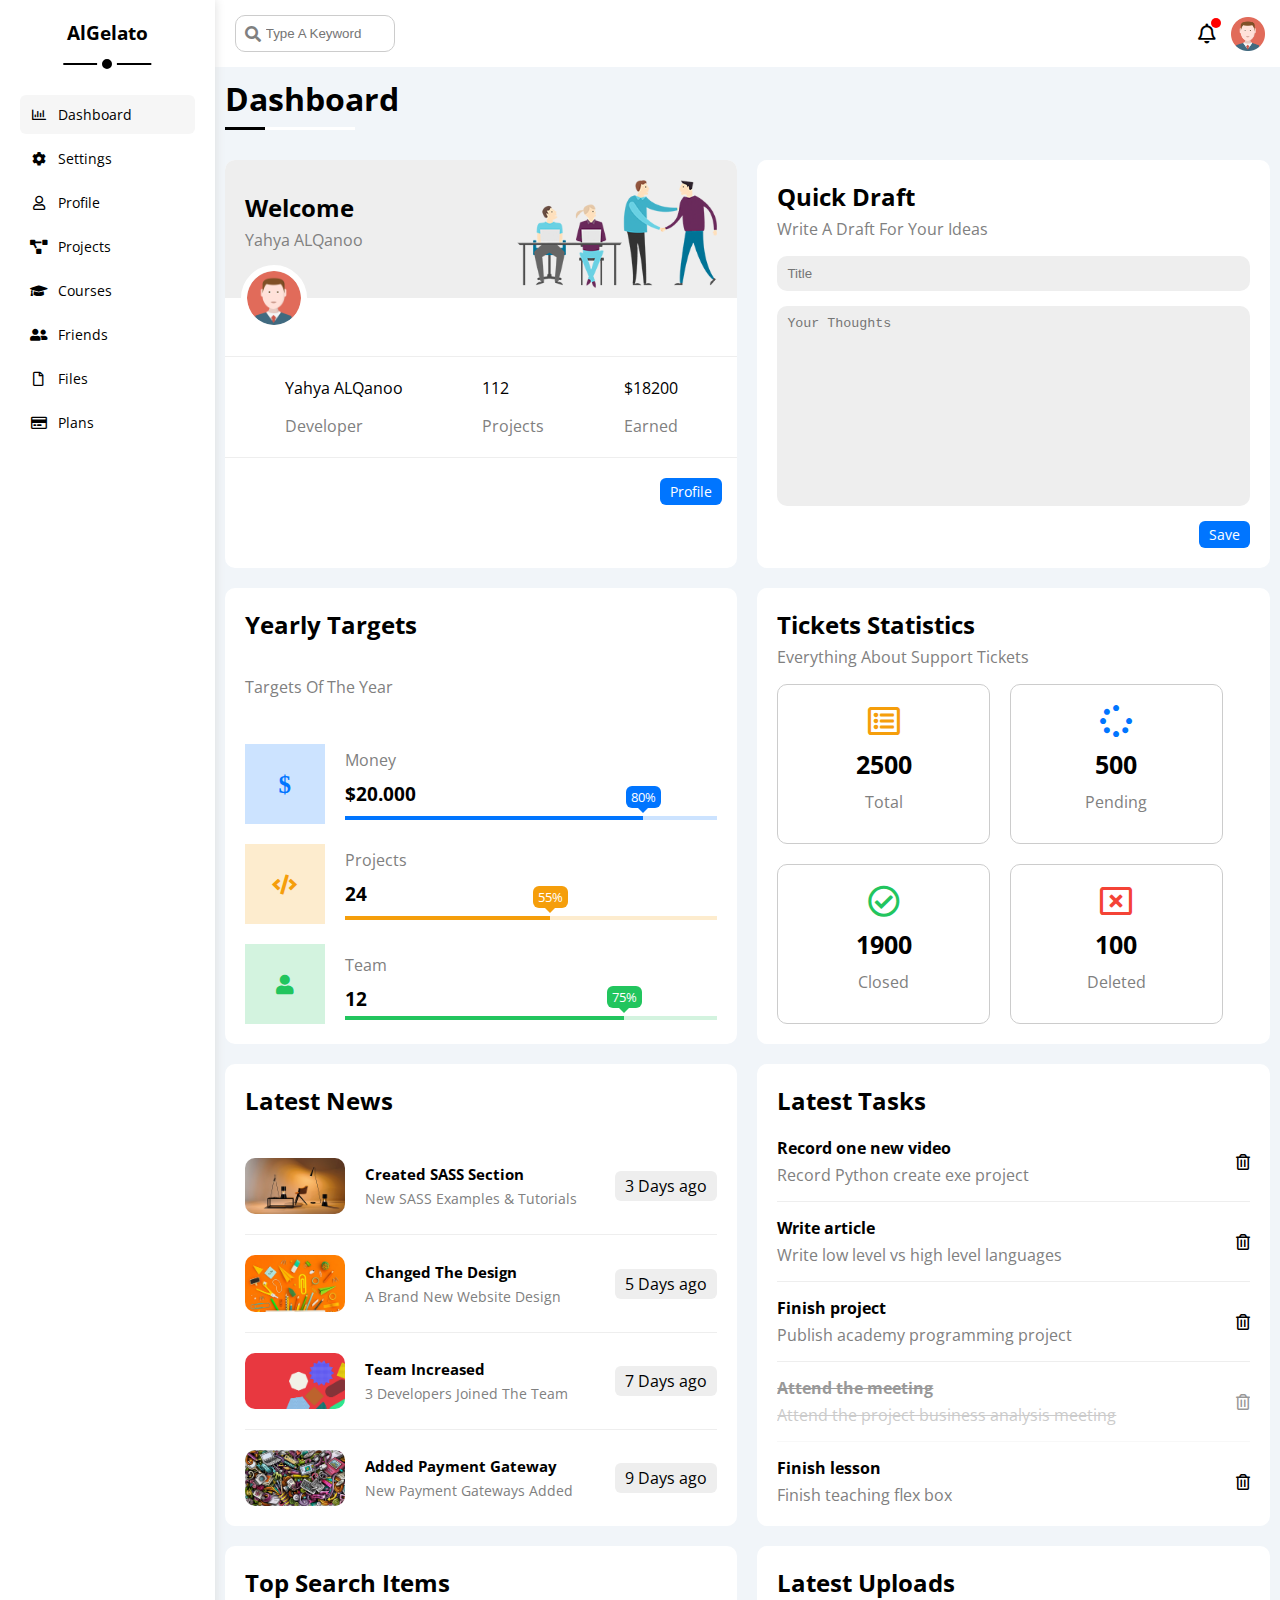
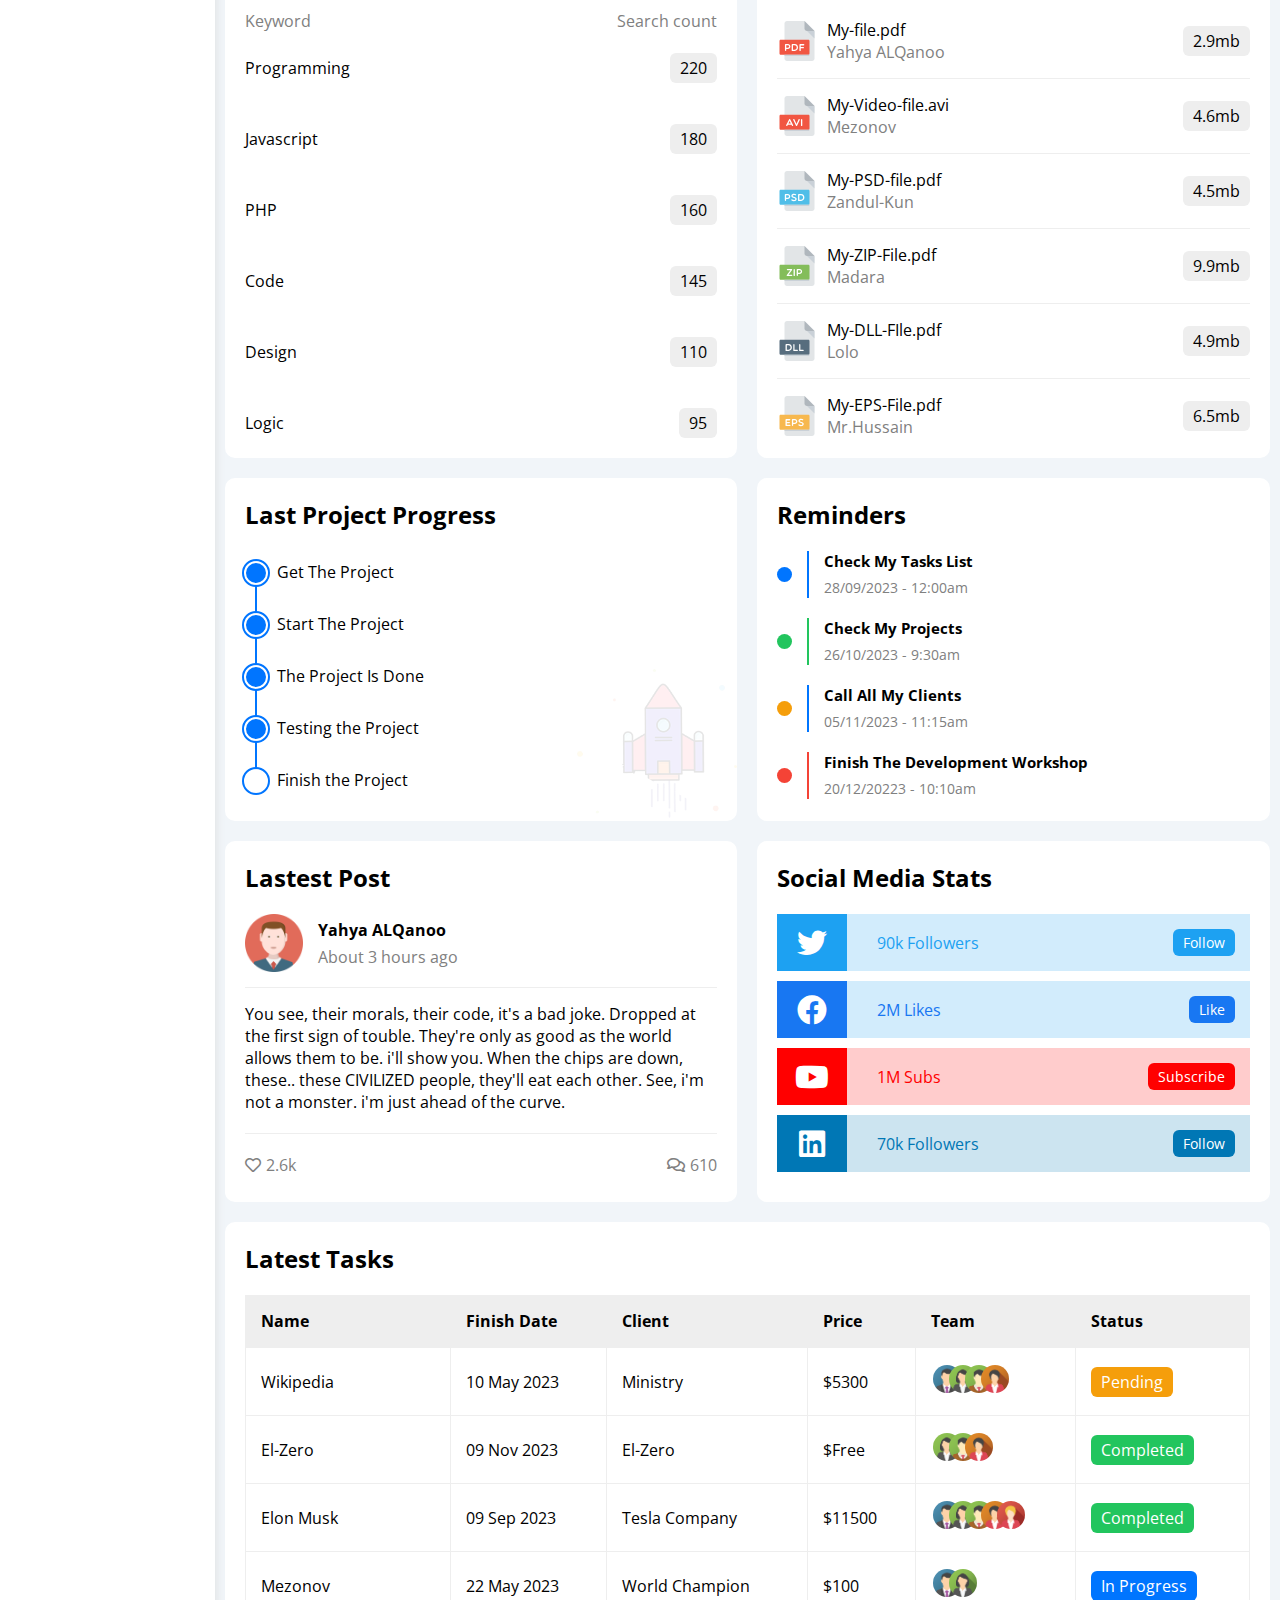
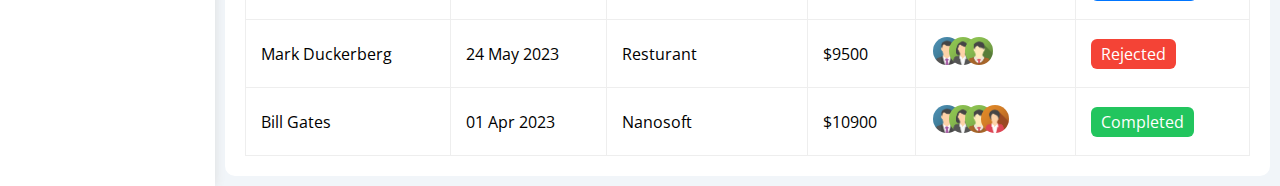
<file: index.html>
<!DOCTYPE html>
<html lang="en">

<head>
    <meta charset="UTF-8">
    <meta http-equiv="X-UA-Compatible" content="IE=edge">
    <meta name="viewport" content="width=device-width, initial-scale=1.0">
    <link rel="stylesheet" href="css/all.min.css">
    <link rel="stylesheet" href="css/framework.css">
    <link rel="stylesheet" href="css/style.css">
    <link rel="preconnect" href="https://fonts.googleapis.com">
    <link rel="preconnect" href="https://fonts.gstatic.com" crossorigin>
    <link href="https://fonts.googleapis.com/css2?family=Open+Sans:wght@300;500&display=swap" rel="stylesheet">
    <title>Dashboard</title>
</head>

<body>
    <div class="page d-flex">
        <div class="sidebar bg-white p-20 p-relative">
            <h3 class="p-relative txt-c mt-0">AlGelato</h3>
            <ul>
                <li>
                    <a class="active d-flex align-c fs-14 c-black rad-6 p-10" href="index.html">
                        <i class="fa-regular fa-chart-bar fa-fw"></i>
                        <span class="hide-mobile">Dashboard</span>
                    </a>
                </li>
                <li>
                    <a class="d-flex align-c fs-14 c-black rad-6 p-10" href="settings.html">
                        <i class="fa-solid fa-gear fa-fw"></i>
                        <span class="hide-mobile">Settings</span>
                    </a>
                </li>
                <li>
                    <a class="d-flex align-c fs-14 c-black rad-6 p-10" href="profile.html">
                        <i class="fa-regular fa-user fa-fw"></i>
                        <span class="hide-mobile">Profile</span>
                    </a>
                </li>
                <li>
                    <a class="d-flex align-c fs-14 c-black rad-6 p-10" href="projects.html">
                        <i class="fa-solid fa-diagram-project fa-fw"></i>
                        <span class="hide-mobile">Projects</span>
                    </a>
                </li>
                <li>
                    <a class="d-flex align-c fs-14 c-black rad-6 p-10" href="courses.html">
                        <i class="fa-solid fa-graduation-cap fa-fw"></i>
                        <span class="hide-mobile">Courses</span>
                    </a>
                </li>
                <li>
                    <a class="d-flex align-c fs-14 c-black rad-6 p-10" href="friends.html">
                        <i class="fa-solid fa-user-group fa-fw"></i>
                        <span class="hide-mobile">Friends</span>
                    </a>
                </li>
                <li>
                    <a class="d-flex align-c fs-14 c-black rad-6 p-10" href="files.html">
                        <i class="fa-regular fa-file fa-fw"></i>
                        <span class="hide-mobile">Files</span>
                    </a>
                </li>
                <li>
                    <a class="d-flex align-c fs-14 c-black rad-6 p-10" href="plans.html">
                        <i class="fa-regular fa-credit-card fa-fw"></i>
                        <span class="hide-mobile">Plans</span>
                    </a>
                </li>
            </ul>
        </div>
        <div class="content w-full overflow-h">
            <!-- Start Header -->
            <div class="header bg-white p-15 between-flex">
                <div class="search p-relative">
                    <input class="p-10 rad-10" type="search" placeholder="Type A Keyword">
                </div>
                <div class="icons d-flex align-c">
                    <span class="notification p-relative">
                        <i class="fa-regular fa-bell fa-lg"></i>
                    </span>
                    <img src="images/header.png" alt="AbdulJaleel">
                </div>
            </div>
            <!-- End Header -->
            <!-- Start Dashboard -->
            <div class="dashboard">
                <h1 class="main-heading">Dashboard</h1>
                <div class="welcome d-grid gap-20">
                    <!-- Start Welcome -->
                    <div class="welcome-box bg-white rad-10 overflow-h">
                        <div class="first bg-eee between-flex p-20">
                            <div class="welcome-text">
                                <h2>Welcome</h2>
                                <p class="mt-5 c-grey">Yahya ALQanoo</p>
                            </div>
                            <img class="hide-mobile " src="images/welcome.png" alt="Welcome-Image!">
                        </div>
                        <img src="images/header.png" alt="" class="welcome-profile-image">
                        <div class="details around-flex mt-20 mb-20 border-top border-bottom p-20">
                            <div>
                                Yahya ALQanoo
                                <p class="c-grey mb-0">Developer</p>
                            </div>
                            <div>
                                112
                                <p class="c-grey mb-0">Projects</p>
                            </div>
                            <div>
                                $18200
                                <p class="c-grey mb-0">Earned</p>
                            </div>
                        </div>
                        <div>
                            <a class="visit d-block bg-blue c-white fs-14 btn-shape w-fit"
                                href="profile.html">Profile</a>
                        </div>
                    </div>
                    <!-- End Welcome  -->
                    <!-- Start Draft -->
                    <div class="quick-draft p-20 bg-white flex-column-between rad-10"   >
                        <h2 class="mt-0 mb-0">Quick Draft</h2>
                        <p class="mt-5 c-grey">Write A Draft For Your Ideas</p>
                        <input class="bg-eee outline-none border-none p-10 rad-10 mb-15" type="text"
                            placeholder="Title">
                        <textarea class="bg-eee outline-none border-none p-10 rad-10 mb-15 thoughts" type="text"
                            placeholder="Your Thoughts"></textarea>
                        <a class="save d-block bg-blue c-white fs-14 btn-shape w-fit" href="">Save</a>
                    </div>
                    <!-- End Draft -->
                    <!-- Start Yearly Targets -->
                    <div class="yearly p-20 bg-white flex-column-between rad-10">
                        <h2 class="mt-0 mb-0">Yearly Targets</h2>
                        <p class="mt-5 c-grey">Targets Of The Year</p>
                        <div class="icons flex-column-between gap-20">
                            <div class="money between-flex gap-20">
                                <div class="icon center-flex">
                                    <i class="fa-solid fa-dollar-sign fa-lg c-blue fs-25"></i>
                                </div>
                                <div class="details flex">
                                    <p class="c-grey m-0">Money</p>
                                    <h3 class="mt-10 mb-10">$20.000</h3>
                                    <div class="progress bg-blue">
                                        <span class="bg-blue d-block" style="width: 80%;"></span>
                                    </div>
                                </div>
                            </div>
                            <div class="projects-target between-flex gap-20">
                                <div class="icon center-flex">
                                    <i class="fa-solid fa-code fa-lg c-orange "></i>
                                </div>
                                <div class="details flex">
                                    <p class="c-grey m-0">Projects</p>
                                    <h3 class="mt-10 mb-10">24</h3>
                                    <div class="progress bg-orange">
                                        <span class="bg-orange d-block" style="width: 55%;"></span>
                                    </div>
                                </div>
                            </div>
                            <div class="team between-flex gap-20">
                                <div class="icon center-flex">
                                    <i class="fa-solid fa-user fa-lg c-green"></i>
                                </div>
                                <div class="details flex">
                                    <p class="c-grey mt-5 mb-10">Team</p>
                                    <h3 class="mt-0 mb-5">12</h3>
                                    <div class="progress bg-green">
                                        <span class="bg-green d-block" style="width: 75%;"></span>
                                    </div>
                                </div>
                            </div>
                        </div>
                    </div>
                    <!-- End Yearly Targets -->
                    <!-- Start Tickets -->
                    <div class="tickets p-20 bg-white flex-column-between rad-10">
                        <h2 class="mt-0 mb-0">Tickets Statistics</h2>
                        <p class="mt-5 c-grey">Everything About Support Tickets</p>
                        <div class="container rad-10 d-flex txt-c gap-20 flex-wrap">
                            <div class="total flex-column-between p-20 rad-10 border-ccc" style="width: 45%;">
                                <i class="fa-regular fa-rectangle-list fa-2x mb-10 c-orange"></i>
                                <span class="fw-bold fs-25">2500</span>
                                <p class="c-grey mt-10 mb-10">Total</p>
                            </div>
                            <div class="pending flex-column-between p-20 rad-10 border-ccc" style="width: 45%;">
                                <i class="fa-solid fa-spinner fa-2x mb-10 c-blue"></i>
                                <span class="fw-bold fs-25">500</span>
                                <p class="c-grey mt-10 mb-10">Pending</p>
                            </div>
                            <div class="closed flex-column-between p-20 rad-10 border-ccc" style="width: 45%;">
                                <i class="fa-regular fa-circle-check fa-2x mb-10 c-green"></i>
                                <span class="fw-bold fs-25">1900</span>
                                <p class="c-grey mt-10 mb-10">Closed</p>
                            </div>
                            <div class="deleted flex-column-between p-20 rad-10 border-ccc" style="width: 45%;">
                                <i class="fa-regular fa-rectangle-xmark fa-2x mb-10 c-red"></i>
                                <span class="fw-bold fs-25">100</span>
                                <p class="c-grey mt-10 mb-10">Deleted</p>
                            </div>
                        </div>
                    </div>
                    <!-- End Tickets -->
                    <!-- Start News -->
                    <div class="news p-20 bg-white flex-column-between rad-10">
                        <h2 class="mt-0 mb-20">Latest News</h2>
                        <div class="content">
                            <div class="box d-flex align-c border-bottom mb-20 ">
                                <div class="news-image">
                                    <img class="w-100 rad-10" src="images/news-01.png" alt="">
                                </div>
                                <div class="text flex">
                                    <h3 class="mt-0 mb-0">Created SASS Section</h3>
                                    <p class="mt-5 mb-0 c-grey fs-14">New SASS Examples & Tutorials</p>
                                </div>
                                <span class="btn-shape bg-eee  c-black">3 Days ago</span>
                            </div>
                            <div class="box d-flex align-c border-bottom mb-20">
                                <div class="news-image">
                                    <img class="w-100 rad-10" src="images/news-02.png" alt="">
                                </div>
                                <div class="text flex">
                                    <h3 class="mt-0 mb-0">Changed The Design</h3>
                                    <p class="mt-5 mb-0 c-grey fs-14">A Brand New Website Design</p>
                                </div>
                                <span class="btn-shape bg-eee c-black">5 Days ago</span>
                            </div>
                            <div class="box d-flex align-c border-bottom mb-20">
                                <div class="news-image">
                                    <img class="w-100 rad-10" src="images/news-03.png" alt="">
                                </div>
                                <div class="text flex">
                                    <h3 class="mt-0 mb-0">Team Increased</h3>
                                    <p class="mt-5 mb-0 c-grey fs-14">3 Developers Joined The Team</p>
                                </div>
                                <span class="btn-shape bg-eee  c-black">7 Days ago</span>
                            </div>
                            <div class="box d-flex align-c">
                                <div class="news-image">
                                    <img class="w-100 rad-10" src="images/news-04.png" alt="">
                                </div>
                                <div class="text flex">
                                    <h3 class="mt-0 mb-0">Added Payment Gateway</h3>
                                    <p class="mt-5 mb-0 c-grey fs-14">New Payment Gateways Added</p>
                                </div>
                                <span class="btn-shape bg-eee  c-black">9 Days ago</span>
                            </div>
                        </div>
                    </div>
                    <!-- End News -->
                    <!-- Start Tasks -->
                    <div class="tasks p-20 bg-white flex-column-between rad-10">
                        <h2 class="mt-0 mb-20">Latest Tasks</h2>
                        <div class="box border-bottom between-flex mb-15 pb-15 ">
                            <div class="text flex">
                                <h3 class="mb-5 fs-16 mt-0">Record one new video</h3>
                                <p class="mt-0 mb-0 c-grey">Record Python create exe project</p>
                            </div>
                            <i class="fa-regular fa-trash-can trash"></i>
                        </div>
                        <div class="box border-bottom between-flex mb-15 pb-15">
                            <div class="text flex">
                                <h3 class="mb-5 fs-16 mt-0">Write article</h3>
                                <p class="mt-0 mb-0 c-grey">Write low level vs high level languages</p>
                            </div>
                            <i class="fa-regular fa-trash-can trash"></i>
                        </div>
                        <div class="box border-bottom between-flex mb-15 pb-15 ">
                            <div class="text flex">
                                <h3 class="mb-5 fs-16 mt-0">Finish project</h3>
                                <p class="mt-0 mb-0 c-grey">Publish academy programming project</p>
                            </div>
                            <i class="fa-regular fa-trash-can trash"></i>
                        </div>
                        <div class="box deleted border-bottom between-flex mb-15 pb-15 ">
                            <div class="text flex">
                                <h3 class="mb-5 fs-16 mt-0">Attend the meeting</h3>
                                <p class="mt-0 mb-0 c-grey ">Attend the project business analysis meeting</p>
                            </div>
                            <i class="fa-regular fa-trash-can trash"></i>
                        </div>
                        <div class="box border-bottom between-flex mb-15 pb-15 ">
                            <div class="text flex">
                                <h3 class="mb-5 fs-16 mt-0">Finish lesson</h3>
                                <p class="mt-0 mb-0 c-grey ">Finish teaching flex box</p>
                            </div>
                            <i class="fa-regular fa-trash-can trash"></i>
                        </div>
                    </div>
                    <!-- End Tasks -->
                    <!-- Start Search -->
                    <div class="search p-20 bg-white flex-column-between rad-10">
                        <h2 class="mt-0 mb-0">Top Search Items</h2>
                        <div class="between-flex c-grey mb-10 ">
                            <div>Keyword</div>
                            <div>Search count</div>
                        </div>
                        <div class="between-flex pb-15 mb-15">
                            <p>Programming</p><span class="btn-shape d-block bg-eee">220</span>
                        </div>
                        <div class="between-flex pb-15 mb-15">
                            <p>Javascript</p><span class="btn-shape d-block bg-eee">180</span>
                        </div>
                        <div class="between-flex pb-15 mb-15">
                            <p>PHP</p><span class="btn-shape d-block bg-eee">160</span>
                        </div>
                        <div class="between-flex pb-15 mb-15">
                            <p>Code</p><span class="btn-shape d-block bg-eee">145</span>
                        </div>
                        <div class="between-flex pb-15 mb-15">
                            <p>Design</p><span class="btn-shape d-block bg-eee">110</span>
                        </div>
                        <div class="between-flex pb-0 mb-0">
                            <p class=>Logic</p><span class="btn-shape d-block bg-eee">95</span>
                        </div>
                        <!-- End Search -->
                    </div>
                    <!-- Start Upload -->
                    <div class="upload p-20 bg-white flex-column-between rad-10">
                        <h2 class="mt-0 mb-20">Latest Uploads</h2>
                        <div class="box between-flex pb-15 mb-15 border-bottom">
                            <img src="images/pdf.svg" alt="">
                            <div class="text flex">
                                <div>My-file.pdf</div>
                                <p class="c-grey m-0">Yahya ALQanoo</p>
                            </div>
                            <span class="btn-shape bg-eee">2.9mb</span>
                        </div>
                        <div class="box between-flex pb-15 mb-15 border-bottom">
                            <img src="images/avi.svg" alt="">
                            <div class="text flex">
                                <div>My-Video-file.avi</div>
                                <p class="c-grey m-0">Mezonov</p>
                            </div>
                            <span class="btn-shape bg-eee">4.6mb</span>
                        </div>
                        <div class="box between-flex pb-15 mb-15 border-bottom">
                            <img src="images/psd.svg" alt="">
                            <div class="text flex">
                                <div>My-PSD-file.pdf</div>
                                <p class="c-grey m-0">Zandul-Kun</p>
                            </div>
                            <span class="btn-shape bg-eee">4.5mb</span>
                        </div>
                        <div class="box between-flex pb-15 mb-15 border-bottom">
                            <img src="images/zip.svg" alt="">
                            <div class="text flex">
                                <div>My-ZIP-File.pdf</div>
                                <p class="c-grey m-0">Madara</p>
                            </div>
                            <span class="btn-shape bg-eee">9.9mb</span>
                        </div>
                        <div class="box between-flex pb-15 mb-15 border-bottom">
                            <img src="images/dll.svg" alt="">
                            <div class="text flex">
                                <div>My-DLL-FIle.pdf</div>
                                <p class="c-grey m-0">Lolo</p>
                            </div>
                            <span class="btn-shape bg-eee">4.9mb</span>
                        </div>
                        <div class="box between-flex  border-bottom">
                            <img src="images/eps.svg" alt="">
                            <div class="text flex">
                                <div>My-EPS-File.pdf</div>
                                <p class="c-grey m-0">Mr.Hussain</p>
                            </div>
                            <span class="btn-shape bg-eee">6.5mb</span>
                        </div>
                    </div>
                    <!-- End Upload -->
                    <!-- Start Project -->
                    <div class="project p-20 bg-white  rad-10 p-relative">
                        <h2 class="mt-0 mb-20">Last Project Progress</h2>
                        <div class="box">
                            <ul class="last-project m-0">
                                <li>Get The Project</li>
                                <li>Start The Project</li>
                                <li>The Project Is Done</li>
                                <li>Testing the Project</li>
                                <li>Finish the Project</li>
                            </ul>
                            <div class="project-image">
                                <img class="hide-mobile" src="images/project.png" alt="">
                            </div>
                        </div>
                    </div>
                    <!-- End Project -->
                    <!-- Start Reminder -->
                    <div class="reminder p-20 bg-white rad-10">
                        <h2 class="mt-0 mb-20">Reminders</h2>
                        <ul class="reminder-list m-0">
                            <li>
                                <div class="box start-flex pb-20">
                                    <span class="rad-50 bg-blue mr-15 d-block"></span>
                                    <div class="reminder-text pl-15 blue">
                                        <p class="mt-0 mb-5 fs-15 fw-bold">Check My Tasks List</p>
                                        <span class="reminder-time c-grey fs-14">
                                            28/09/2023 - 12:00am
                                        </span>
                                    </div>
                                </div>
                                <div class="box start-flex pb-20">
                                    <span class="rad-50 bg-green mr-15 d-block"></span>
                                    <div class="reminder-text pl-15 green">
                                        <p class="mt-0 mb-5 fs-15 fw-bold">Check My Projects</p>
                                        <span class="reminder-time c-grey fs-14">
                                            26/10/2023 - 9:30am
                                        </span>
                                    </div>
                                </div>
                                <div class="box start-flex pb-20">
                                    <span class="rad-50 bg-orange mr-15 d-block"></span>
                                    <div class="reminder-text pl-15 orang">
                                        <p class="mt-0 mb-5 fs-15 fw-bold">Call All My Clients</p>
                                        <span class="reminder-time c-grey fs-14">
                                            05/11/2023 - 11:15am
                                        </span>
                                    </div>
                                </div>
                                <div class="box start-flex pb-0">
                                    <span class="rad-50 bg-red mr-15 d-block"></span>
                                    <div class="reminder-text pl-15 red">
                                        <p class="mt-0 mb-5 fs-15 fw-bold">Finish The Development Workshop</p>
                                        <span class="reminder-time c-grey fs-14">
                                            20/12/20223 - 10:10am
                                        </span>
                                    </div>
                                </div>
                            </li>
                        </ul>
                    </div>
                    <!-- End Reminder -->
                    <!-- Start Post -->
                    <div class="post p-20 bg-white  rad-10 p-relative">
                        <h2 class="mt-0 mb-20">Lastest Post</h2>
                        <div class="top d-flex align-c text-center-mobile">
                            <img class="mr-15" src="images/header.png" alt="">
                            <div class="name">
                                <p class="mt-0 mb-5 fw-bold">Yahya ALQanoo</p>
                                <span class="c-grey"> About 3 hours ago</span>
                            </div>
                        </div>
                        <div class="post-text pt-15 mt-15 pb-20 mb-20 text-center-mobile">
                            You see, their morals, their code, it's a bad joke. Dropped at the first sign of touble.
                            They're only as good as the world allows them to be. i'll show you. When the chips are down,
                            these.. these CIVILIZED people, they'll eat each other. See, i'm not a monster. i'm just
                            ahead of the curve.
                        </div>
                        <div class=" between-flex c-grey">
                            <div class="likes"><i class="fa-regular fa-heart mr-5"></i>2.6k</div>
                            <div class="comments"><i class="fa-regular fa-comments mr-5"></i>610</div>
                        </div>
                    </div>
                    <!-- End Post -->
                    <!-- Start Social Media -->
                    <div class="social-media p-20 bg-white  rad-10 p-relative">
                        <h2 class="mt-0 mb-20">Social Media Stats</h2>
                        <div class="twitter between-flex p-relative p-15 mb-10">
                            <i class="fa-brands fa-twitter c-white"></i>
                            <p class="m-0">90k Followers</p>
                            <span class="twitter-follow btn-shape fs-14 c-white">Follow</span>
                        </div>
                        <div class="facebook between-flex p-relative p-15 mb-10">
                            <i class="fa-brands fa-facebook c-white"></i>
                            <p class="m-0">2M Likes</p>
                            <span class="facebook-follow btn-shape fs-14 c-white">Like</span>
                        </div>
                        <div class="youtube between-flex p-relative p-15 mb-10">
                            <i class="fa-brands fa-youtube c-white"></i>
                            <p class="m-0">1M Subs</p>
                            <span class="youtube-follow btn-shape fs-14 c-white">Subscribe</span>
                        </div>
                        <div class="linkedin between-flex p-relative p-15 mb-10">
                            <i class="fa-brands fa-linkedin c-white"></i>
                            <p class="m-0">70k Followers</p>
                            <span class="linkedin-follow btn-shape fs-14 c-white">Follow</span>
                        </div>
                    </div>
                    <!-- End Social Media -->
                </div>
                <!-- Start Project-Table-->
                <div class="project-table">
                    <div class="project-table p-20 bg-white rad-10 mt-20">
                        <h2 class="mt-0 mb-20">Latest Tasks</h2>
                        <table class="w-full">
                            <thead>
                                <tr class=" table-heading bg-eee fw-bold">
                                    <td>Name</td>
                                    <td>Finish Date</td>
                                    <td>Client</td>
                                    <td>Price</td>
                                    <td>Team</td>
                                    <td>Status</td>
                                </tr>
                            </thead>
                            <tbody>
                                <tr>
                                    <td data-label="Name">Wikipedia</td>
                                    <td data-label="Finish Date">10 May 2023</td>
                                    <td data-label="Client">Ministry</td>
                                    <td data-label="Price">$5300</td>
                                    <td data-label="Team">
                                        <img src="images/team-01.png" alt="">
                                        <img src="images/team-02.png" alt="">
                                        <img src="images/team-03.png" alt="">
                                        <img src="images/team-04.png" alt="">
                                    </td>
                                    <td data-label="Status"><span class="btn-shape c-white bg-orange">Pending</span>
                                    </td>
                                </tr>
                                <tr>
                                    <td data-label="Name">El-Zero</td>
                                    <td data-label="Finish Date">09 Nov 2023</td>
                                    <td data-label="Client">El-Zero</td>
                                    <td data-label="Price">$Free</td>
                                    <td data-label="Team">
                                        <img src="images/team-02.png" alt="">
                                        <img src="images/team-03.png" alt="">
                                        <img src="images/team-04.png" alt="">
                                    </td>
                                    <td data-label="Status"><span class="btn-shape c-white bg-green">Completed</span>
                                    </td>
                                </tr>
                                <tr>
                                    <td data-label="Name">Elon Musk</td>
                                    <td data-label="Finish Date">09 Sep 2023</td>
                                    <td data-label="Client">Tesla Company</td>
                                    <td data-label="Price">$11500</td>
                                    <td data-label="Team">
                                        <img src="images/team-01.png" alt="">
                                        <img src="images/team-02.png" alt="">
                                        <img src="images/team-03.png" alt="">
                                        <img src="images/team-04.png" alt="">
                                        <img src="images/team-05.png" alt="">
                                    </td>
                                    <td data-label="Status"><span class="btn-shape c-white bg-green">Completed</span>
                                    </td>
                                </tr>
                                <tr>
                                    <td data-label="Name">Mezonov</td>
                                    <td data-label="Finish Date">22 May 2023</td>
                                    <td data-label="Client">World Champion</td>
                                    <td data-label="Price">$100</td>
                                    <td data-label="Team">
                                        <img src="images/team-01.png" alt="">
                                        <img src="images/team-02.png" alt="">
                                    </td>
                                    <td data-label="Status"><span class="btn-shape c-white bg-blue">In
                                            Progress</span></td>
                                </tr>
                                <tr>
                                    <td data-label="Name">Mark Duckerberg</td>
                                    <td data-label="Finish Date">24 May 2023</td>
                                    <td data-label="Client">Resturant</td>
                                    <td data-label="Price">$9500</td>
                                    <td data-label="Team">
                                        <img src="images/team-01.png" alt="">
                                        <img src="images/team-02.png" alt="">
                                        <img src="images/team-03.png" alt="">
                                    </td>
                                    <td data-label="Status"><span class="btn-shape c-white bg-red">Rejected</span>
                                    </td>
                                </tr>
                                <tr>
                                    <td data-label="Name">Bill Gates</td>
                                    <td data-label="Finish Date">01 Apr 2023</td>
                                    <td data-label="Client">Nanosoft</td>
                                    <td data-label="Price">$10900</td>
                                    <td data-label="Team">
                                        <img src="images/team-01.png" alt="">
                                        <img src="images/team-02.png" alt="">
                                        <img src="images/team-03.png" alt="">
                                        <img src="images/team-04.png" alt="">
                                    </td>
                                    <td data-label="Status"><span class="btn-shape c-white bg-green">Completed</span>
                                    </td>
                                </tr>
                            </tbody>
                        </table>
                    </div>
                </div>
                <!-- End Project-Table-->
                <!-- End Dashboard -->

</body>

</html>
</file>
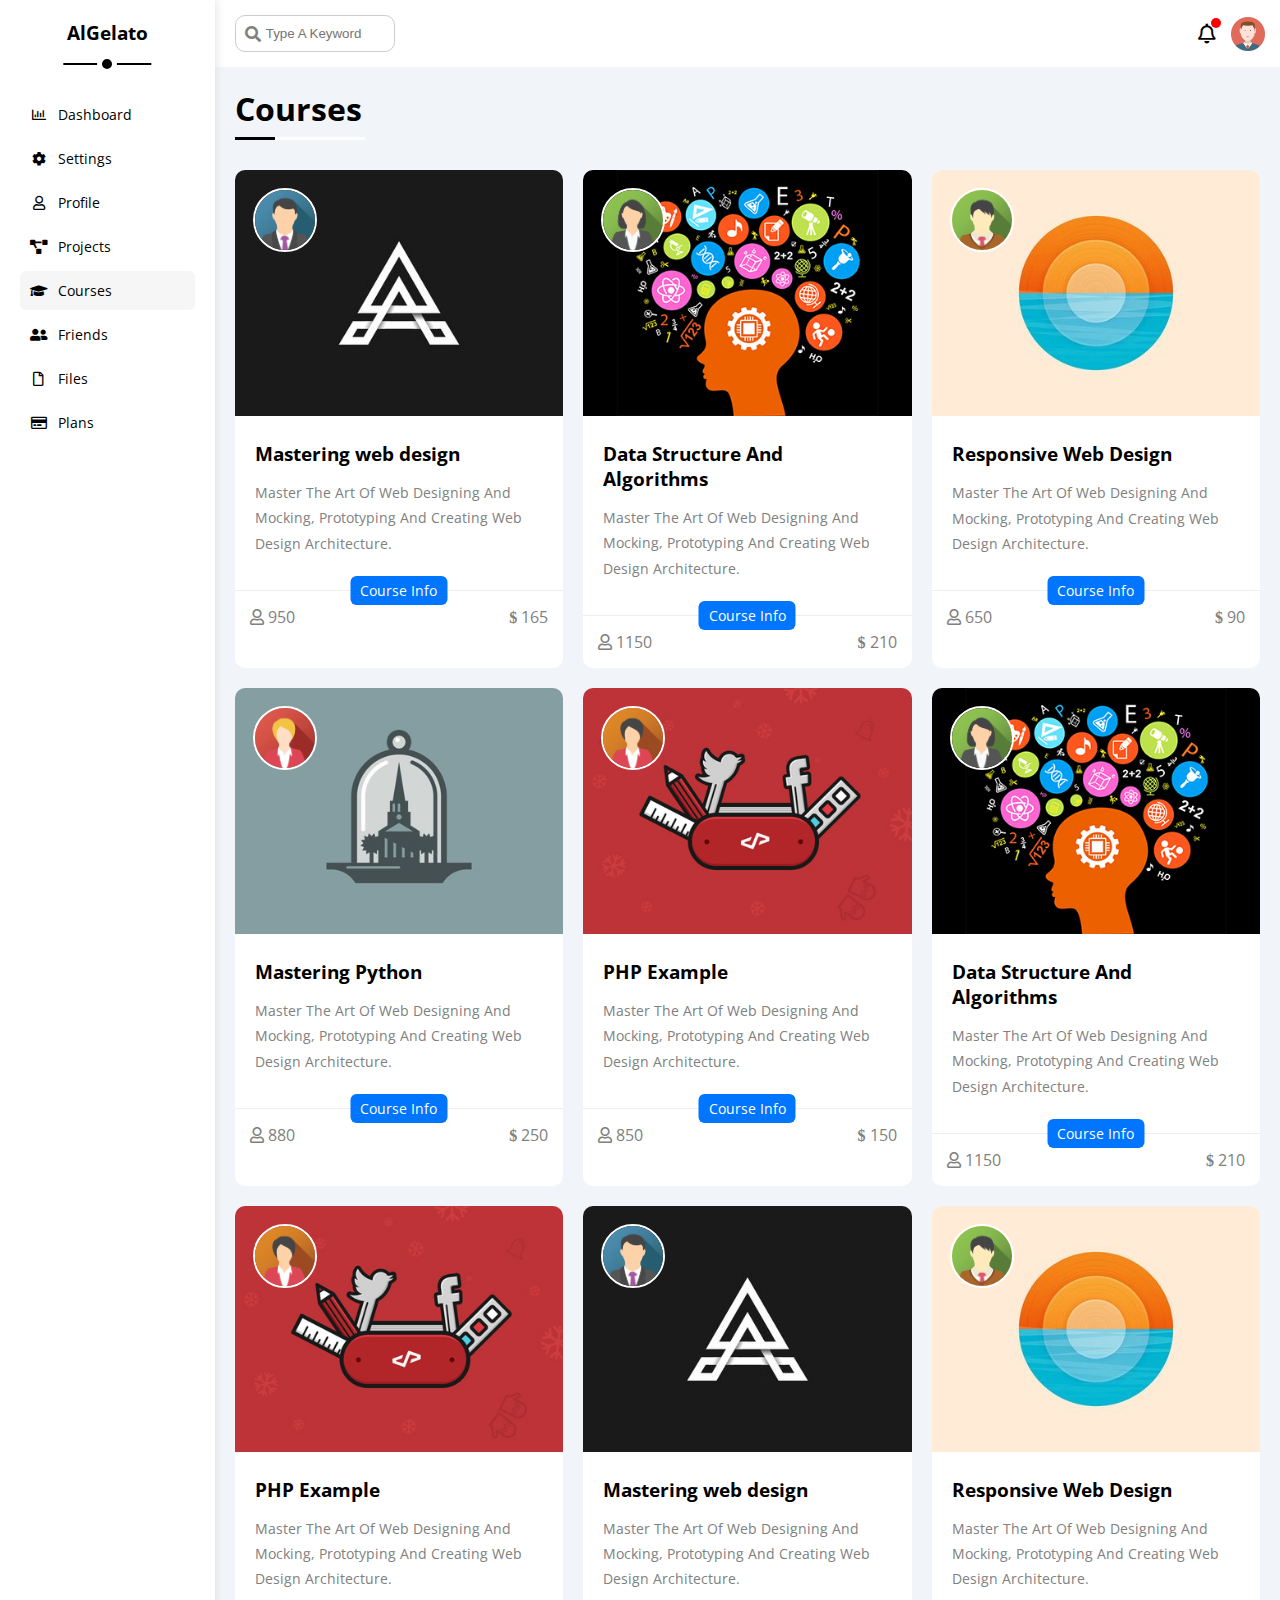
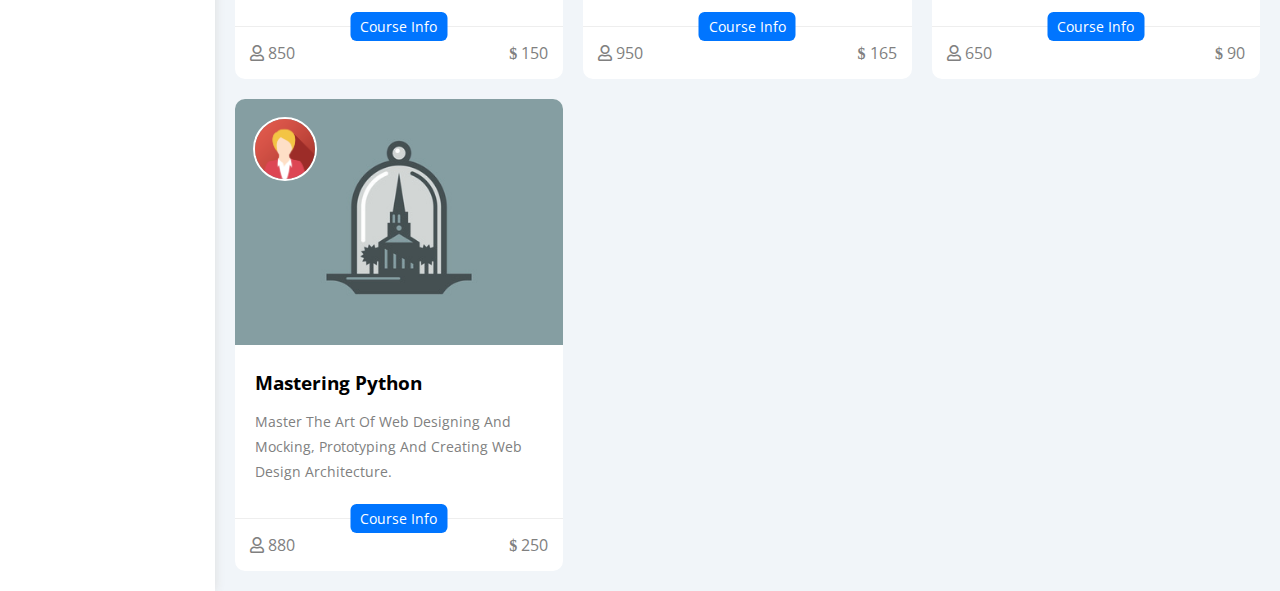
<file: courses.html>
<!DOCTYPE html>
<html lang="en">

<head>
    <meta charset="UTF-8">
    <meta http-equiv="X-UA-Compatible" content="IE=edge">
    <meta name="viewport" content="width=device-width, initial-scale=1.0">
    <link rel="stylesheet" href="css/all.min.css">
    <link rel="stylesheet" href="css/framework.css">
    <link rel="stylesheet" href="css/style.css">
    <link rel="preconnect" href="https://fonts.googleapis.com">
    <link rel="preconnect" href="https://fonts.gstatic.com" crossorigin>
    <link href="https://fonts.googleapis.com/css2?family=Open+Sans:wght@300;500&display=swap" rel="stylesheet">
    <title>Courses</title>
</head>

<body>
    <div class="page d-flex">
        <div class="sidebar bg-white p-20 p-relative">
            <h3 class="p-relative txt-c mt-0">AlGelato</h3>
            <ul>
                <li>
                    <a class=" d-flex align-c fs-14 c-black rad-6 p-10" href="index.html">
                        <i class="fa-regular fa-chart-bar fa-fw"></i>
                        <span class="hide-mobile">Dashboard</span>
                    </a>
                </li>
                <li>
                    <a class=" d-flex align-c fs-14 c-black rad-6 p-10" href="settings.html">
                        <i class="fa-solid fa-gear fa-fw"></i>
                        <span class="hide-mobile">Settings</span>
                    </a>
                </li>
                <li>
                    <a class="d-flex align-c fs-14 c-black rad-6 p-10" href="profile.html">
                        <i class="fa-regular fa-user fa-fw"></i>
                        <span class="hide-mobile">Profile</span>
                    </a>
                </li>
                <li>
                    <a class=" d-flex align-c fs-14 c-black rad-6 p-10" href="projects.html">
                        <i class="fa-solid fa-diagram-project fa-fw"></i>
                        <span class="hide-mobile">Projects</span>
                    </a>
                </li>
                <li>
                    <a class="active d-flex align-c fs-14 c-black rad-6 p-10" href="courses.html">
                        <i class="fa-solid fa-graduation-cap fa-fw"></i>
                        <span class="hide-mobile">Courses</span>
                    </a>
                </li>
                <li>
                    <a class="d-flex align-c fs-14 c-black rad-6 p-10" href="friends.html">
                        <i class="fa-solid fa-user-group fa-fw"></i>
                        <span class="hide-mobile">Friends</span>
                    </a>
                </li>
                <li>
                    <a class="d-flex align-c fs-14 c-black rad-6 p-10" href="files.html">
                        <i class="fa-regular fa-file fa-fw"></i>
                        <span class="hide-mobile">Files</span>
                    </a>
                </li>
                <li>
                    <a class="d-flex align-c fs-14 c-black rad-6 p-10" href="plans.html">
                        <i class="fa-regular fa-credit-card fa-fw"></i>
                        <span class="hide-mobile">Plans</span>
                    </a>
                </li>
            </ul>
        </div>
        <div class="content w-full overflow-h">
            <!-- Start Header -->
            <div class="header bg-white p-15 between-flex">
                <div class="search p-relative">
                    <input class="p-10 rad-10" type="search" placeholder="Type A Keyword">
                </div>
                <div class="icons d-flex align-c">
                    <span class="notification p-relative">
                        <i class="fa-regular fa-bell fa-lg"></i>
                    </span>
                    <img src="images/header.png" alt="AbdulJaleel">
                </div>
            </div>
            <!-- End Header -->
            <!-- Start Courses -->
            <div class="courses-section p-20">
                <h1 class="main-heading">Courses</h1>
                <div class="courses">
                    <div class="courses-box bg-white rad-10 p-relative overflow-h">
                        <img class="cover" src="images/course-01.jpg" alt="">
                        <img class="avatar" src="images/team-01.png" alt="">
                        <div class="courses-text p-20">
                            <h3 class="mt-0 mb-0">Mastering web design</h3>
                            <p class="c-grey fs-14">Master The Art Of Web Designing And Mocking,
                                Prototyping And Creating Web
                                Design Architecture.</p>
                        </div>
                        <div class="courses-footer between-flex p-15 border-top p-relative">
                            <span class="c-grey"><i class="fa-regular fa-user"></i> 950</span>
                            <span class="c-grey"><i class="fa-solid fa-dollar-sign"></i> 165</span>
                        </div>
                    </div>
                    <div class="courses-box bg-white rad-10 p-relative overflow-h">
                        <img class="cover" src="images/course-02.jpg" alt="">
                        <img class="avatar" src="images/team-02.png" alt="">
                        <div class="courses-text p-20">
                            <h3 class="mt-0 mb-0">Data Structure And Algorithms</h3>
                            <p class="c-grey fs-14">Master The Art Of Web Designing And Mocking,
                                Prototyping And Creating Web
                                Design Architecture.</p>
                        </div>
                        <div class="courses-footer between-flex p-15 border-top p-relative">
                            <span class="c-grey"><i class="fa-regular fa-user"></i> 1150</span>
                            <span class="c-grey"><i class="fa-solid fa-dollar-sign"></i> 210</span>
                        </div>
                    </div>
                    <div class="courses-box bg-white rad-10 p-relative overflow-h">
                        <img class="cover" src="images/course-03.jpg" alt="">
                        <img class="avatar" src="images/team-03.png" alt="">
                        <div class="courses-text p-20">
                            <h3 class="mt-0 mb-0">Responsive Web Design</h3>
                            <p class="c-grey fs-14">Master The Art Of Web Designing And Mocking,
                                Prototyping And Creating Web
                                Design Architecture.</p>
                        </div>
                        <div class="courses-footer between-flex p-15 border-top p-relative">
                            <span class="c-grey"><i class="fa-regular fa-user"></i> 650</span>
                            <span class="c-grey"><i class="fa-solid fa-dollar-sign"></i> 90</span>
                        </div>
                    </div>
                    <div class="courses-box bg-white rad-10 p-relative overflow-h">
                        <img class="cover" src="images/course-04.jpg" alt="">
                        <img class="avatar" src="images/team-05.png" alt="">
                        <div class="courses-text p-20">
                            <h3 class="mt-0 mb-0">Mastering Python</h3>
                            <p class="c-grey fs-14">Master The Art Of Web Designing And Mocking,
                                Prototyping And Creating Web
                                Design Architecture.</p>
                        </div>
                        <div class="courses-footer between-flex p-15 border-top p-relative">
                            <span class="c-grey"><i class="fa-regular fa-user"></i> 880</span>
                            <span class="c-grey"><i class="fa-solid fa-dollar-sign"></i> 250</span>
                        </div>
                    </div>
                    <div class="courses-box bg-white rad-10 p-relative overflow-h">
                        <img class="cover" src="images/course-05.jpg" alt="">
                        <img class="avatar" src="images/team-04.png" alt="">
                        <div class="courses-text p-20">
                            <h3 class="mt-0 mb-0">PHP Example</h3>
                            <p class="c-grey fs-14">Master The Art Of Web Designing And Mocking,
                                Prototyping And Creating Web
                                Design Architecture.</p>
                        </div>
                        <div class="courses-footer between-flex p-15 border-top p-relative">
                            <span class="c-grey"><i class="fa-regular fa-user"></i> 850</span>
                            <span class="c-grey"><i class="fa-solid fa-dollar-sign"></i> 150</span>
                        </div>
                    </div>
                    <div class="courses-box bg-white rad-10 p-relative overflow-h">
                        <img class="cover" src="images/course-02.jpg" alt="">
                        <img class="avatar" src="images/team-02.png" alt="">
                        <div class="courses-text p-20">
                            <h3 class="mt-0 mb-0">Data Structure And Algorithms</h3>
                            <p class="c-grey fs-14">Master The Art Of Web Designing And Mocking,
                                Prototyping And Creating Web
                                Design Architecture.</p>
                        </div>
                        <div class="courses-footer between-flex p-15 border-top p-relative">
                            <span class="c-grey"><i class="fa-regular fa-user"></i> 1150</span>
                            <span class="c-grey"><i class="fa-solid fa-dollar-sign"></i> 210</span>
                        </div>
                    </div>
                    <div class="courses-box bg-white rad-10 p-relative overflow-h">
                        <img class="cover" src="images/course-05.jpg" alt="">
                        <img class="avatar" src="images/team-04.png" alt="">
                        <div class="courses-text p-20">
                            <h3 class="mt-0 mb-0">PHP Example</h3>
                            <p class="c-grey fs-14">Master The Art Of Web Designing And Mocking,
                                Prototyping And Creating Web
                                Design Architecture.</p>
                        </div>
                        <div class="courses-footer between-flex p-15 border-top p-relative">
                            <span class="c-grey"><i class="fa-regular fa-user"></i> 850</span>
                            <span class="c-grey"><i class="fa-solid fa-dollar-sign"></i> 150</span>
                        </div>
                    </div>
                    <div class="courses-box bg-white rad-10 p-relative overflow-h">
                        <img class="cover" src="images/course-01.jpg" alt="">
                        <img class="avatar" src="images/team-01.png" alt="">
                        <div class="courses-text p-20">
                            <h3 class="mt-0 mb-0">Mastering web design</h3>
                            <p class="c-grey fs-14">Master The Art Of Web Designing And Mocking,
                                Prototyping And Creating Web
                                Design Architecture.</p>
                        </div>
                        <div class="courses-footer between-flex p-15 border-top p-relative">
                            <span class="c-grey"><i class="fa-regular fa-user"></i> 950</span>
                            <span class="c-grey"><i class="fa-solid fa-dollar-sign"></i> 165</span>
                        </div>
                    </div>
                    <div class="courses-box bg-white rad-10 p-relative overflow-h">
                        <img class="cover" src="images/course-03.jpg" alt="">
                        <img class="avatar" src="images/team-03.png" alt="">
                        <div class="courses-text p-20">
                            <h3 class="mt-0 mb-0">Responsive Web Design</h3>
                            <p class="c-grey fs-14">Master The Art Of Web Designing And Mocking,
                                Prototyping And Creating Web
                                Design Architecture.</p>
                        </div>
                        <div class="courses-footer between-flex p-15 border-top p-relative">
                            <span class="c-grey"><i class="fa-regular fa-user"></i> 650</span>
                            <span class="c-grey"><i class="fa-solid fa-dollar-sign"></i> 90</span>
                        </div>
                    </div>
                    <div class="courses-box bg-white rad-10 p-relative overflow-h">
                        <img class="cover" src="images/course-04.jpg" alt="">
                        <img class="avatar" src="images/team-05.png" alt="">
                        <div class="courses-text p-20">
                            <h3 class="mt-0 mb-0">Mastering Python</h3>
                            <p class="c-grey fs-14">Master The Art Of Web Designing And Mocking,
                                Prototyping And Creating Web
                                Design Architecture.</p>
                        </div>
                        <div class="courses-footer between-flex p-15 border-top p-relative">
                            <span class="c-grey"><i class="fa-regular fa-user"></i> 880</span>
                            <span class="c-grey"><i class="fa-solid fa-dollar-sign"></i> 250</span>
                        </div>
                    </div>
                </div>
            </div>
        </div>
        <!-- End Courses -->
</body>

</html>
</file>
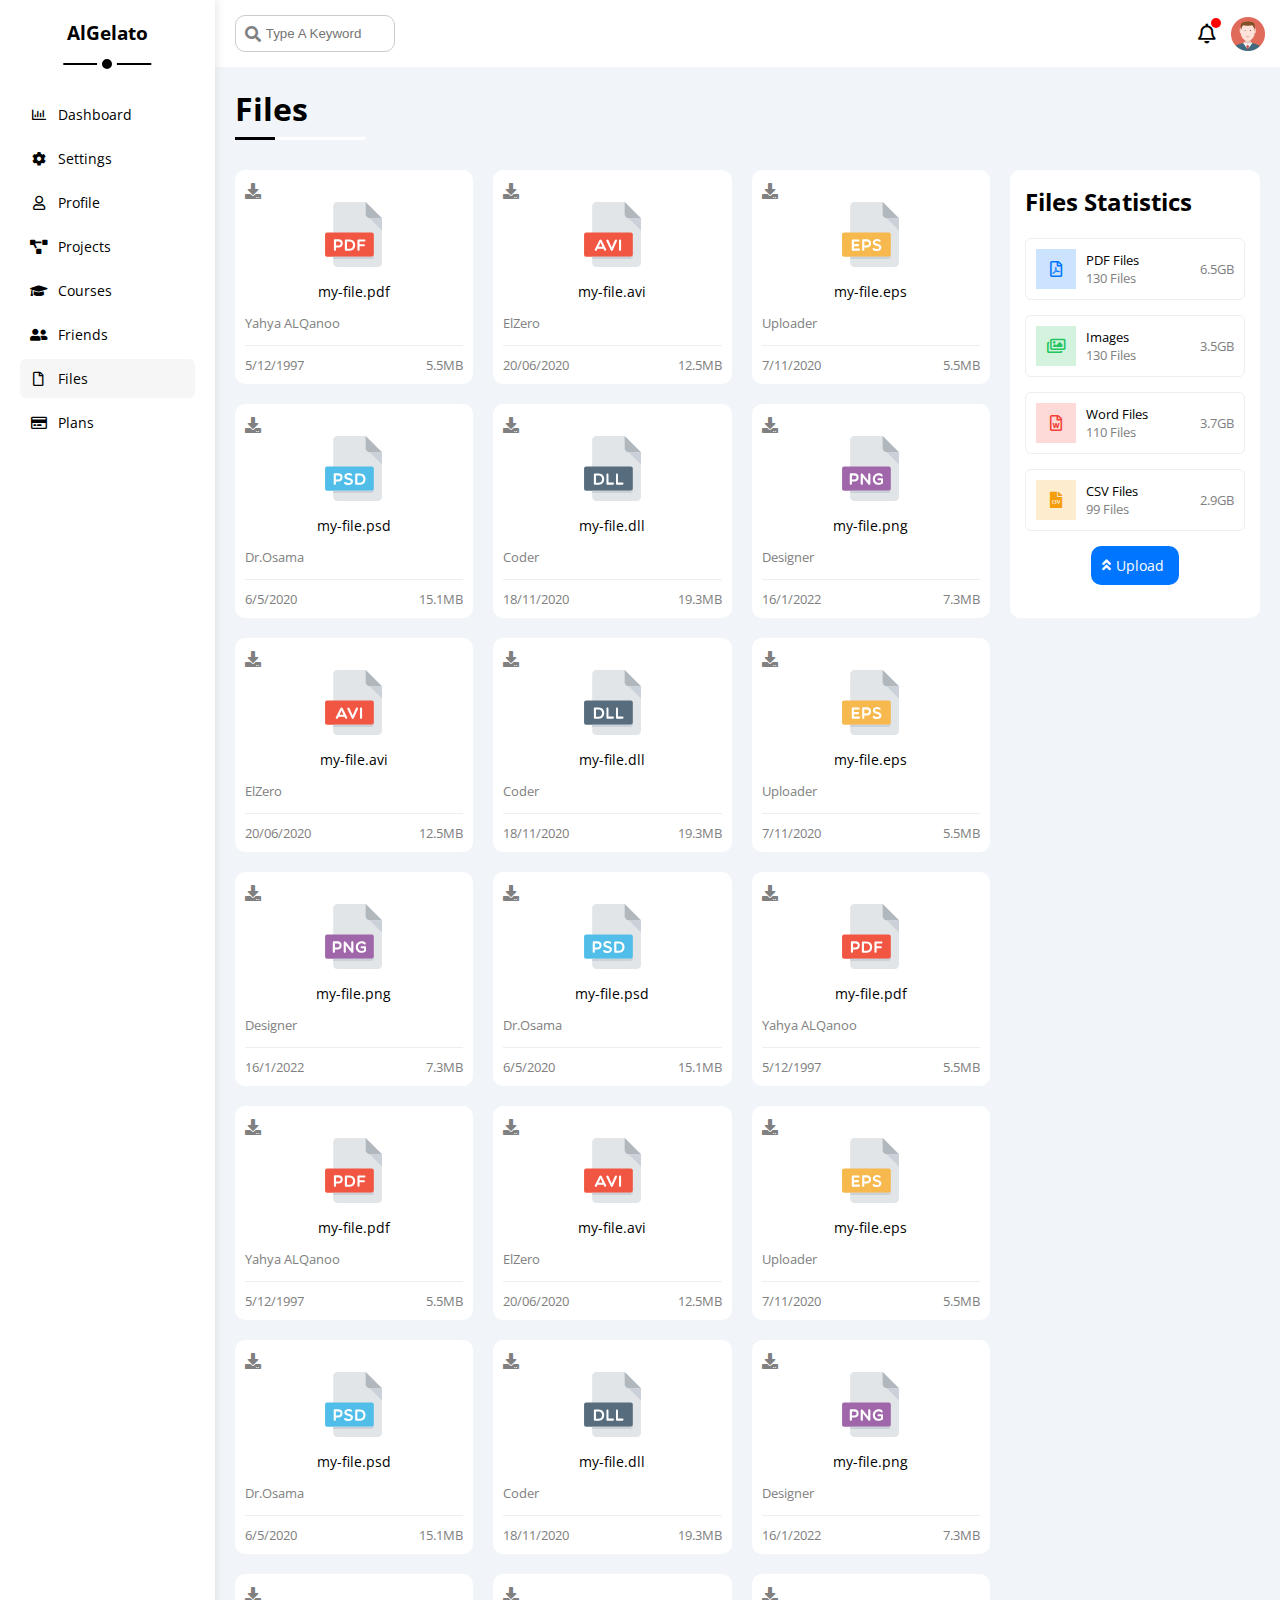
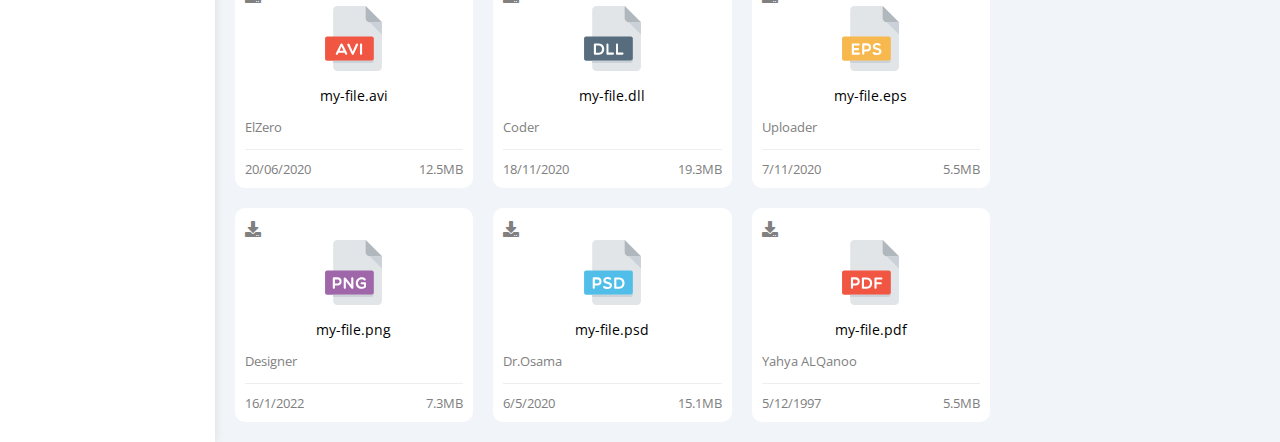
<file: files.html>
<!DOCTYPE html>
<html lang="en">

<head>
    <meta charset="UTF-8">
    <meta http-equiv="X-UA-Compatible" content="IE=edge">
    <meta name="viewport" content="width=device-width, initial-scale=1.0">
    <link rel="stylesheet" href="css/all.min.css">
    <link rel="stylesheet" href="css/framework.css">
    <link rel="stylesheet" href="css/style.css">
    <link rel="preconnect" href="https://fonts.googleapis.com">
    <link rel="preconnect" href="https://fonts.gstatic.com" crossorigin>
    <link href="https://fonts.googleapis.com/css2?family=Open+Sans:wght@300;500&display=swap" rel="stylesheet">
    <title>Files</title>
</head>

<body>
    <div class="page d-flex">
        <div class="sidebar bg-white p-20 p-relative">
            <h3 class="p-relative txt-c mt-0">AlGelato</h3>
            <ul>
                <li>
                    <a class=" d-flex align-c fs-14 c-black rad-6 p-10" href="index.html">
                        <i class="fa-regular fa-chart-bar fa-fw"></i>
                        <span class="hide-mobile">Dashboard</span>
                    </a>
                </li>
                <li>
                    <a class=" d-flex align-c fs-14 c-black rad-6 p-10" href="settings.html">
                        <i class="fa-solid fa-gear fa-fw"></i>
                        <span class="hide-mobile">Settings</span>
                    </a>
                </li>
                <li>
                    <a class="d-flex align-c fs-14 c-black rad-6 p-10" href="profile.html">
                        <i class="fa-regular fa-user fa-fw"></i>
                        <span class="hide-mobile">Profile</span>
                    </a>
                </li>
                <li>
                    <a class=" d-flex align-c fs-14 c-black rad-6 p-10" href="projects.html">
                        <i class="fa-solid fa-diagram-project fa-fw"></i>
                        <span class="hide-mobile">Projects</span>
                    </a>
                </li>
                <li>
                    <a class="d-flex align-c fs-14 c-black rad-6 p-10" href="courses.html">
                        <i class="fa-solid fa-graduation-cap fa-fw"></i>
                        <span class="hide-mobile">Courses</span>
                    </a>
                </li>
                <li>
                    <a class=" d-flex align-c fs-14 c-black rad-6 p-10" href="friends.html">
                        <i class="fa-solid fa-user-group fa-fw"></i>
                        <span class="hide-mobile">Friends</span>
                    </a>
                </li>
                <li>
                    <a class="active d-flex align-c fs-14 c-black rad-6 p-10" href="files.html">
                        <i class="fa-regular fa-file fa-fw"></i>
                        <span class="hide-mobile">Files</span>
                    </a>
                </li>
                <li>
                    <a class="d-flex align-c fs-14 c-black rad-6 p-10" href="plans.html">
                        <i class="fa-regular fa-credit-card fa-fw"></i>
                        <span class="hide-mobile">Plans</span>
                    </a>
                </li>
            </ul>
        </div>
        <div class="content w-full overflow-h">
            <!-- Start Header -->
            <div class="header bg-white p-15 between-flex">
                <div class="search p-relative">
                    <input class="p-10 rad-10" type="search" placeholder="Type A Keyword">
                </div>
                <div class="icons d-flex align-c">
                    <span class="notification p-relative">
                        <i class="fa-regular fa-bell fa-lg"></i>
                    </span>
                    <img src="images/header.png" alt="AbdulJaleel">
                </div>
            </div>
            <!-- End Header -->
            <!-- Start Files -->
            <div class="files-section p-20">
                <h1 class="main-heading">Files</h1>
                <div class="files d-flex gap-20">
                    <div class="files-container flex">
                        <div class="files-box bg-white rad-10 p-10 ">
                            <i class="fa-solid fa-download c-grey"></i>
                            <div>
                                <div class="icon mb-10 txt-c">
                                    <img src="images/pdf.svg" alt="">
                                </div>
                                <div class="fs-14 txt-c mb-10">my-file.pdf</div>
                            </div>
                            <p class="fs-13 c-grey ">Yahya ALQanoo</p>
                            <div class="between-flex c-grey fs-13 border-top pt-10">
                                <span>5/12/1997</span>
                                <span>5.5MB</span>
                            </div>
                        </div>
                        <div class="files-box bg-white rad-10 p-10 ">
                            <i class="fa-solid fa-download c-grey"></i>
                            <div>
                                <div class="icon mb-10 txt-c">
                                    <img src="images/avi.svg" alt="">
                                </div>
                                <div class="fs-14 txt-c mb-10">my-file.avi</div>
                            </div>
                            <p class="fs-13 c-grey ">ElZero</p>
                            <div class="between-flex c-grey fs-13 border-top pt-10">
                                <span>20/06/2020</span>
                                <span>12.5MB</span>
                            </div>
                        </div>
                        <div class="files-box bg-white rad-10 p-10 ">
                            <i class="fa-solid fa-download c-grey"></i>
                            <div>
                                <div class="icon mb-10 txt-c">
                                    <img src="images/eps.svg" alt="">
                                </div>
                                <div class="fs-14 txt-c mb-10">my-file.eps</div>
                            </div>
                            <p class="fs-13 c-grey ">Uploader</p>
                            <div class="between-flex c-grey fs-13 border-top pt-10">
                                <span>7/11/2020</span>
                                <span>5.5MB</span>
                            </div>
                        </div>
                        <div class="files-box bg-white rad-10 p-10 ">
                            <i class="fa-solid fa-download c-grey"></i>
                            <div>
                                <div class="icon mb-10 txt-c">
                                    <img src="images/psd.svg" alt="">
                                </div>
                                <div class="fs-14 txt-c mb-10">my-file.psd</div>
                            </div>
                            <p class="fs-13 c-grey ">Dr.Osama</p>
                            <div class="between-flex c-grey fs-13 border-top pt-10">
                                <span>6/5/2020</span>
                                <span>15.1MB</span>
                            </div>
                        </div>
                        <div class="files-box bg-white rad-10 p-10 ">
                            <i class="fa-solid fa-download c-grey"></i>
                            <div>
                                <div class="icon mb-10 txt-c">
                                    <img src="images/dll.svg" alt="">
                                </div>
                                <div class="fs-14 txt-c mb-10">my-file.dll</div>
                            </div>
                            <p class="fs-13 c-grey ">Coder</p>
                            <div class="between-flex c-grey fs-13 border-top pt-10">
                                <span>18/11/2020</span>
                                <span>19.3MB</span>
                            </div>
                        </div>
                        <div class="files-box bg-white rad-10 p-10 ">
                            <i class="fa-solid fa-download c-grey"></i>
                            <div>
                                <div class="icon mb-10 txt-c">
                                    <img src="images/png.svg" alt="">
                                </div>
                                <div class="fs-14 txt-c mb-10">my-file.png</div>
                            </div>
                            <p class="fs-13 c-grey ">Designer</p>
                            <div class="between-flex c-grey fs-13 border-top pt-10">
                                <span>16/1/2022</span>
                                <span>7.3MB</span>
                            </div>
                        </div>
                        <div class="files-box bg-white rad-10 p-10 ">
                            <i class="fa-solid fa-download c-grey"></i>
                            <div>
                                <div class="icon mb-10 txt-c">
                                    <img src="images/avi.svg" alt="">
                                </div>
                                <div class="fs-14 txt-c mb-10">my-file.avi</div>
                            </div>
                            <p class="fs-13 c-grey ">ElZero</p>
                            <div class="between-flex c-grey fs-13 border-top pt-10">
                                <span>20/06/2020</span>
                                <span>12.5MB</span>
                            </div>
                        </div>
                        <div class="files-box bg-white rad-10 p-10 ">
                            <i class="fa-solid fa-download c-grey"></i>
                            <div>
                                <div class="icon mb-10 txt-c">
                                    <img src="images/dll.svg" alt="">
                                </div>
                                <div class="fs-14 txt-c mb-10">my-file.dll</div>
                            </div>
                            <p class="fs-13 c-grey ">Coder</p>
                            <div class="between-flex c-grey fs-13 border-top pt-10">
                                <span>18/11/2020</span>
                                <span>19.3MB</span>
                            </div>
                        </div>
                        <div class="files-box bg-white rad-10 p-10 ">
                            <i class="fa-solid fa-download c-grey"></i>
                            <div>
                                <div class="icon mb-10 txt-c">
                                    <img src="images/eps.svg" alt="">
                                </div>
                                <div class="fs-14 txt-c mb-10">my-file.eps</div>
                            </div>
                            <p class="fs-13 c-grey ">Uploader</p>
                            <div class="between-flex c-grey fs-13 border-top pt-10">
                                <span>7/11/2020</span>
                                <span>5.5MB</span>
                            </div>
                        </div>
                        <div class="files-box bg-white rad-10 p-10 ">
                            <i class="fa-solid fa-download c-grey"></i>
                            <div>
                                <div class="icon mb-10 txt-c">
                                    <img src="images/png.svg" alt="">
                                </div>
                                <div class="fs-14 txt-c mb-10">my-file.png</div>
                            </div>
                            <p class="fs-13 c-grey ">Designer</p>
                            <div class="between-flex c-grey fs-13 border-top pt-10">
                                <span>16/1/2022</span>
                                <span>7.3MB</span>
                            </div>
                        </div>
                        <div class="files-box bg-white rad-10 p-10 ">
                            <i class="fa-solid fa-download c-grey"></i>
                            <div>
                                <div class="icon mb-10 txt-c">
                                    <img src="images/psd.svg" alt="">
                                </div>
                                <div class="fs-14 txt-c mb-10">my-file.psd</div>
                            </div>
                            <p class="fs-13 c-grey ">Dr.Osama</p>
                            <div class="between-flex c-grey fs-13 border-top pt-10">
                                <span>6/5/2020</span>
                                <span>15.1MB</span>
                            </div>
                        </div>
                        <div class="files-box bg-white rad-10 p-10 ">
                            <i class="fa-solid fa-download c-grey"></i>
                            <div>
                                <div class="icon mb-10 txt-c">
                                    <img src="images/pdf.svg" alt="">
                                </div>
                                <div class="fs-14 txt-c mb-10">my-file.pdf</div>
                            </div>
                            <p class="fs-13 c-grey ">Yahya ALQanoo</p>
                            <div class="between-flex c-grey fs-13 border-top pt-10">
                                <span>5/12/1997</span>
                                <span>5.5MB</span>
                            </div>
                        </div>
                        <div class="files-box bg-white rad-10 p-10 ">
                            <i class="fa-solid fa-download c-grey"></i>
                            <div>
                                <div class="icon mb-10 txt-c">
                                    <img src="images/pdf.svg" alt="">
                                </div>
                                <div class="fs-14 txt-c mb-10">my-file.pdf</div>
                            </div>
                            <p class="fs-13 c-grey ">Yahya ALQanoo</p>
                            <div class="between-flex c-grey fs-13 border-top pt-10">
                                <span>5/12/1997</span>
                                <span>5.5MB</span>
                            </div>
                        </div>
                        <div class="files-box bg-white rad-10 p-10 ">
                            <i class="fa-solid fa-download c-grey"></i>
                            <div>
                                <div class="icon mb-10 txt-c">
                                    <img src="images/avi.svg" alt="">
                                </div>
                                <div class="fs-14 txt-c mb-10">my-file.avi</div>
                            </div>
                            <p class="fs-13 c-grey ">ElZero</p>
                            <div class="between-flex c-grey fs-13 border-top pt-10">
                                <span>20/06/2020</span>
                                <span>12.5MB</span>
                            </div>
                        </div>
                        <div class="files-box bg-white rad-10 p-10 ">
                            <i class="fa-solid fa-download c-grey"></i>
                            <div>
                                <div class="icon mb-10 txt-c">
                                    <img src="images/eps.svg" alt="">
                                </div>
                                <div class="fs-14 txt-c mb-10">my-file.eps</div>
                            </div>
                            <p class="fs-13 c-grey ">Uploader</p>
                            <div class="between-flex c-grey fs-13 border-top pt-10">
                                <span>7/11/2020</span>
                                <span>5.5MB</span>
                            </div>
                        </div>
                        <div class="files-box bg-white rad-10 p-10 ">
                            <i class="fa-solid fa-download c-grey"></i>
                            <div>
                                <div class="icon mb-10 txt-c">
                                    <img src="images/psd.svg" alt="">
                                </div>
                                <div class="fs-14 txt-c mb-10">my-file.psd</div>
                            </div>
                            <p class="fs-13 c-grey ">Dr.Osama</p>
                            <div class="between-flex c-grey fs-13 border-top pt-10">
                                <span>6/5/2020</span>
                                <span>15.1MB</span>
                            </div>
                        </div>
                        <div class="files-box bg-white rad-10 p-10 ">
                            <i class="fa-solid fa-download c-grey"></i>
                            <div>
                                <div class="icon mb-10 txt-c">
                                    <img src="images/dll.svg" alt="">
                                </div>
                                <div class="fs-14 txt-c mb-10">my-file.dll</div>
                            </div>
                            <p class="fs-13 c-grey ">Coder</p>
                            <div class="between-flex c-grey fs-13 border-top pt-10">
                                <span>18/11/2020</span>
                                <span>19.3MB</span>
                            </div>
                        </div>
                        <div class="files-box bg-white rad-10 p-10 ">
                            <i class="fa-solid fa-download c-grey"></i>
                            <div>
                                <div class="icon mb-10 txt-c">
                                    <img src="images/png.svg" alt="">
                                </div>
                                <div class="fs-14 txt-c mb-10">my-file.png</div>
                            </div>
                            <p class="fs-13 c-grey ">Designer</p>
                            <div class="between-flex c-grey fs-13 border-top pt-10">
                                <span>16/1/2022</span>
                                <span>7.3MB</span>
                            </div>
                        </div>
                        <div class="files-box bg-white rad-10 p-10 ">
                            <i class="fa-solid fa-download c-grey"></i>
                            <div>
                                <div class="icon mb-10 txt-c">
                                    <img src="images/avi.svg" alt="">
                                </div>
                                <div class="fs-14 txt-c mb-10">my-file.avi</div>
                            </div>
                            <p class="fs-13 c-grey ">ElZero</p>
                            <div class="between-flex c-grey fs-13 border-top pt-10">
                                <span>20/06/2020</span>
                                <span>12.5MB</span>
                            </div>
                        </div>
                        <div class="files-box bg-white rad-10 p-10 ">
                            <i class="fa-solid fa-download c-grey"></i>
                            <div>
                                <div class="icon mb-10 txt-c">
                                    <img src="images/dll.svg" alt="">
                                </div>
                                <div class="fs-14 txt-c mb-10">my-file.dll</div>
                            </div>
                            <p class="fs-13 c-grey ">Coder</p>
                            <div class="between-flex c-grey fs-13 border-top pt-10">
                                <span>18/11/2020</span>
                                <span>19.3MB</span>
                            </div>
                        </div>
                        <div class="files-box bg-white rad-10 p-10 ">
                            <i class="fa-solid fa-download c-grey"></i>
                            <div>
                                <div class="icon mb-10 txt-c">
                                    <img src="images/eps.svg" alt="">
                                </div>
                                <div class="fs-14 txt-c mb-10">my-file.eps</div>
                            </div>
                            <p class="fs-13 c-grey ">Uploader</p>
                            <div class="between-flex c-grey fs-13 border-top pt-10">
                                <span>7/11/2020</span>
                                <span>5.5MB</span>
                            </div>
                        </div>
                        <div class="files-box bg-white rad-10 p-10 ">
                            <i class="fa-solid fa-download c-grey"></i>
                            <div>
                                <div class="icon mb-10 txt-c">
                                    <img src="images/png.svg" alt="">
                                </div>
                                <div class="fs-14 txt-c mb-10">my-file.png</div>
                            </div>
                            <p class="fs-13 c-grey ">Designer</p>
                            <div class="between-flex c-grey fs-13 border-top pt-10">
                                <span>16/1/2022</span>
                                <span>7.3MB</span>
                            </div>
                        </div>
                        <div class="files-box bg-white rad-10 p-10 ">
                            <i class="fa-solid fa-download c-grey"></i>
                            <div>
                                <div class="icon mb-10 txt-c">
                                    <img src="images/psd.svg" alt="">
                                </div>
                                <div class="fs-14 txt-c mb-10">my-file.psd</div>
                            </div>
                            <p class="fs-13 c-grey ">Dr.Osama</p>
                            <div class="between-flex c-grey fs-13 border-top pt-10">
                                <span>6/5/2020</span>
                                <span>15.1MB</span>
                            </div>
                        </div>
                        <div class="files-box bg-white rad-10 p-10 ">
                            <i class="fa-solid fa-download c-grey"></i>
                            <div>
                                <div class="icon mb-10 txt-c">
                                    <img src="images/pdf.svg" alt="">
                                </div>
                                <div class="fs-14 txt-c mb-10">my-file.pdf</div>
                            </div>
                            <p class="fs-13 c-grey ">Yahya ALQanoo</p>
                            <div class="between-flex c-grey fs-13 border-top pt-10">
                                <span>5/12/1997</span>
                                <span>5.5MB</span>
                            </div>
                        </div>
                    </div>
                    <div class="files-upload bg-white rad-10 p-15">
                        <h2 class="mt-0">Files Statistics</h2>
                        <div class="pdf center-flex border-eee rad-6 p-10 fs-13 mb-15">
                            <i class="fa-regular fa-file-pdf fa-lg blue center-flex c-blue"></i>
                            <div class="text flex">
                                <span class="d-block">PDF Files</span>
                                <span class="d-block c-grey">130 Files</span>
                            </div>
                            <span class="d-block c-grey">6.5GB</span>
                        </div>
                        <div class="pdf center-flex border-eee rad-6 p-10 fs-13 mb-15">
                            <i class="fa-regular fa-images fa-lg green center-flex c-green"></i>
                            <div class="text flex">
                                <span class="d-block">Images</span>
                                <span class="d-block c-grey">130 Files</span>
                            </div>
                            <span class="d-block c-grey">3.5GB</span>
                        </div>
                        <div class="pdf center-flex border-eee rad-6 p-10 fs-13 mb-15">
                            <i class="fa-regular fa-file-word fa-lg red center-flex c-red"></i>
                            <div class="text flex">
                                <span class="d-block">Word Files</span>
                                <span class="d-block c-grey">110 Files</span>
                            </div>
                            <span class="d-block c-grey">3.7GB</span>
                        </div>
                        <div class="pdf center-flex border-eee rad-6 p-10 fs-13 mb-15">
                            <i class="fa-solid fa-file-csv fa-lg orange center-flex c-orange"></i>
                            <div class="text flex">
                                <span class="d-block">CSV Files</span>
                                <span class="d-block c-grey">99 Files</span>
                            </div>
                            <span class="d-block c-grey">2.9GB</span>
                        </div>
                        <div class="center-flex c-white fs-14">
                            <span class="upload-files center-flex bg-blue rad-10">
                                <i class="fa-solid fa-angles-up mr-10 center-flex"></i> Upload
                            </span>
                        </div>
                    </div>
                </div>
            </div>
        </div>
    </div>
    <!-- Start Files -->
</body>

</html>
</file>
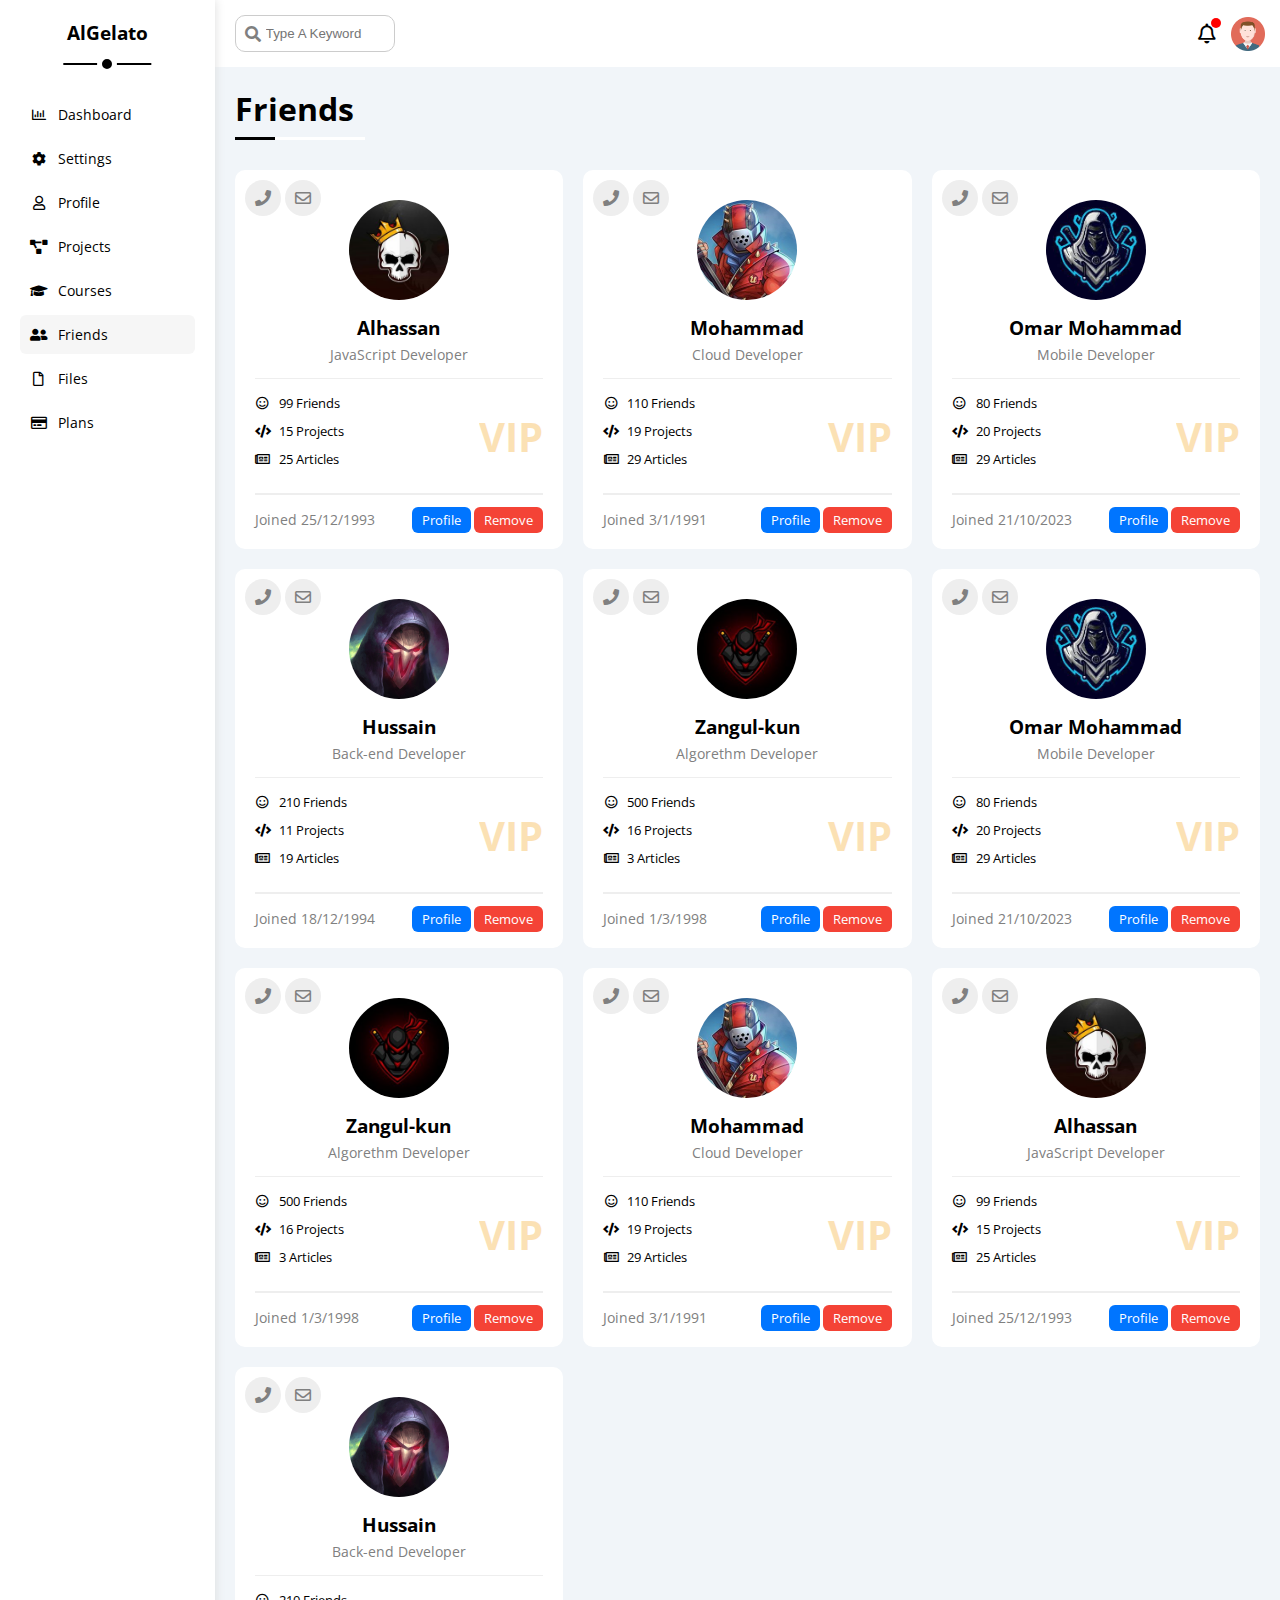
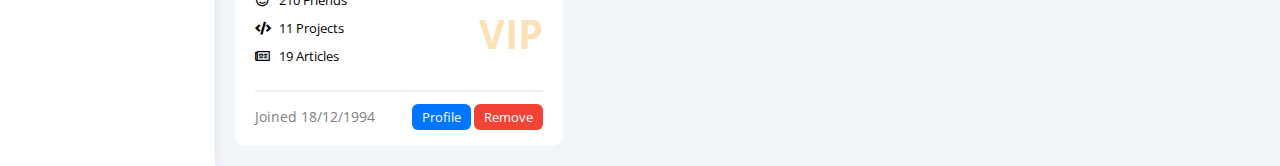
<file: friends.html>
<!DOCTYPE html>
<html lang="en">

<head>
    <meta charset="UTF-8">
    <meta http-equiv="X-UA-Compatible" content="IE=edge">
    <meta name="viewport" content="width=device-width, initial-scale=1.0">
    <link rel="stylesheet" href="css/all.min.css">
    <link rel="stylesheet" href="css/framework.css">
    <link rel="stylesheet" href="css/style.css">
    <link rel="preconnect" href="https://fonts.googleapis.com">
    <link rel="preconnect" href="https://fonts.gstatic.com" crossorigin>
    <link href="https://fonts.googleapis.com/css2?family=Open+Sans:wght@300;500&display=swap" rel="stylesheet">
    <title>Friends</title>
</head>

<body>
    <div class="page d-flex">
        <div class="sidebar bg-white p-20 p-relative">
            <h3 class="p-relative txt-c mt-0">AlGelato</h3>
            <ul>
                <li>
                    <a class=" d-flex align-c fs-14 c-black rad-6 p-10" href="index.html">
                        <i class="fa-regular fa-chart-bar fa-fw"></i>
                        <span class="hide-mobile">Dashboard</span>
                    </a>
                </li>
                <li>
                    <a class=" d-flex align-c fs-14 c-black rad-6 p-10" href="settings.html">
                        <i class="fa-solid fa-gear fa-fw"></i>
                        <span class="hide-mobile">Settings</span>
                    </a>
                </li>
                <li>
                    <a class="d-flex align-c fs-14 c-black rad-6 p-10" href="profile.html">
                        <i class="fa-regular fa-user fa-fw"></i>
                        <span class="hide-mobile">Profile</span>
                    </a>
                </li>
                <li>
                    <a class=" d-flex align-c fs-14 c-black rad-6 p-10" href="projects.html">
                        <i class="fa-solid fa-diagram-project fa-fw"></i>
                        <span class="hide-mobile">Projects</span>
                    </a>
                </li>
                <li>
                    <a class="d-flex align-c fs-14 c-black rad-6 p-10" href="courses.html">
                        <i class="fa-solid fa-graduation-cap fa-fw"></i>
                        <span class="hide-mobile">Courses</span>
                    </a>
                </li>
                <li>
                    <a class="active d-flex align-c fs-14 c-black rad-6 p-10" href="friends.html">
                        <i class="fa-solid fa-user-group fa-fw"></i>
                        <span class="hide-mobile">Friends</span>
                    </a>
                </li>
                <li>
                    <a class="d-flex align-c fs-14 c-black rad-6 p-10" href="files.html">
                        <i class="fa-regular fa-file fa-fw"></i>
                        <span class="hide-mobile">Files</span>
                    </a>
                </li>
                <li>
                    <a class="d-flex align-c fs-14 c-black rad-6 p-10" href="plans.html">
                        <i class="fa-regular fa-credit-card fa-fw"></i>
                        <span class="hide-mobile">Plans</span>
                    </a>
                </li>
            </ul>
        </div>
        <div class="content w-full overflow-h">
            <!-- Start Header -->
            <div class="header bg-white p-15 between-flex">
                <div class="search p-relative">
                    <input class="p-10 rad-10" type="search" placeholder="Type A Keyword">
                </div>
                <div class="icons d-flex align-c">
                    <span class="notification p-relative">
                        <i class="fa-regular fa-bell fa-lg"></i>
                    </span>
                    <img src="images/header.png" alt="AbdulJaleel">
                </div>
            </div>
            <!-- End Header -->
            <!-- Start Friends -->
            <div class="friends-section p-20">
                <h1 class="main-heading">Friends</h1>
                <div class="friends">
                    <div class="friends-box bg-white rad-10 p-relative overflow-h p-20">
                        <div class="friends-contact">
                            <i class="fa-solid fa-phone"></i>
                            <i class="fa-regular fa-envelope"></i>
                        </div>
                        <div class="person txt-c">
                            <img src="images/friend-05.jpg" alt="">
                            <h3 class="mb-0 mt-10">Alhassan</h3>
                            <p class="fs-14 c-grey mt-5">JavaScript Developer</p>
                        </div>
                        <div class="friends-info pt-15 pb-15 border-bottom border-top p-relative">
                            <div class="fs-13 mb-10">
                                <i class="fa-regular fa-face-smile fa-fw mr-5 "></i> 99 Friends
                            </div>
                            <div class="fs-13 mb-10">
                                <i class="fa-solid fa-code fa-fw mr-5"></i> 15 Projects
                            </div>
                            <div class="fs-13 mb-10">
                                <i class="fa-regular fa-newspaper fa-fw mr-5"></i> 25 Articles
                            </div>
                        </div>
                        <div class="pt-15 border-top between-flex">
                            <p class="fs-14 c-grey m-0">Joined 25/12/1993</p>
                            <div class="fs-13">
                                <span class="one btn-shape rad-6 c-white bg-blue">Profile</span>
                                <span class="one btn-shape rad-6 c-white bg-red">Remove</span>
                            </div>
                        </div>
                    </div>
                    <div class="friends-box bg-white rad-10 p-relative overflow-h p-20">
                        <div class="friends-contact">
                            <i class="fa-solid fa-phone"></i>
                            <i class="fa-regular fa-envelope"></i>
                        </div>
                        <div class="person txt-c">
                            <img src="images/friend-01.jpg" alt="">
                            <h3 class="mb-0 mt-10">Mohammad</h3>
                            <p class="fs-14 c-grey mt-5">Cloud Developer</p>
                        </div>
                        <div class="friends-info pt-15 pb-15 border-bottom border-top p-relative">
                            <div class="fs-13 mb-10">
                                <i class="fa-regular fa-face-smile fa-fw mr-5 "></i> 110 Friends
                            </div>
                            <div class="fs-13 mb-10">
                                <i class="fa-solid fa-code fa-fw mr-5"></i> 19 Projects
                            </div>
                            <div class="fs-13 mb-10">
                                <i class="fa-regular fa-newspaper fa-fw mr-5"></i> 29 Articles
                            </div>
                        </div>
                        <div class="pt-15 border-top between-flex">
                            <p class="fs-14 c-grey m-0">Joined 3/1/1991</p>
                            <div class="fs-13">
                                <span class="one btn-shape rad-6 c-white bg-blue">Profile</span>
                                <span class="one btn-shape rad-6 c-white bg-red">Remove</span>
                            </div>
                        </div>
                    </div>
                    <div class="friends-box bg-white rad-10 p-relative overflow-h p-20">
                        <div class="friends-contact">
                            <i class="fa-solid fa-phone"></i>
                            <i class="fa-regular fa-envelope"></i>
                        </div>
                        <div class="person txt-c">
                            <img src="images/friend-02.jpg" alt="">
                            <h3 class="mb-0 mt-10">Omar Mohammad</h3>
                            <p class="fs-14 c-grey mt-5">Mobile Developer</p>
                        </div>
                        <div class="friends-info pt-15 pb-15 border-bottom border-top p-relative">
                            <div class="fs-13 mb-10">
                                <i class="fa-regular fa-face-smile fa-fw mr-5 "></i> 80 Friends
                            </div>
                            <div class="fs-13 mb-10">
                                <i class="fa-solid fa-code fa-fw mr-5"></i> 20 Projects
                            </div>
                            <div class="fs-13 mb-10">
                                <i class="fa-regular fa-newspaper fa-fw mr-5"></i> 29 Articles
                            </div>
                        </div>
                        <div class="pt-15 border-top between-flex">
                            <p class="fs-14 c-grey m-0">Joined 21/10/2023</p>
                            <div class="fs-13">
                                <span class="one btn-shape rad-6 c-white bg-blue">Profile</span>
                                <span class="one btn-shape rad-6 c-white bg-red">Remove</span>
                            </div>
                        </div>
                    </div>
                    <div class="friends-box bg-white rad-10 p-relative overflow-h p-20">
                        <div class="friends-contact">
                            <i class="fa-solid fa-phone"></i>
                            <i class="fa-regular fa-envelope"></i>
                        </div>
                        <div class="person txt-c">
                            <img src="images/friend-03.jpg" alt="">
                            <h3 class="mb-0 mt-10">Hussain</h3>
                            <p class="fs-14 c-grey mt-5">Back-end Developer</p>
                        </div>
                        <div class="friends-info pt-15 pb-15 border-bottom border-top p-relative">
                            <div class="fs-13 mb-10">
                                <i class="fa-regular fa-face-smile fa-fw mr-5 "></i> 210 Friends
                            </div>
                            <div class="fs-13 mb-10">
                                <i class="fa-solid fa-code fa-fw mr-5"></i> 11 Projects
                            </div>
                            <div class="fs-13 mb-10">
                                <i class="fa-regular fa-newspaper fa-fw mr-5"></i> 19 Articles
                            </div>
                        </div>
                        <div class="pt-15 border-top between-flex">
                            <p class="fs-14 c-grey m-0">Joined 18/12/1994</p>
                            <div class="fs-13">
                                <span class="one btn-shape rad-6 c-white bg-blue">Profile</span>
                                <span class="one btn-shape rad-6 c-white bg-red">Remove</span>
                            </div>
                        </div>
                    </div>
                    <div class="friends-box bg-white rad-10 p-relative overflow-h p-20">
                        <div class="friends-contact">
                            <i class="fa-solid fa-phone"></i>
                            <i class="fa-regular fa-envelope"></i>
                        </div>
                        <div class="person txt-c">
                            <img src="images/friend-04.jpg" alt="">
                            <h3 class="mb-0 mt-10">Zangul-kun</h3>
                            <p class="fs-14 c-grey mt-5">Algorethm Developer</p>
                        </div>
                        <div class="friends-info pt-15 pb-15 border-bottom border-top p-relative">
                            <div class="fs-13 mb-10">
                                <i class="fa-regular fa-face-smile fa-fw mr-5 "></i> 500 Friends
                            </div>
                            <div class="fs-13 mb-10">
                                <i class="fa-solid fa-code fa-fw mr-5"></i> 16 Projects
                            </div>
                            <div class="fs-13 mb-10">
                                <i class="fa-regular fa-newspaper fa-fw mr-5"></i> 3 Articles
                            </div>
                        </div>
                        <div class="pt-15 border-top between-flex">
                            <p class="fs-14 c-grey m-0">Joined 1/3/1998</p>
                            <div class="fs-13">
                                <span class="one btn-shape rad-6 c-white bg-blue">Profile</span>
                                <span class="one btn-shape rad-6 c-white bg-red">Remove</span>
                            </div>
                        </div>
                    </div>
                    <div class="friends-box bg-white rad-10 p-relative overflow-h p-20">
                        <div class="friends-contact">
                            <i class="fa-solid fa-phone"></i>
                            <i class="fa-regular fa-envelope"></i>
                        </div>
                        <div class="person txt-c">
                            <img src="images/friend-02.jpg" alt="">
                            <h3 class="mb-0 mt-10">Omar Mohammad</h3>
                            <p class="fs-14 c-grey mt-5">Mobile Developer</p>
                        </div>
                        <div class="friends-info pt-15 pb-15 border-bottom border-top p-relative">
                            <div class="fs-13 mb-10">
                                <i class="fa-regular fa-face-smile fa-fw mr-5 "></i> 80 Friends
                            </div>
                            <div class="fs-13 mb-10">
                                <i class="fa-solid fa-code fa-fw mr-5"></i> 20 Projects
                            </div>
                            <div class="fs-13 mb-10">
                                <i class="fa-regular fa-newspaper fa-fw mr-5"></i> 29 Articles
                            </div>
                        </div>
                        <div class="pt-15 border-top between-flex">
                            <p class="fs-14 c-grey m-0">Joined 21/10/2023</p>
                            <div class="fs-13">
                                <span class="one btn-shape rad-6 c-white bg-blue">Profile</span>
                                <span class="one btn-shape rad-6 c-white bg-red">Remove</span>
                            </div>
                        </div>
                    </div>
                    <div class="friends-box bg-white rad-10 p-relative overflow-h p-20">
                        <div class="friends-contact">
                            <i class="fa-solid fa-phone"></i>
                            <i class="fa-regular fa-envelope"></i>
                        </div>
                        <div class="person txt-c">
                            <img src="images/friend-04.jpg" alt="">
                            <h3 class="mb-0 mt-10">Zangul-kun</h3>
                            <p class="fs-14 c-grey mt-5">Algorethm Developer</p>
                        </div>
                        <div class="friends-info pt-15 pb-15 border-bottom border-top p-relative">
                            <div class="fs-13 mb-10">
                                <i class="fa-regular fa-face-smile fa-fw mr-5 "></i> 500 Friends
                            </div>
                            <div class="fs-13 mb-10">
                                <i class="fa-solid fa-code fa-fw mr-5"></i> 16 Projects
                            </div>
                            <div class="fs-13 mb-10">
                                <i class="fa-regular fa-newspaper fa-fw mr-5"></i> 3 Articles
                            </div>
                        </div>
                        <div class="pt-15 border-top between-flex">
                            <p class="fs-14 c-grey m-0">Joined 1/3/1998</p>
                            <div class="fs-13">
                                <span class="one btn-shape rad-6 c-white bg-blue">Profile</span>
                                <span class="one btn-shape rad-6 c-white bg-red">Remove</span>
                            </div>
                        </div>
                    </div>
                    <div class="friends-box bg-white rad-10 p-relative overflow-h p-20">
                        <div class="friends-contact">
                            <i class="fa-solid fa-phone"></i>
                            <i class="fa-regular fa-envelope"></i>
                        </div>
                        <div class="person txt-c">
                            <img src="images/friend-01.jpg" alt="">
                            <h3 class="mb-0 mt-10">Mohammad</h3>
                            <p class="fs-14 c-grey mt-5">Cloud Developer</p>
                        </div>
                        <div class="friends-info pt-15 pb-15 border-bottom border-top p-relative">
                            <div class="fs-13 mb-10">
                                <i class="fa-regular fa-face-smile fa-fw mr-5 "></i> 110 Friends
                            </div>
                            <div class="fs-13 mb-10">
                                <i class="fa-solid fa-code fa-fw mr-5"></i> 19 Projects
                            </div>
                            <div class="fs-13 mb-10">
                                <i class="fa-regular fa-newspaper fa-fw mr-5"></i> 29 Articles
                            </div>
                        </div>
                        <div class="pt-15 border-top between-flex">
                            <p class="fs-14 c-grey m-0">Joined 3/1/1991</p>
                            <div class="fs-13">
                                <span class="one btn-shape rad-6 c-white bg-blue">Profile</span>
                                <span class="one btn-shape rad-6 c-white bg-red">Remove</span>
                            </div>
                        </div>
                    </div>
                    <div class="friends-box bg-white rad-10 p-relative overflow-h p-20">
                        <div class="friends-contact">
                            <i class="fa-solid fa-phone"></i>
                            <i class="fa-regular fa-envelope"></i>
                        </div>
                        <div class="person txt-c">
                            <img src="images/friend-05.jpg" alt="">
                            <h3 class="mb-0 mt-10">Alhassan</h3>
                            <p class="fs-14 c-grey mt-5">JavaScript Developer</p>
                        </div>
                        <div class="friends-info pt-15 pb-15 border-bottom border-top p-relative">
                            <div class="fs-13 mb-10">
                                <i class="fa-regular fa-face-smile fa-fw mr-5 "></i> 99 Friends
                            </div>
                            <div class="fs-13 mb-10">
                                <i class="fa-solid fa-code fa-fw mr-5"></i> 15 Projects
                            </div>
                            <div class="fs-13 mb-10">
                                <i class="fa-regular fa-newspaper fa-fw mr-5"></i> 25 Articles
                            </div>
                        </div>
                        <div class="pt-15 border-top between-flex">
                            <p class="fs-14 c-grey m-0">Joined 25/12/1993</p>
                            <div class="fs-13">
                                <span class="one btn-shape rad-6 c-white bg-blue">Profile</span>
                                <span class="one btn-shape rad-6 c-white bg-red">Remove</span>
                            </div>
                        </div>
                    </div>
                    <div class="friends-box bg-white rad-10 p-relative overflow-h p-20">
                        <div class="friends-contact">
                            <i class="fa-solid fa-phone"></i>
                            <i class="fa-regular fa-envelope"></i>
                        </div>
                        <div class="person txt-c">
                            <img src="images/friend-03.jpg" alt="">
                            <h3 class="mb-0 mt-10">Hussain</h3>
                            <p class="fs-14 c-grey mt-5">Back-end Developer</p>
                        </div>
                        <div class="friends-info pt-15 pb-15 border-bottom border-top p-relative">
                            <div class="fs-13 mb-10">
                                <i class="fa-regular fa-face-smile fa-fw mr-5 "></i> 210 Friends
                            </div>
                            <div class="fs-13 mb-10">
                                <i class="fa-solid fa-code fa-fw mr-5"></i> 11 Projects
                            </div>
                            <div class="fs-13 mb-10">
                                <i class="fa-regular fa-newspaper fa-fw mr-5"></i> 19 Articles
                            </div>
                        </div>
                        <div class="pt-15 border-top between-flex">
                            <p class="fs-14 c-grey m-0">Joined 18/12/1994</p>
                            <div class="fs-13">
                                <span class="one btn-shape rad-6 c-white bg-blue">Profile</span>
                                <span class="one btn-shape rad-6 c-white bg-red">Remove</span>
                            </div>
                        </div>
                    </div>
                </div>
            </div>
        </div>
        <!-- End Friends -->
</body>

</html>
</file>
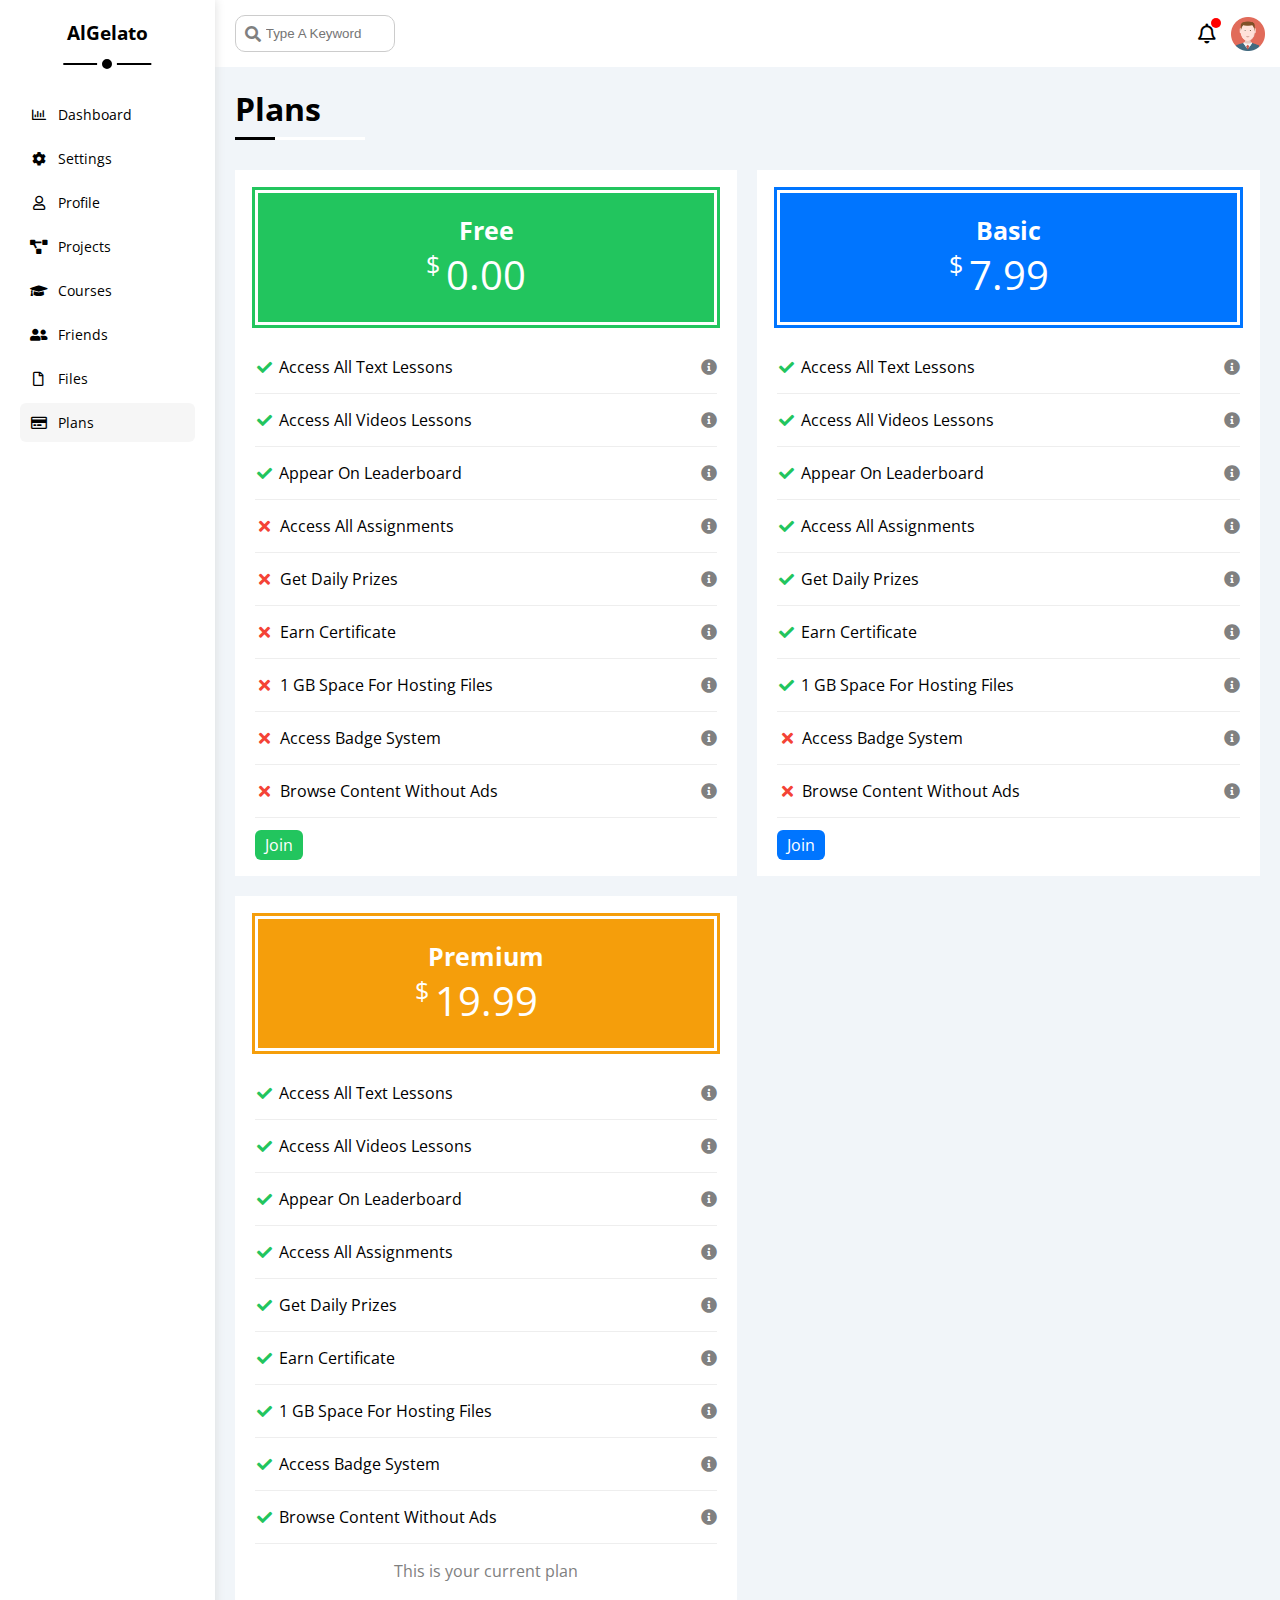
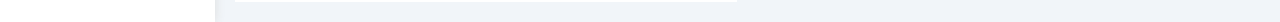
<file: plans.html>
<!DOCTYPE html>
<html lang="en">

<head>
    <meta charset="UTF-8">
    <meta http-equiv="X-UA-Compatible" content="IE=edge">
    <meta name="viewport" content="width=device-width, initial-scale=1.0">
    <link rel="stylesheet" href="css/all.min.css">
    <link rel="stylesheet" href="css/framework.css">
    <link rel="stylesheet" href="css/style.css">
    <link rel="preconnect" href="https://fonts.googleapis.com">
    <link rel="preconnect" href="https://fonts.gstatic.com" crossorigin>
    <link href="https://fonts.googleapis.com/css2?family=Open+Sans:wght@300;500&display=swap" rel="stylesheet">
    <title>Plans</title>
</head>

<body>
    <div class="page d-flex">
        <div class="sidebar bg-white p-20 p-relative">
            <h3 class="p-relative txt-c mt-0">AlGelato</h3>
            <ul>
                <li>
                    <a class=" d-flex align-c fs-14 c-black rad-6 p-10" href="index.html">
                        <i class="fa-regular fa-chart-bar fa-fw"></i>
                        <span class="hide-mobile">Dashboard</span>
                    </a>
                </li>
                <li>
                    <a class=" d-flex align-c fs-14 c-black rad-6 p-10" href="settings.html">
                        <i class="fa-solid fa-gear fa-fw"></i>
                        <span class="hide-mobile">Settings</span>
                    </a>
                </li>
                <li>
                    <a class="d-flex align-c fs-14 c-black rad-6 p-10" href="profile.html">
                        <i class="fa-regular fa-user fa-fw"></i>
                        <span class="hide-mobile">Profile</span>
                    </a>
                </li>
                <li>
                    <a class=" d-flex align-c fs-14 c-black rad-6 p-10" href="projects.html">
                        <i class="fa-solid fa-diagram-project fa-fw"></i>
                        <span class="hide-mobile">Projects</span>
                    </a>
                </li>
                <li>
                    <a class="d-flex align-c fs-14 c-black rad-6 p-10" href="courses.html">
                        <i class="fa-solid fa-graduation-cap fa-fw"></i>
                        <span class="hide-mobile">Courses</span>
                    </a>
                </li>
                <li>
                    <a class="d-flex align-c fs-14 c-black rad-6 p-10" href="friends.html">
                        <i class="fa-solid fa-user-group fa-fw"></i>
                        <span class="hide-mobile">Friends</span>
                    </a>
                </li>
                <li>
                    <a class="d-flex align-c fs-14 c-black rad-6 p-10" href="files.html">
                        <i class="fa-regular fa-file fa-fw"></i>
                        <span class="hide-mobile">Files</span>
                    </a>
                </li>
                <li>
                    <a class="active d-flex align-c fs-14 c-black rad-6 p-10" href="plans.html">
                        <i class="fa-regular fa-credit-card fa-fw"></i>
                        <span class="hide-mobile">Plans</span>
                    </a>
                </li>
            </ul>
        </div>
        <div class="content w-full overflow-h">
            <!-- Start Header -->
            <div class="header bg-white p-15 between-flex">
                <div class="search p-relative">
                    <input class="p-10 rad-10" type="search" placeholder="Type A Keyword">
                </div>
                <div class="icons d-flex align-c">
                    <span class="notification p-relative">
                        <i class="fa-regular fa-bell fa-lg"></i>
                    </span>
                    <img src="images/header.png" alt="AbdulJaleel">
                </div>
            </div>
            <!-- End Header -->
            <!-- Start Plans -->
            <div class="plans-section p-20">
                <h1 class="main-heading">Plans</h1>
                <div class="plans">
                    <div class="green bg-white p-20 ">
                        <div class="price-green c-white txt-c bg-green p-20">
                            <h2 class="m-0 fs-25">Free</h2>
                            <p class="m-0 fs-40 p-relative">0.00</p>
                        </div>
                        <ul>
                            <li class="pt-15 pb-15 border-bottom  d-flex align-c">
                                <i class="fa-solid fa-check fa-fw c-green mr-5 fs-15 yes"></i>
                                Access All Text Lessons
                                <i class="fa-solid fa-circle-info c-grey help ml-auto"></i>
                            </li>
                            <li class="pt-15 pb-15 border-bottom  d-flex align-c">
                                <i class="fa-solid fa-check fa-fw c-green mr-5 fs-15 yes"></i>
                                Access All Videos Lessons
                                <i class="fa-solid fa-circle-info c-grey help ml-auto"></i>
                            </li>
                            <li class="pt-15 pb-15 border-bottom  d-flex align-c">
                                <i class="fa-solid fa-check fa-fw c-green mr-5 fs-15 yes"></i>
                                Appear On Leaderboard
                                <i class="fa-solid fa-circle-info c-grey help ml-auto"></i>
                            </li>
                            <li class="pt-15 pb-15 border-bottom  d-flex align-c">
                                <i class="fa-solid fa-xmark fa-fw no c-red mr-5"></i></i>
                                Access All Assignments
                                <i class="fa-solid fa-circle-info c-grey help ml-auto"></i>
                            </li>
                            <li class="pt-15 pb-15 border-bottom  d-flex align-c">
                                <i class="fa-solid fa-xmark fa-fw no c-red mr-5"></i></i>
                                Get Daily Prizes
                                <i class="fa-solid fa-circle-info c-grey help ml-auto"></i>
                            </li>
                            <li class="pt-15 pb-15 border-bottom  d-flex align-c">
                                <i class="fa-solid fa-xmark fa-fw no c-red mr-5"></i></i>
                                Earn Certificate
                                <i class="fa-solid fa-circle-info c-grey help ml-auto"></i>
                            </li>
                            <li class="pt-15 pb-15 border-bottom  d-flex align-c">
                                <i class="fa-solid fa-xmark fa-fw no c-red mr-5"></i></i>
                                1 GB Space For Hosting Files
                                <i class="fa-solid fa-circle-info c-grey help ml-auto"></i>
                            </li>
                            <li class="pt-15 pb-15 border-bottom  d-flex align-c">
                                <i class="fa-solid fa-xmark fa-fw no c-red mr-5"></i></i>
                                Access Badge System
                                <i class="fa-solid fa-circle-info c-grey help ml-auto"></i>
                            </li>
                            <li class="pt-15 pb-15 border-bottom  d-flex align-c">
                                <i class="fa-solid fa-xmark fa-fw no c-red mr-5"></i></i>
                                Browse Content Without Ads
                                <i class="fa-solid fa-circle-info c-grey help ml-auto"></i>
                            </li>
                        </ul>
                        <span class="btn-shape c-white bg-green pointer">Join</span>
                    </div>
                    <div class="blue bg-white p-20 ">
                        <div class="price-blue c-white txt-c bg-blue p-20">
                            <h2 class="m-0 fs-25">Basic</h2>
                            <p class="m-0 fs-40 p-relative">7.99</p>
                        </div>
                        <ul>
                            <li class="pt-15 pb-15 border-bottom  d-flex align-c">
                                <i class="fa-solid fa-check fa-fw c-green mr-5 fs-15 yes"></i>
                                Access All Text Lessons
                                <i class="fa-solid fa-circle-info c-grey help ml-auto"></i>
                            </li>
                            <li class="pt-15 pb-15 border-bottom  d-flex align-c">
                                <i class="fa-solid fa-check fa-fw c-green mr-5 fs-15 yes"></i>
                                Access All Videos Lessons
                                <i class="fa-solid fa-circle-info c-grey help ml-auto"></i>
                            </li>
                            <li class="pt-15 pb-15 border-bottom  d-flex align-c">
                                <i class="fa-solid fa-check fa-fw c-green mr-5 fs-15 yes"></i>
                                Appear On Leaderboard
                                <i class="fa-solid fa-circle-info c-grey help ml-auto"></i>
                            </li>
                            <li class="pt-15 pb-15 border-bottom  d-flex align-c">
                                <i class="fa-solid fa-check fa-fw c-green mr-5 fs-15 yes"></i>
                                Access All Assignments
                                <i class="fa-solid fa-circle-info c-grey help ml-auto"></i>
                            </li>
                            <li class="pt-15 pb-15 border-bottom  d-flex align-c">
                                <i class="fa-solid fa-check fa-fw c-green mr-5 fs-15 yes"></i>
                                Get Daily Prizes
                                <i class="fa-solid fa-circle-info c-grey help ml-auto"></i>
                            </li>
                            <li class="pt-15 pb-15 border-bottom  d-flex align-c">
                                <i class="fa-solid fa-check fa-fw c-green mr-5 fs-15 yes"></i>
                                Earn Certificate
                                <i class="fa-solid fa-circle-info c-grey help ml-auto"></i>
                            </li>
                            <li class="pt-15 pb-15 border-bottom  d-flex align-c">
                                <i class="fa-solid fa-check fa-fw c-green mr-5 fs-15 yes"></i>
                                1 GB Space For Hosting Files
                                <i class="fa-solid fa-circle-info c-grey help ml-auto"></i>
                            </li>
                            <li class="pt-15 pb-15 border-bottom  d-flex align-c">
                                <i class="fa-solid fa-xmark fa-fw no c-red mr-5"></i></i>
                                Access Badge System
                                <i class="fa-solid fa-circle-info c-grey help ml-auto"></i>
                            </li>
                            <li class="pt-15 pb-15 border-bottom  d-flex align-c">
                                <i class="fa-solid fa-xmark fa-fw no c-red mr-5"></i></i>
                                Browse Content Without Ads
                                <i class="fa-solid fa-circle-info c-grey help ml-auto"></i>
                            </li>
                        </ul>
                        <span class="btn-shape c-white bg-blue pointer">Join</span>
                    </div>
                    <div class="orange bg-white p-20 ">
                        <div class="price-orange c-white txt-c bg-orange p-20">
                            <h2 class="m-0 fs-25">Premium</h2>
                            <p class="m-0 fs-40 p-relative">19.99</p>
                        </div>
                        <ul>
                            <li class="pt-15 pb-15 border-bottom  d-flex align-c">
                                <i class="fa-solid fa-check fa-fw c-green mr-5 fs-15 yes"></i>
                                Access All Text Lessons
                                <i class="fa-solid fa-circle-info c-grey help ml-auto"></i>
                            </li>
                            <li class="pt-15 pb-15 border-bottom  d-flex align-c">
                                <i class="fa-solid fa-check fa-fw c-green mr-5 fs-15 yes"></i>
                                Access All Videos Lessons
                                <i class="fa-solid fa-circle-info c-grey help ml-auto"></i>
                            </li>
                            <li class="pt-15 pb-15 border-bottom  d-flex align-c">
                                <i class="fa-solid fa-check fa-fw c-green mr-5 fs-15 yes"></i>
                                Appear On Leaderboard
                                <i class="fa-solid fa-circle-info c-grey help ml-auto"></i>
                            </li>
                            <li class="pt-15 pb-15 border-bottom  d-flex align-c">
                                <i class="fa-solid fa-check fa-fw c-green mr-5 fs-15 yes"></i>
                                Access All Assignments
                                <i class="fa-solid fa-circle-info c-grey help ml-auto"></i>
                            </li>
                            <li class="pt-15 pb-15 border-bottom  d-flex align-c">
                                <i class="fa-solid fa-check fa-fw c-green mr-5 fs-15 yes"></i>
                                Get Daily Prizes
                                <i class="fa-solid fa-circle-info c-grey help ml-auto"></i>
                            </li>
                            <li class="pt-15 pb-15 border-bottom  d-flex align-c">
                                <i class="fa-solid fa-check fa-fw c-green mr-5 fs-15 yes"></i>
                                Earn Certificate
                                <i class="fa-solid fa-circle-info c-grey help ml-auto"></i>
                            </li>
                            <li class="pt-15 pb-15 border-bottom  d-flex align-c">
                                <i class="fa-solid fa-check fa-fw c-green mr-5 fs-15 yes"></i>
                                1 GB Space For Hosting Files
                                <i class="fa-solid fa-circle-info c-grey help ml-auto"></i>
                            </li>
                            <li class="pt-15 pb-15 border-bottom  d-flex align-c">
                                <i class="fa-solid fa-check fa-fw c-green mr-5 fs-15 yes"></i>
                                Access Badge System
                                <i class="fa-solid fa-circle-info c-grey help ml-auto"></i>
                            </li>
                            <li class="pt-15 pb-15 border-bottom  d-flex align-c">
                                <i class="fa-solid fa-check fa-fw c-green mr-5 fs-15 yes"></i>
                                Browse Content Without Ads
                                <i class="fa-solid fa-circle-info c-grey help ml-auto"></i>
                            </li>
                        </ul>
                        <span class="c-grey txt-c d-block">This is your current plan</span>
                    </div>
                </div>
            </div>
        </div>
    </div>
    <!-- Start Plans -->
</body>

</html>
</file>
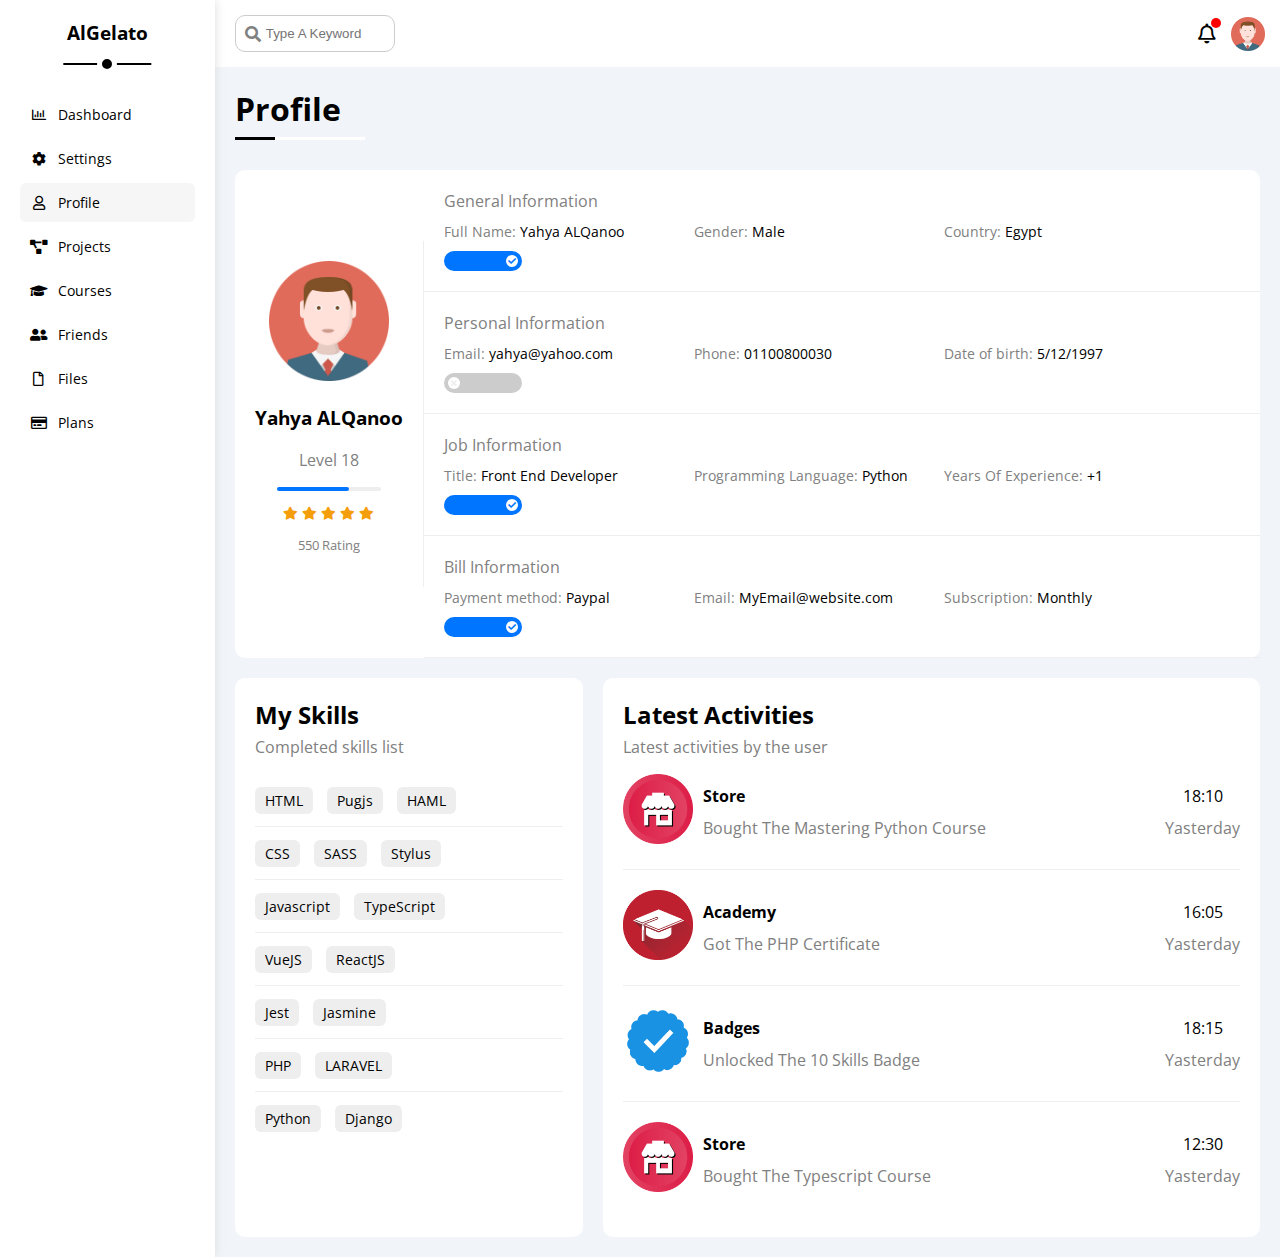
<file: profile.html>
<!DOCTYPE html>
<html lang="en">

<head>
    <meta charset="UTF-8">
    <meta http-equiv="X-UA-Compatible" content="IE=edge">
    <meta name="viewport" content="width=device-width, initial-scale=1.0">
    <link rel="stylesheet" href="css/all.min.css">
    <link rel="stylesheet" href="css/framework.css">
    <link rel="stylesheet" href="css/style.css">
    <link rel="preconnect" href="https://fonts.googleapis.com">
    <link rel="preconnect" href="https://fonts.gstatic.com" crossorigin>
    <link href="https://fonts.googleapis.com/css2?family=Open+Sans:wght@300;500&display=swap" rel="stylesheet">
    <title>Profile</title>
</head>

<body>
    <div class="page d-flex">
        <div class="sidebar bg-white p-20 p-relative">
            <h3 class="p-relative txt-c mt-0">AlGelato</h3>
            <ul>
                <li>
                    <a class=" d-flex align-c fs-14 c-black rad-6 p-10" href="index.html">
                        <i class="fa-regular fa-chart-bar fa-fw"></i>
                        <span class="hide-mobile">Dashboard</span>
                    </a>
                </li>
                <li>
                    <a class=" d-flex align-c fs-14 c-black rad-6 p-10" href="settings.html">
                        <i class="fa-solid fa-gear fa-fw"></i>
                        <span class="hide-mobile">Settings</span>
                    </a>
                </li>
                <li>
                    <a class="active d-flex align-c fs-14 c-black rad-6 p-10" href="profile.html">
                        <i class="fa-regular fa-user fa-fw"></i>
                        <span class="hide-mobile">Profile</span>
                    </a>
                </li>
                <li>
                    <a class="d-flex align-c fs-14 c-black rad-6 p-10" href="projects.html">
                        <i class="fa-solid fa-diagram-project fa-fw"></i>
                        <span class="hide-mobile">Projects</span>
                    </a>
                </li>
                <li>
                    <a class="d-flex align-c fs-14 c-black rad-6 p-10" href="courses.html">
                        <i class="fa-solid fa-graduation-cap fa-fw"></i>
                        <span class="hide-mobile">Courses</span>
                    </a>
                </li>
                <li>
                    <a class="d-flex align-c fs-14 c-black rad-6 p-10" href="friends.html">
                        <i class="fa-solid fa-user-group fa-fw"></i>
                        <span class="hide-mobile">Friends</span>
                    </a>
                </li>
                <li>
                    <a class="d-flex align-c fs-14 c-black rad-6 p-10" href="files.html">
                        <i class="fa-regular fa-file fa-fw"></i>
                        <span class="hide-mobile">Files</span>
                    </a>
                </li>
                <li>
                    <a class="d-flex align-c fs-14 c-black rad-6 p-10" href="plans.html">
                        <i class="fa-regular fa-credit-card fa-fw"></i>
                        <span class="hide-mobile">Plans</span>
                    </a>
                </li>
            </ul>
        </div>
        <div class="content w-full overflow-h">
            <!-- Start Header -->
            <div class="header bg-white p-15 between-flex">
                <div class="search p-relative">
                    <input class="p-10 rad-10" type="search" placeholder="Type A Keyword">
                </div>
                <div class="icons d-flex align-c">
                    <span class="notification p-relative">
                        <i class="fa-regular fa-bell fa-lg"></i>
                    </span>
                    <img src="images/header.png" alt="AbdulJaleel">
                </div>
            </div>
            <!-- End Header -->
            <!-- Start Profile -->
            <div class="profile-section p-20">
                <h1 class="main-heading">Profile</h1>
                <div class="profile">
                    <!-- Start Profile Box One -->
                    <div class="profile-content d-flex bg-white rad-10 align-c">
                        <div class="user txt-c p-20">
                            <img src="images/header.png" alt="">
                            <h3>Yahya ALQanoo</h3>
                            <p class="mt-0 c-grey">Level 18</p>
                            <div class="level-progress">
                                <span style="width: 70%;"></span>
                            </div>
                            <div class="stars">
                                <i class="fa-solid fa-star c-orange fs-13"></i>
                                <i class="fa-solid fa-star c-orange fs-13"></i>
                                <i class="fa-solid fa-star c-orange fs-13"></i>
                                <i class="fa-solid fa-star c-orange fs-13"></i>
                                <i class="fa-solid fa-star c-orange fs-13"></i>
                            </div>
                            <p class="fs-13 c-grey">550 Rating</p>
                        </div>
                        <div class="info flex">
                            <div class="info-box d-flex align-c p-20">
                                <h4 class="c-grey w-full m-0">General Information</h4>
                                <div class="one d-flex">
                                    <div class="fs-14">
                                        <span class="c-grey">Full Name:</span>
                                        <span> Yahya ALQanoo</span>
                                    </div>
                                    <div class="fs-14">
                                        <span class="c-grey">Gender:</span>
                                        <span> Male</span>
                                    </div>
                                    <div class="fs-14">
                                        <span class="c-grey">Country:</span>
                                        <span> Egypt</span>
                                    </div>
                                    <div class="toggle">
                                        <label>
                                            <input class="toggle-checkbox" type="checkbox" checked>
                                            <div class="toggle-switch"></div>
                                        </label>
                                    </div>
                                </div>
                            </div>
                            <div class="info-box d-flex align-c p-20">
                                <h4 class="c-grey w-full m-0">Personal Information</h4>
                                <div class="one d-flex">
                                    <div class="fs-14">
                                        <span class="c-grey">Email:</span>
                                        <span>yahya@yahoo.com</span>
                                    </div>
                                    <div class="fs-14">
                                        <span class="c-grey">Phone:</span>
                                        <span> 01100800030</span>
                                    </div>
                                    <div class="fs-14">
                                        <span class="c-grey">Date of birth:</span>
                                        <span> 5/12/1997</span>
                                    </div>
                                    <div class="toggle">
                                        <label>
                                            <input class="toggle-checkbox" type="checkbox">
                                            <div class="toggle-switch"></div>
                                        </label>
                                    </div>
                                </div>
                            </div>
                            <div class="info-box d-flex align-c p-20">
                                <h4 class="c-grey w-full m-0">Job Information</h4>
                                <div class="one d-flex">
                                    <div class="fs-14">
                                        <span class="c-grey">Title:</span>
                                        <span> Front End Developer</span>
                                    </div>
                                    <div class="fs-14">
                                        <span class="c-grey">Programming Language:</span>
                                        <span> Python</span>
                                    </div>
                                    <div class="fs-14">
                                        <span class="c-grey">Years Of Experience:</span>
                                        <span> +1</span>
                                    </div>
                                    <div class="toggle">
                                        <label>
                                            <input class="toggle-checkbox" type="checkbox" checked>
                                            <div class="toggle-switch"></div>
                                        </label>
                                    </div>
                                </div>
                            </div>
                            <div class="info-box d-flex align-c p-20">
                                <h4 class="c-grey w-full m-0">Bill Information</h4>
                                <div class="one d-flex">
                                    <div class="fs-14">
                                        <span class="c-grey">Payment method:</span>
                                        <span> Paypal</span>
                                    </div>
                                    <div class="fs-14">
                                        <span class="c-grey">Email:</span>
                                        <span> MyEmail@website.com</span>
                                    </div>
                                    <div class="fs-14">
                                        <span class="c-grey">Subscription:</span>
                                        <span> Monthly</span>
                                    </div>
                                    <div class="toggle">
                                        <label>
                                            <input class="toggle-checkbox" type="checkbox" checked>
                                            <div class="toggle-switch"></div>
                                        </label>
                                    </div>
                                </div>
                            </div>
                        </div>
                    </div>
                    <!-- End Profile Box One -->
                    <!-- Start Skills And Acitivities -->
                    <div class="secondary-info mt-20 d-flex gap-20">
                        <div class="skills p-20 bg-white rad-10">
                            <h2 class="mt-0 mb-0">My Skills</h2>
                            <p class="mt-5 c-grey">Completed skills list</p>
                            <div class="skills-section">
                                <div class="border-bottom pt-15 pb-15">
                                    <span class="btn-shape bg-eee fs-14 mr-10">HTML</span>
                                    <span class="btn-shape bg-eee fs-14 mr-10">Pugjs</span>
                                    <span class="btn-shape bg-eee fs-14 mr-10">HAML</span>
                                </div>
                                <div class="border-bottom pt-15 pb-15">
                                    <span class="btn-shape bg-eee fs-14 mr-10">CSS</span>
                                    <span class="btn-shape bg-eee fs-14 mr-10">SASS</span>
                                    <span class="btn-shape bg-eee fs-14 mr-10">Stylus</span>
                                </div>
                                <div class="border-bottom pt-15 pb-15">
                                    <span class="btn-shape bg-eee fs-14 mr-10">Javascript</span>
                                    <span class="btn-shape bg-eee fs-14 mr-10">TypeScript</span>
                                </div>
                                <div class="border-bottom pt-15 pb-15">
                                    <span class="btn-shape bg-eee fs-14 mr-10">VueJS</span>
                                    <span class="btn-shape bg-eee fs-14 mr-10">ReactJS</span>
                                </div>
                                <div class="border-bottom pt-15 pb-15">
                                    <span class="btn-shape bg-eee fs-14 mr-10">Jest</span>
                                    <span class="btn-shape bg-eee fs-14 mr-10">Jasmine</span>
                                </div>
                                <div class="border-bottom pt-15 pb-15">
                                    <span class="btn-shape bg-eee fs-14 mr-10">PHP</span>
                                    <span class="btn-shape bg-eee fs-14 mr-10">LARAVEL</span>
                                </div>
                                <div class="pt-15">
                                    <span class="btn-shape bg-eee fs-14 mr-10">Python</span>
                                    <span class="btn-shape bg-eee fs-14 mr-10">Django</span>
                                </div>
                            </div>
                        </div>
                        <div class="activities p-20 bg-white rad-10">
                            <h2 class="mt-0 mb-0">Latest Activities</h2>
                            <p class="mt-5 c-grey">Latest activities by the user</p>
                            <div class="box pb-20 d-flex align-c border-bottom mb-20 ">
                                <div class="news-image">
                                    <img class="rad-10" src="images/activity-01.png" alt="">
                                </div>
                                <div class="text flex">
                                    <h4 class="mt-0 mb-10">Store</h4>
                                    <p class="mt-0 mb-0 c-grey">Bought The Mastering Python Course</p>
                                </div>
                                <div class="flex-column-between txt-c">
                                    <span class="mb-10">18:10</span>
                                    <span class="c-grey">Yasterday</span>
                                </div>
                            </div>
                            <div class="box pb-20 d-flex align-c border-bottom mb-20">
                                <div class="news-image">
                                    <img class="rad-10" src="images/activity-02.png" alt="">
                                </div>
                                <div class="text flex">
                                    <h4 class="mt-0 mb-10">Academy</h4>
                                    <p class="mt-0 mb-0 c-grey">Got The PHP Certificate</p>
                                </div>
                                <div class="flex-column-between txt-c">
                                    <span class="mb-10">16:05</span>
                                    <span class="c-grey">Yasterday</span>
                                </div>
                            </div>
                            <div class="box pb-20 d-flex align-c border-bottom mb-20">
                                <div class="news-image">
                                    <img class="rad-10" src="images/activity-03.png" alt="">
                                </div>
                                <div class="text flex">
                                    <h4 class="mt-0 mb-10">Badges</h4>
                                    <p class="mt-0 mb-0 c-grey">Unlocked The 10 Skills Badge</p>
                                </div>
                                <div class="flex-column-between txt-c">
                                    <span class="mb-10">18:15</span>
                                    <span class="c-grey">Yasterday</span>
                                </div>
                            </div>
                            <div class="box pb-20 d-flex align-c">
                                <div class="news-image">
                                    <img class="rad-10" src="images/activity-01.png" alt="">
                                </div>
                                <div class="text flex">
                                    <h4 class="mt-0 mb-10">Store</h4>
                                    <p class="mt-0 mb-0 c-grey">Bought The Typescript Course</p>
                                </div>
                                <div class="flex-column-between txt-c">
                                    <span class="mb-10">12:30</span>
                                    <span class="c-grey">Yasterday</span>
                                </div>
                            </div>
                        </div>
                    </div>
                    <!-- End Skills And Acitivities -->
                </div>
            </div>
            <!-- End Profile -->
</body>

</html>
</file>
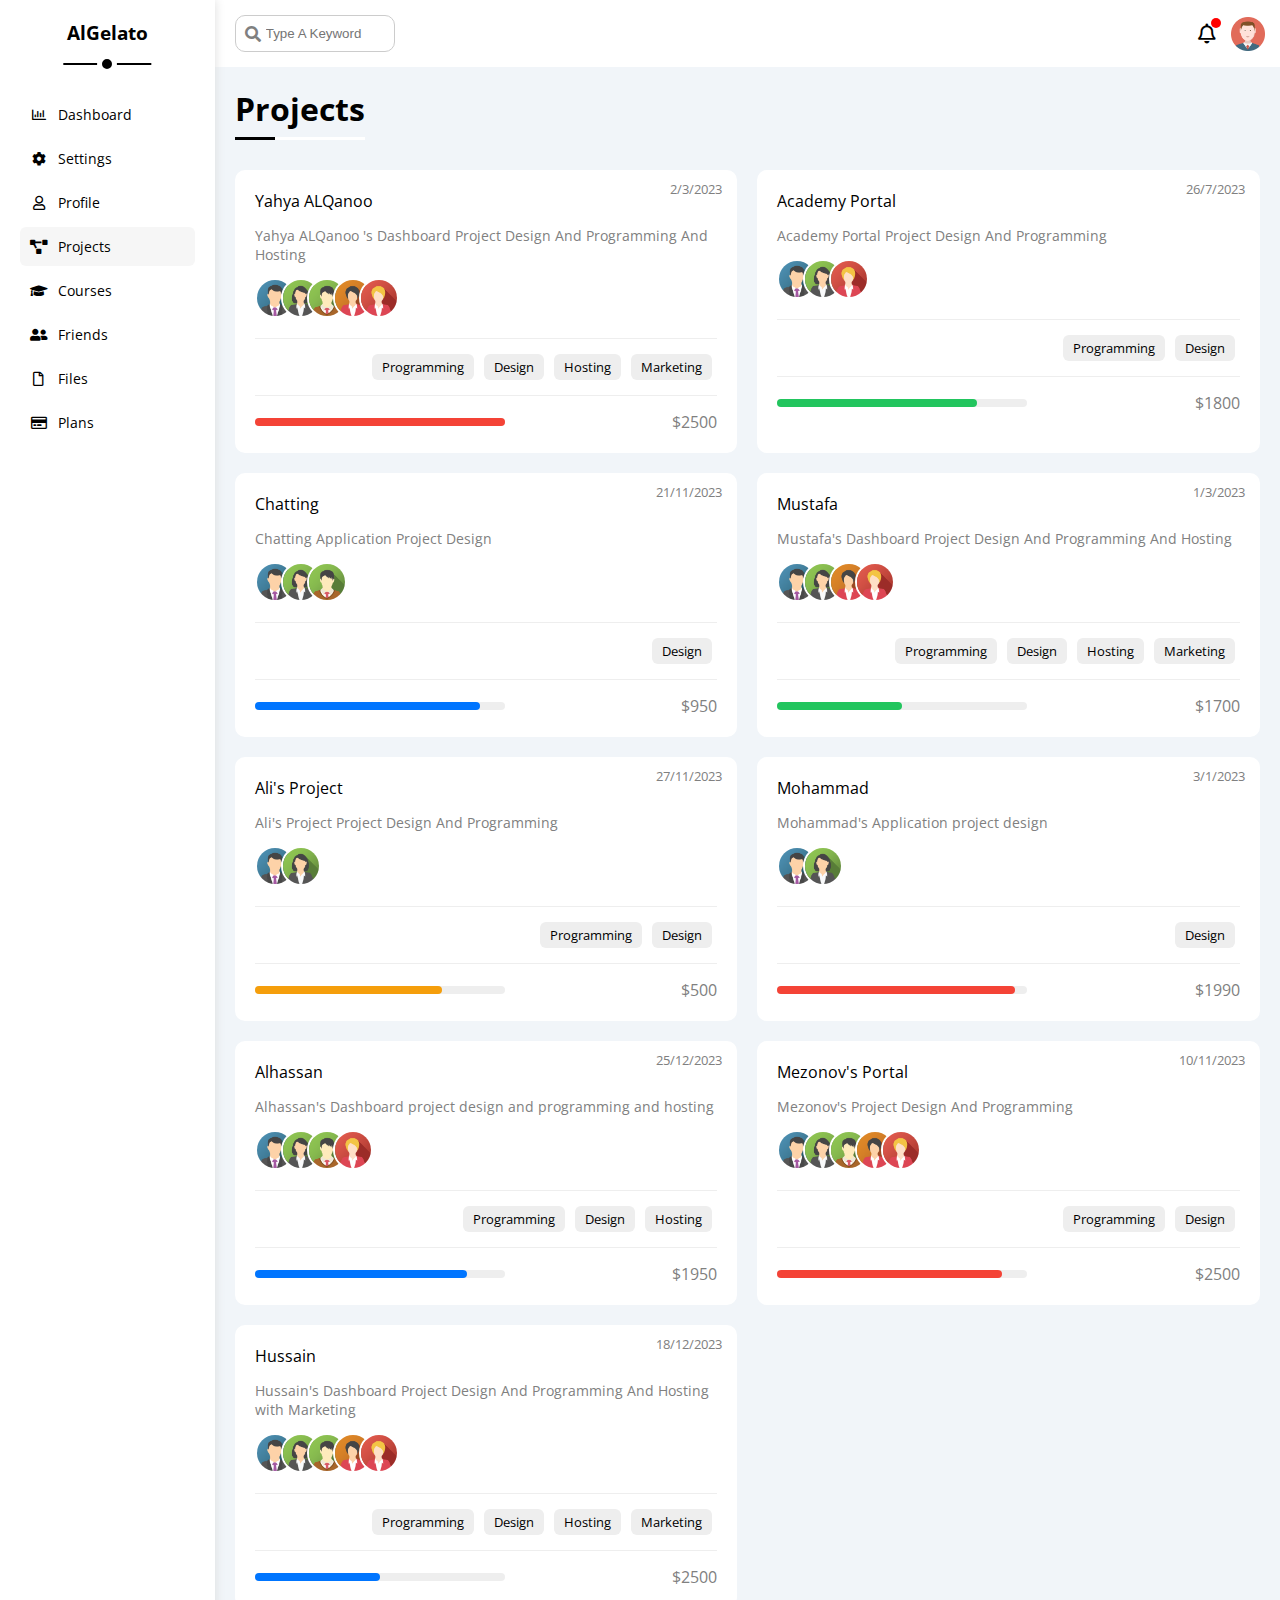
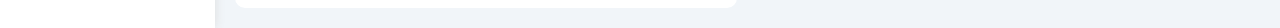
<file: projects.html>
<!DOCTYPE html>
<html lang="en">

<head>
    <meta charset="UTF-8">
    <meta http-equiv="X-UA-Compatible" content="IE=edge">
    <meta name="viewport" content="width=device-width, initial-scale=1.0">
    <link rel="stylesheet" href="css/all.min.css">
    <link rel="stylesheet" href="css/framework.css">
    <link rel="stylesheet" href="css/style.css">
    <link rel="preconnect" href="https://fonts.googleapis.com">
    <link rel="preconnect" href="https://fonts.gstatic.com" crossorigin>
    <link href="https://fonts.googleapis.com/css2?family=Open+Sans:wght@300;500&display=swap" rel="stylesheet">
    <title>Projects</title>
</head>

<body>
    <div class="page d-flex">
        <div class="sidebar bg-white p-20 p-relative">
            <h3 class="p-relative txt-c mt-0">AlGelato</h3>
            <ul>
                <li>
                    <a class=" d-flex align-c fs-14 c-black rad-6 p-10" href="index.html">
                        <i class="fa-regular fa-chart-bar fa-fw"></i>
                        <span class="hide-mobile">Dashboard</span>
                    </a>
                </li>
                <li>
                    <a class=" d-flex align-c fs-14 c-black rad-6 p-10" href="settings.html">
                        <i class="fa-solid fa-gear fa-fw"></i>
                        <span class="hide-mobile">Settings</span>
                    </a>
                </li>
                <li>
                    <a class="d-flex align-c fs-14 c-black rad-6 p-10" href="profile.html">
                        <i class="fa-regular fa-user fa-fw"></i>
                        <span class="hide-mobile">Profile</span>
                    </a>
                </li>
                <li>
                    <a class="active d-flex align-c fs-14 c-black rad-6 p-10" href="projects.html">
                        <i class="fa-solid fa-diagram-project fa-fw"></i>
                        <span class="hide-mobile">Projects</span>
                    </a>
                </li>
                <li>
                    <a class="d-flex align-c fs-14 c-black rad-6 p-10" href="courses.html">
                        <i class="fa-solid fa-graduation-cap fa-fw"></i>
                        <span class="hide-mobile">Courses</span>
                    </a>
                </li>
                <li>
                    <a class="d-flex align-c fs-14 c-black rad-6 p-10" href="friends.html">
                        <i class="fa-solid fa-user-group fa-fw"></i>
                        <span class="hide-mobile">Friends</span>
                    </a>
                </li>
                <li>
                    <a class="d-flex align-c fs-14 c-black rad-6 p-10" href="files.html">
                        <i class="fa-regular fa-file fa-fw"></i>
                        <span class="hide-mobile">Files</span>
                    </a>
                </li>
                <li>
                    <a class="d-flex align-c fs-14 c-black rad-6 p-10" href="plans.html">
                        <i class="fa-regular fa-credit-card fa-fw"></i>
                        <span class="hide-mobile">Plans</span>
                    </a>
                </li>
            </ul>
        </div>
        <div class="content w-full overflow-h">
            <!-- Start Header -->
            <div class="header bg-white p-15 between-flex">
                <div class="search p-relative">
                    <input class="p-10 rad-10" type="search" placeholder="Type A Keyword">
                </div>
                <div class="icons d-flex align-c">
                    <span class="notification p-relative">
                        <i class="fa-regular fa-bell fa-lg"></i>
                    </span>
                    <img src="images/header.png" alt="AbdulJaleel">
                </div>
            </div>
            <!-- End Header -->
            <!-- Start Projects -->
            <div class="projects-section p-20">
                <h1 class="main-heading">Projects</h1>
                <div class="projects">
                    <div class="projects-box bg-white rad-10 align-c p-20 p-relative">
                        <span class="c-grey fs-13">2/3/2023</span>
                        <h4 class="mt-0 mb-0">Yahya ALQanoo</h4>
                        <p class="c-grey fs-14">Yahya ALQanoo 's Dashboard Project Design And Programming And Hosting</p>
                        <div class="team-images">
                            <img src="images/team-01.png" alt="">
                            <img src="images/team-02.png" alt="">
                            <img src="images/team-03.png" alt="">
                            <img src="images/team-04.png" alt="">
                            <img src="images/team-05.png" alt="">
                        </div>
                        <div class="team-skills d-flex flex-end pt-15 pt-15 pb-15 mt-15 border-bottom border-top gap-5">
                            <span class="fs-13 btn-shape bg-eee mr-5">Programming</span>
                            <span class="fs-13 btn-shape bg-eee mr-5">Design</span>
                            <span class="fs-13 btn-shape bg-eee mr-5">Hosting</span>
                            <span class="fs-13 btn-shape bg-eee mr-5">Marketing</span>
                        </div>
                        <div class="projects-footer between-flex gap-20 pt-15">
                            <div class="bg-eee">
                                <span class="bg-red d-block" style="width:100% "></span>
                            </div>
                            <span class="c-grey">$2500</span>
                        </div>
                    </div>
                    <div class="projects-box bg-white rad-10 align-c p-20 p-relative">
                        <span class="c-grey fs-13">26/7/2023</span>
                        <h4 class="mt-0 mb-0">Academy Portal</h4>
                        <p class="c-grey fs-14">Academy Portal Project Design And Programming</p>
                        <div class="team-images">
                            <img src="images/team-01.png" alt="">
                            <img src="images/team-02.png" alt="">
                            <img src="images/team-05.png" alt="">
                        </div>
                        <div class="team-skills d-flex flex-end pt-15 pt-15 pb-15 mt-15 border-bottom border-top gap-5">
                            <span class="fs-13 btn-shape bg-eee mr-5">Programming</span>
                            <span class="fs-13 btn-shape bg-eee mr-5">Design</span>
                        </div>
                        <div class="projects-footer between-flex gap-20 pt-15">
                            <div class="bg-eee">
                                <span class="bg-green d-block" style="width:80% "></span>
                            </div>
                            <span class="c-grey">$1800</span>
                        </div>
                    </div>
                    <div class="projects-box bg-white rad-10 align-c p-20 p-relative">
                        <span class="c-grey fs-13">21/11/2023</span>
                        <h4 class="mt-0 mb-0">Chatting </h4>
                        <p class="c-grey fs-14">Chatting Application Project Design</p>
                        <div class="team-images">
                            <img src="images/team-01.png" alt="">
                            <img src="images/team-02.png" alt="">
                            <img src="images/team-03.png" alt="">
                        </div>
                        <div class="team-skills d-flex flex-end pt-15 pt-15 pb-15 mt-15 border-bottom border-top gap-5">
                            <span class="fs-13 btn-shape bg-eee mr-5">Design</span>
                        </div>
                        <div class="projects-footer between-flex gap-20 pt-15">
                            <div class="bg-eee">
                                <span class="bg-blue d-block" style="width:90% "></span>
                            </div>
                            <span class="c-grey">$950</span>
                        </div>
                    </div>
                    <div class="projects-box bg-white rad-10 align-c p-20 p-relative">
                        <span class="c-grey fs-13">1/3/2023</span>
                        <h4 class="mt-0 mb-0">Mustafa</h4>
                        <p class="c-grey fs-14">Mustafa's Dashboard Project Design And Programming And Hosting</p>
                        <div class="team-images">
                            <img src="images/team-01.png" alt="">
                            <img src="images/team-02.png" alt="">
                            <img src="images/team-04.png" alt="">
                            <img src="images/team-05.png" alt="">
                        </div>
                        <div class="team-skills d-flex flex-end pt-15 pt-15 pb-15 mt-15 border-bottom border-top gap-5">
                            <span class="fs-13 btn-shape bg-eee mr-5">Programming</span>
                            <span class="fs-13 btn-shape bg-eee mr-5">Design</span>
                            <span class="fs-13 btn-shape bg-eee mr-5">Hosting</span>
                            <span class="fs-13 btn-shape bg-eee mr-5">Marketing</span>
                        </div>
                        <div class="projects-footer between-flex gap-20 pt-15">
                            <div class="bg-eee">
                                <span class="bg-green d-block" style="width:50% "></span>
                            </div>
                            <span class="c-grey">$1700</span>
                        </div>
                    </div>
                    <div class="projects-box bg-white rad-10 align-c p-20 p-relative">
                        <span class="c-grey fs-13">27/11/2023</span>
                        <h4 class="mt-0 mb-0">Ali's Project</h4>
                        <p class="c-grey fs-14">Ali's Project Project Design And Programming</p>
                        <div class="team-images">
                            <img src="images/team-01.png" alt="">
                            <img src="images/team-02.png" alt="">
                        </div>
                        <div class="team-skills d-flex flex-end pt-15 pt-15 pb-15 mt-15 border-bottom border-top gap-5">
                            <span class="fs-13 btn-shape bg-eee mr-5">Programming</span>
                            <span class="fs-13 btn-shape bg-eee mr-5">Design</span>
                        </div>
                        <div class="projects-footer between-flex gap-20 pt-15">
                            <div class="bg-eee">
                                <span class="bg-orange d-block" style="width:75% "></span>
                            </div>
                            <span class="c-grey">$500</span>
                        </div>
                    </div>
                    <div class="projects-box bg-white rad-10 align-c p-20 p-relative">
                        <span class="c-grey fs-13">3/1/2023</span>
                        <h4 class="mt-0 mb-0">Mohammad</h4>
                        <p class="c-grey fs-14">Mohammad's Application project design</p>
                        <div class="team-images">
                            <img src="images/team-01.png" alt="">
                            <img src="images/team-02.png" alt="">
                        </div>
                        <div class="team-skills d-flex flex-end pt-15 pt-15 pb-15 mt-15 border-bottom border-top gap-5">
                            <span class="fs-13 btn-shape bg-eee mr-5">Design</span>
                        </div>
                        <div class="projects-footer between-flex gap-20 pt-15">
                            <div class="bg-eee">
                                <span class="bg-red d-block" style="width:95% "></span>
                            </div>
                            <span class="c-grey">$1990</span>
                        </div>
                    </div>
                    <div class="projects-box bg-white rad-10 align-c p-20 p-relative">
                        <span class="c-grey fs-13">25/12/2023</span>
                        <h4 class="mt-0 mb-0">Alhassan</h4>
                        <p class="c-grey fs-14">Alhassan's Dashboard project design and programming and hosting</p>
                        <div class="team-images">
                            <img src="images/team-01.png" alt="">
                            <img src="images/team-02.png" alt="">
                            <img src="images/team-03.png" alt="">
                            <img src="images/team-05.png" alt="">
                        </div>
                        <div class="team-skills d-flex flex-end pt-15 pt-15 pb-15 mt-15 border-bottom border-top gap-5">
                            <span class="fs-13 btn-shape bg-eee mr-5">Programming</span>
                            <span class="fs-13 btn-shape bg-eee mr-5">Design</span>
                            <span class="fs-13 btn-shape bg-eee mr-5">Hosting</span>
                        </div>
                        <div class="projects-footer between-flex gap-20 pt-15">
                            <div class="bg-eee">
                                <span class="bg-blue d-block" style="width:85% "></span>
                            </div>
                            <span class="c-grey">$1950</span>
                        </div>
                    </div>
                    <div class="projects-box bg-white rad-10 align-c p-20 p-relative">
                        <span class="c-grey fs-13">10/11/2023</span>
                        <h4 class="mt-0 mb-0">Mezonov's Portal</h4>
                        <p class="c-grey fs-14">Mezonov's Project Design And Programming</p>
                        <div class="team-images">
                            <img src="images/team-01.png" alt="">
                            <img src="images/team-02.png" alt="">
                            <img src="images/team-03.png" alt="">
                            <img src="images/team-04.png" alt="">
                            <img src="images/team-05.png" alt="">
                        </div>
                        <div class="team-skills d-flex flex-end pt-15 pt-15 pb-15 mt-15 border-bottom border-top gap-5">
                            <span class="fs-13 btn-shape bg-eee mr-5">Programming</span>
                            <span class="fs-13 btn-shape bg-eee mr-5">Design</span>
                        </div>
                        <div class="projects-footer between-flex gap-20 pt-15">
                            <div class="bg-eee">
                                <span class="bg-red d-block" style="width:90% "></span>
                            </div>
                            <span class="c-grey">$2500</span>
                        </div>
                    </div>
                    <div class="projects-box bg-white rad-10 align-c p-20 p-relative">
                        <span class="c-grey fs-13">18/12/2023</span>
                        <h4 class="mt-0 mb-0">Hussain</h4>
                        <p class="c-grey fs-14">Hussain's Dashboard Project Design And Programming And Hosting with
                            Marketing</p>
                        <div class="team-images">
                            <img src="images/team-01.png" alt="">
                            <img src="images/team-02.png" alt="">
                            <img src="images/team-03.png" alt="">
                            <img src="images/team-04.png" alt="">
                            <img src="images/team-05.png" alt="">
                        </div>
                        <div class="team-skills d-flex flex-end pt-15 pt-15 pb-15 mt-15 border-bottom border-top gap-5">
                            <span class="fs-13 btn-shape bg-eee mr-5">Programming</span>
                            <span class="fs-13 btn-shape bg-eee mr-5">Design</span>
                            <span class="fs-13 btn-shape bg-eee mr-5">Hosting</span>
                            <span class="fs-13 btn-shape bg-eee mr-5">Marketing</span>
                        </div>
                        <div class="projects-footer between-flex gap-20 pt-15">
                            <div class="bg-eee">
                                <span class="bg-blue d-block" style="width:50% "></span>
                            </div>
                            <span class="c-grey">$2500</span>
                        </div>
                    </div>
                </div>
            </div>
        </div>
        <!-- End Projects -->
</body>

</html>
</file>
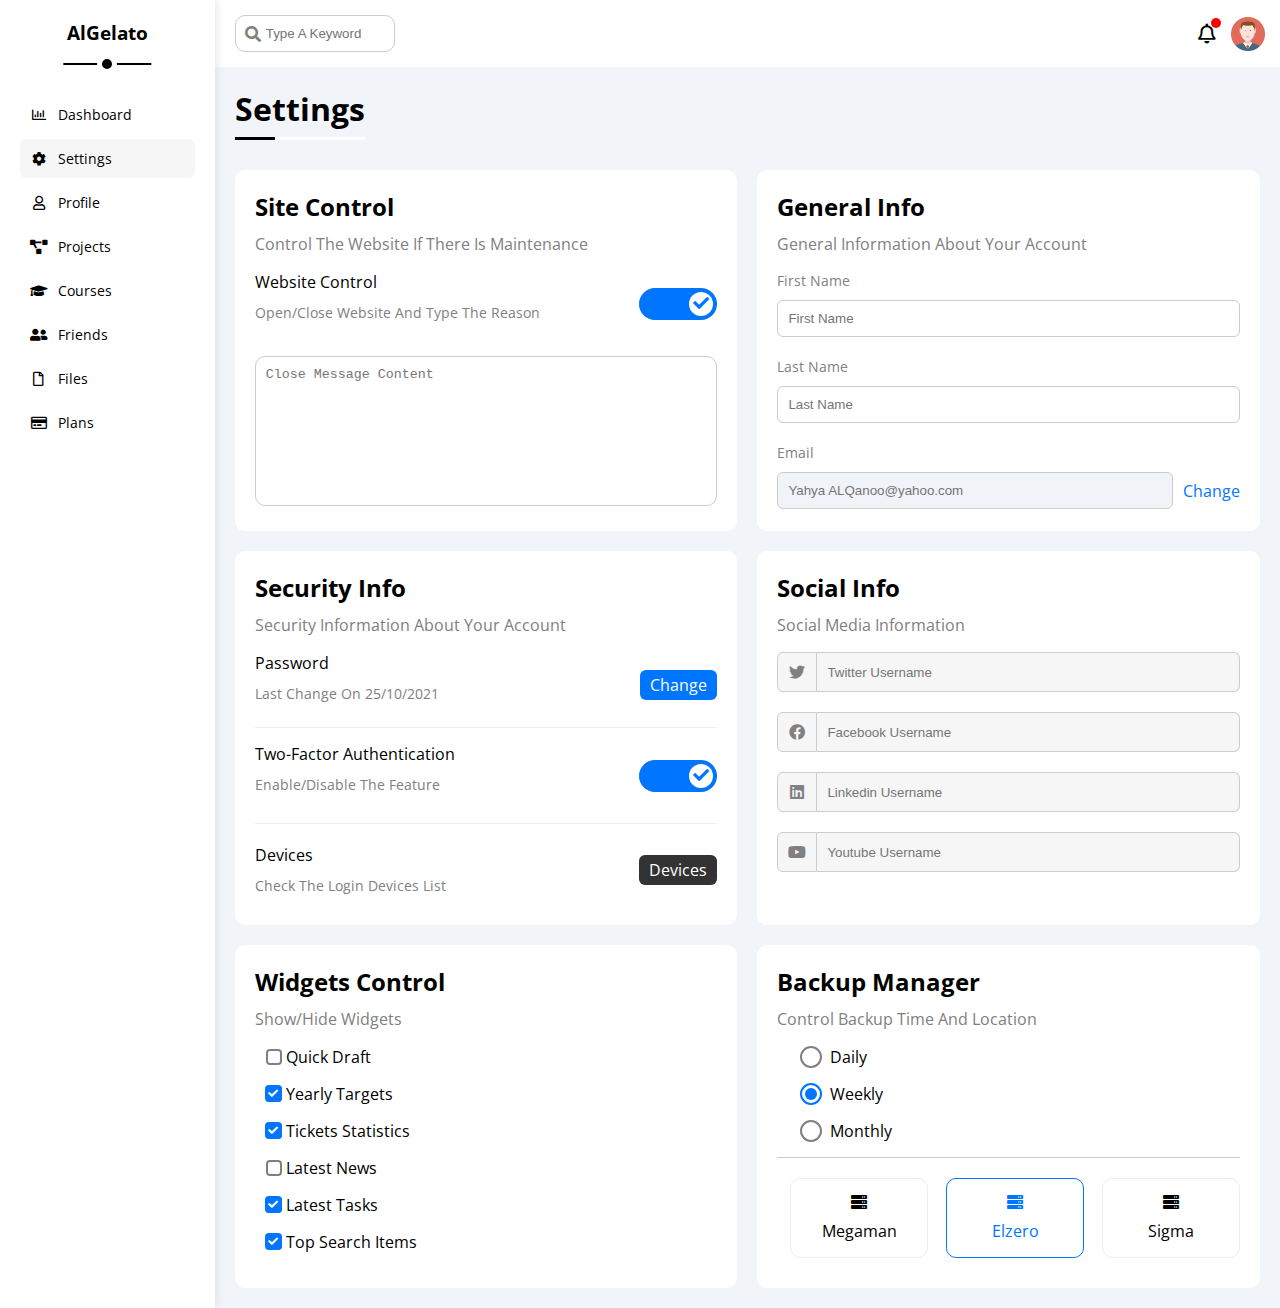
<file: settings.html>
<!DOCTYPE html>
<html lang="en">

<head>
    <meta charset="UTF-8">
    <meta http-equiv="X-UA-Compatible" content="IE=edge">
    <meta name="viewport" content="width=device-width, initial-scale=1.0">
    <link rel="stylesheet" href="css/all.min.css">
    <link rel="stylesheet" href="css/framework.css">
    <link rel="stylesheet" href="css/style.css">
    <link rel="preconnect" href="https://fonts.googleapis.com">
    <link rel="preconnect" href="https://fonts.gstatic.com" crossorigin>
    <link href="https://fonts.googleapis.com/css2?family=Open+Sans:wght@300;500&display=swap" rel="stylesheet">
    <title>Settings</title>
</head>

<body>
    <div class="page d-flex">
        <div class="sidebar bg-white p-20 p-relative">
            <h3 class="p-relative txt-c mt-0">AlGelato</h3>
            <ul>
                <li>
                    <a class=" d-flex align-c fs-14 c-black rad-6 p-10" href="index.html">
                        <i class="fa-regular fa-chart-bar fa-fw"></i>
                        <span class="hide-mobile">Dashboard</span>
                    </a>
                </li>
                <li>
                    <a class="active d-flex align-c fs-14 c-black rad-6 p-10" href="settings.html">
                        <i class="fa-solid fa-gear fa-fw"></i>
                        <span class="hide-mobile">Settings</span>
                    </a>
                </li>
                <li>
                    <a class="d-flex align-c fs-14 c-black rad-6 p-10" href="profile.html">
                        <i class="fa-regular fa-user fa-fw"></i>
                        <span class="hide-mobile">Profile</span>
                    </a>
                </li>
                <li>
                    <a class="d-flex align-c fs-14 c-black rad-6 p-10" href="projects.html">
                        <i class="fa-solid fa-diagram-project fa-fw"></i>
                        <span class="hide-mobile">Projects</span>
                    </a>
                </li>
                <li>
                    <a class="d-flex align-c fs-14 c-black rad-6 p-10" href="courses.html">
                        <i class="fa-solid fa-graduation-cap fa-fw"></i>
                        <span class="hide-mobile">Courses</span>
                    </a>
                </li>
                <li>
                    <a class="d-flex align-c fs-14 c-black rad-6 p-10" href="friends.html">
                        <i class="fa-solid fa-user-group fa-fw"></i>
                        <span class="hide-mobile">Friends</span>
                    </a>
                </li>
                <li>
                    <a class="d-flex align-c fs-14 c-black rad-6 p-10" href="files.html">
                        <i class="fa-regular fa-file fa-fw"></i>
                        <span class="hide-mobile">Files</span>
                    </a>
                </li>
                <li>
                    <a class="d-flex align-c fs-14 c-black rad-6 p-10" href="plans.html">
                        <i class="fa-regular fa-credit-card fa-fw"></i>
                        <span class="hide-mobile">Plans</span>
                    </a>
                </li>
            </ul>
        </div>
        <div class="content w-full overflow-h">
            <!-- Start Header -->
            <div class="header bg-white p-15 between-flex">
                <div class="search p-relative">
                    <input class="p-10 rad-10" type="search" placeholder="Type A Keyword">
                </div>
                <div class="icons d-flex align-c">
                    <span class="notification p-relative">
                        <i class="fa-regular fa-bell fa-lg"></i>
                    </span>
                    <img src="images/header.png" alt="AbdulJaleel">
                </div>
            </div>
            <!-- End Header -->
            <!-- Start Settings -->
            <div class="settings p-20">
                <h1 class="main-heading mt-0">Settings</h1>
                <div class="settings-content gap-20">
                    <div class="site-control p-20 bg-white rad-10">
                        <h2 class="mt-0 mb-0">Site Control</h2>
                        <p class="mt-10 c-grey">Control The Website If There Is Maintenance</p>
                        <div class="between-flex mb-20">
                            <div class="text">
                                <span>Website Control</span>
                                <p class="mt-10 c-grey fs-14">Open/Close Website And Type The Reason</p>
                            </div>
                            <label>
                                <input class="toggle-checkbox" type="checkbox" checked>
                                <div class="toggle-switch"></div>
                            </label>
                        </div>
                        <textarea name="message" placeholder="Close Message Content"></textarea>
                    </div>
                    <div class="general-info p-20 bg-white rad-10">
                        <h2 class="mt-0 mb-0">General Info</h2>
                        <p class="mt-10 c-grey">General Information About Your Account</p>
                        <label class="fs-14 c-grey mb-10 d-block">First Name</label>
                        <input class="w-full p-10 rad-6 d-block mb-20" type="text" name="name" placeholder="First Name">
                        <label class="fs-14 c-grey mb-10 d-block">Last Name</label>
                        <input class="w-full p-10 rad-6 d-block mb-20" type="text" name="name" placeholder="Last Name">
                        <label class="fs-14 c-grey mb-10 d-block">Email</label>
                        <div class="email-change between-flex"> <input
                                class="email-disabled w-full p-10 rad-6 d-block mr-10 " type="email" name="name"
                                placeholder="Yahya ALQanoo@yahoo.com" disabled>
                            <span class=" change c-blue">Change</span>
                        </div>
                    </div>
                    <div class="security-info p-20 bg-white rad-10">
                        <h2 class="mt-0 mb-0">Security Info</h2>
                        <p class="mt-10 c-grey">Security Information About Your Account</p>
                        <div class="box between-flex mb-10">
                            <div class="text">
                                <span>Password</span>
                                <p class="fs-14 c-grey mt-10">Last Change On 25/10/2021</p>
                            </div>
                            <span class="change-btn btn-shape c-white bg-blue">Change</span>
                        </div>
                        <div class="box between-flex mb-20 border-top border-bottom pt-15 pb-15">
                            <div class="text">
                                <span>Two-Factor Authentication</span>
                                <p class="fs-14 c-grey mt-10">Enable/Disable The Feature</p>
                            </div>
                            <label>
                                <input class="toggle-checkbox" type="checkbox" checked>
                                <div class="toggle-switch"></div>
                            </label>
                        </div>
                        <div class="box between-flex mb-10">
                            <div class="text">
                                <span>Devices</span>
                                <p class="fs-14 c-grey mt-10 mb-0">Check The Login Devices List</p>
                            </div>
                            <span class="device-btn btn-shape c-white bg-333">Devices</span>
                        </div>
                    </div>
                    <div class="social-info p-20 bg-white rad-10">
                        <h2 class="mt-0 mb-0">Social Info</h2>
                        <p class="mt-10 c-grey">Social Media Information</p>
                        <div class="twitter d-flex mb-20">
                            <i class="fa-brands fa-twitter center-flex c-grey fs-16"></i>
                            <input class="w-full d-block p-10" type="text" placeholder="Twitter Username">
                        </div>
                        <div class="facebook d-flex mb-20">
                            <i class="fa-brands fa-facebook center-flex c-grey fs-16"></i>
                            <input class="w-full d-block p-10" type="text" placeholder="Facebook Username">
                        </div>
                        <div class="linkedin d-flex mb-20">
                            <i class="fa-brands fa-linkedin center-flex c-grey fs-16"></i>
                            <input class="w-full d-block p-10" type="text" placeholder="Linkedin Username">
                        </div>
                        <div class="youtube d-flex mb-15">
                            <i class="fa-brands fa-youtube center-flex c-grey fs-16"></i>
                            <input class="w-full d-block p-10" type="text" placeholder="Youtube Username">
                        </div>
                    </div>
                    <div class="widgets-control p-20 bg-white rad-10">
                        <h2 class="mt-0 mb-0">Widgets Control</h2>
                        <p class="mt-10 c-grey">Show/Hide Widgets</p>
                        <div class="mb-15">
                            <input type="checkbox" id="one">
                            <label for="one">Quick Draft</label>
                        </div>
                        <div class="mb-15">
                            <input type="checkbox" id="two" checked>
                            <label for="two">Yearly Targets</label>
                        </div>
                        <div class="mb-15">
                            <input type="checkbox" id="three" checked>
                            <label for="three">Tickets Statistics</label>
                        </div>
                        <div class="mb-15">
                            <input type="checkbox" id="four">
                            <label for="four">Latest News</label>
                        </div>
                        <div class="mb-15">
                            <input type="checkbox" id="five" checked>
                            <label for="five">Latest Tasks</label>
                        </div>
                        <div class="mb-15">
                            <input type="checkbox" id="six" checked>
                            <label for="six">Top Search Items</label>
                        </div>
                    </div>
                    <div class="backup-manager p-20 bg-white rad-10">
                        <h2 class="mt-0 mb-0">Backup Manager</h2>
                        <p class="mt-10 c-grey">Control Backup Time And Location</p>
                        <div class="date d-flex align-c mb-15 ">
                            <input type="radio" name="time" id="daily">
                            <label for="daily">Daily</label>
                        </div>
                        <div class="date d-flex align-c mb-15 ">
                            <input type="radio" name="time" id="weekly" checked>
                            <label for="weekly">Weekly</label>
                        </div>
                        <div class="date d-flex align-c mb-15 ">
                            <input type="radio" name="time" id="monthly">
                            <label for="monthly">Monthly</label>
                        </div>
                        <div class="servers d-flex gap-5">
                            <input type="radio" name="server" id="megaman">
                            <div class="megaman w-full txt-c border-eee rad-10">
                                <label class="d-block m-15" for="megaman"><i
                                        class="fa-solid fa-server d-block pb-10"></i>
                                    Megaman</label>
                            </div>
                            <input type="radio" name="server" id="elzero" checked>
                            <div class="elzero w-full txt-c border-eee rad-10">
                                <label class="d-block m-15" for="elzero"><i
                                        class="fa-solid fa-server d-block pb-10"></i>
                                    Elzero</label>
                            </div>
                            <input type="radio" name="server" id="sigma">
                            <div class="sigma w-full txt-c border-eee rad-10">
                                <label class="d-block m-15" for="sigma"><i class="fa-solid fa-server d-block pb-10"></i>
                                    Sigma</label>
                            </div>
                        </div>
                    </div>
                </div>
            </div>
            <!-- End Settings -->

</body>

</html>
</file>
<file: css/framework.css>
:root {
    --main-transition: 0.3s;
    --grey-color: grey;
    --blue-color: #0075ff;
    --blue-alt-color: #0d69d5;
    --orange-color: #f59e0b;
    --red-color: #f44336;
    --green-color: #22c55e;
}

/* Start Box */

/* End Box */
/* Start Padding And Margin */
.p-0 {
    padding: 0px;
}

.p-5 {
    padding: 5px;
}

.p-10 {
    padding: 10px;
}

.p-15 {
    padding: 15px;
}

.p-20 {
    padding: 20px;
}

.pt-0 {
    padding-top: 0px;
}

.pt-5 {
    padding-top: 5px;
}

.pt-10 {
    padding-top: 10px;
}

.pt-15 {
    padding-top: 15px;
}

.pt-20 {
    padding-top: 20px;
}

.pl-0 {
    padding-left: 0px;
}

.pl-5 {
    padding-left: 5px;
}

.pl-10 {
    padding-left: 10px;
}

.pl-15 {
    padding-left: 15px;
}

.pl-20 {
    padding-left: 20px;
}

.pb-0 {
    padding-bottom: 0;
}

.pb-5 {
    padding-bottom: 5px;
}

.pb-10 {
    padding-bottom: 10px;
}

.pb-15 {
    padding-bottom: 15px;
}

.pb-20 {
    padding-bottom: 20px;
}

.m-0 {
    margin: 0px;
}

.m-5 {
    margin: 5px;
}

.m-10 {
    margin: 10px;
}

.m-15 {
    margin: 15px;
}

.m-20 {
    margin: 20px;
}

.mt-0 {
    margin-top: 0;
}

.mt-5 {
    margin-top: 5px;
}

.mt-10 {
    margin-top: 10px;
}

.mt-15 {
    margin-top: 15px;
}

.mt-20 {
    margin-top: 20px;
}

.mb-0 {
    margin-bottom: 0;
}

.mr-0 {
    margin-right: 0px;
}

.mr-5 {
    margin-right: 5px;
}

.mr-10 {
    margin-right: 10px;
}

.mr-15 {
    margin-right: 15px;
}

.mr-20 {
    margin-right: 20px;
}
.mb-5 {
    margin-bottom: 5px;
}

.mb-10 {
    margin-bottom: 10px;
}

.mb-15 {
    margin-bottom: 15px;
}

.mb-10 {
    margin-bottom: 10px;
}

.mb-20 {
    margin-bottom: 20px;
}
.ml-auto {
    margin-left: auto;
}
.w-100 {
    width: 100px;
}

.w-full {
    width: 100%;
}

.w-fit {
    width: fit-content;
}

/* End Padding And Margin */
/* Start Coloring */
.bg-white {
    background-color: white;
}

.bg-grey {
    background-color: var(--grey-color);
}

.bg-blue {
    background-color: var(--blue-color);
}

.bg-orange {
    background-color: var(--orange-color);
}

.bg-green {
    background-color: var(--green-color);
}

.bg-red {
    background-color: var(--red-color);
}

.bg-eee {
    background-color: #eee;
}

.bg-333 {
    background-color: #333;
}

.c-black {
    color: black;
}


.c-grey {
    color: var(--grey-color);
}

.c-white {
    color: white;
}

.c-blue {
    color: var(--blue-color);
}

.c-orange {
    color: var(--orange-color);
}

.c-green {
    color: var(--green-color);
}

.c-red {
    color: var(--red-color);
}

/* End Coloring  */
/* Start Position */
.p-relative {
    position: relative;
}

.d-block {
    display: block;
}

/* End Position */
/* Start Font */
.txt-c {
    text-align: center;
}

.fs-13 {
    font-size: 13px;
}
.fs-14 {
    font-size: 14px;
}

.fs-15 {
    font-size: 15px;
}

.fs-16 {
    font-size: 16px;
}
.fs-18 {
    font-size: 18px;
}

.fs-25 {
    font-size: 25px;
}
.fs-40 {
    font-size: 40px;
}
.fw-bold {
    font-weight: bold;
}

/* End Font */
/* Start Border */
.rad-10 {
    border-radius: 10px;
}
.rad-6 {
    border-radius: 6px;
}
.rad-50 {
    border-radius: 50%;
}

.border-eee {
    border: 1px solid #eee;
}

.border-ccc {
    border: 1px solid #ccc;
}

.border-top {
    border-top: 1px solid #eee;
}

.border-bottom {
    border-bottom: 1px solid #eee;
}

.btn-shape {
    padding: 4px 10px;
    border-radius: 6px;
}

.outline-none {
    outline: none;
}

.border-none {
    border: none;
}

/* End Border */
/* Start Media */
@media (max-width: 767px) {
    .hide-mobile {
        display: none;
    }
    .text-center-mobile {
        text-align: center;
    }
}

/* End Media */
/* Start Component */
.d-flex {
    display: flex;
}

.align-c {
    align-items: center;
}
.flex-end {
    justify-content: flex-end;
}
.between-flex {
    display: flex;
    align-items: center;
    justify-content: space-between;
}

.start-flex {
    display: flex;
    justify-content: flex-start;
    align-items: center;
}

.flex-column {
    display: flex;
    flex-direction: column;
}

.flex-column-between {
    display: flex;
    flex-direction: column;
    justify-content: space-between;
}

.center-flex {
    display: flex;
    align-items: center;
    justify-content: center;
}

.flex {
    flex: 1;
}

.flex-basis {
    flex-basis: 1;
}

.flex-grow {
    flex-grow: 1;
}

.flex-wrap {
    flex-wrap: wrap;
}

.around-flex {
    display: flex;
    align-items: center;
    justify-content: space-around;
}

.overflow-h {
    overflow: hidden;
}

.d-grid {
    display: grid;
}
.gap-5 {
    gap: 5px;
}
.gap-10 {
    gap: 10px;
}
.gap-15 {
    gap: 15px;
}
.gap-20 {
    gap: 20px;
}

/* End Component */
.pointer {
    cursor: pointer;
}
</file>
<file: css/style.css>
/* Start Global Rules */
* {
    -moz-box-sizing: border-box;
    -webkit-box-sizing: border-box;
    box-sizing: border-box;
}

:root {
    --main-transition: 0.3s;
    --grey-color: grey;
    --blue-color: #0075ff;
    --blue-alt-color: #0d69d5;
    --orange-color: #f59e0b;
    --red-color: #f44336;
    --green-color: #22c55e;
}

body {
    font-family: 'Open Sans', sans-serif;
    margin: 0;
}

html {
    scroll-behavior: smooth;
}

a {
    text-decoration: none;
}

ul {
    list-style: none;
    padding: 0;
}

.page {
    background-color: #f1f5f9;
    min-height: 100vh;
}

.main-heading {
    position: relative;
    margin-bottom: 40px;
    margin-top: 0;
}

.main-heading::before {
    content: "";
    position: absolute;
    bottom: -10px;
    width: 40px;
    height: 3px;
    background-color: black;
}

.main-heading::after {
    content: "";
    position: absolute;
    bottom: -10px;
    width: 90px;
    left: 40px;
    height: 3px;
    background-color: white;
}

::-webkit-scrollbar {
    width: 1.5vh;
    transition: 0.5s;
}

::-webkit-scrollbar-track {
    background-color: #eee;
    box-shadow: 0 0 10px rgba(0, 0, 0, 0.164) inset;
}

::-webkit-scrollbar-thumb {
    background-color: rgb(97 175 255 / 50%);
    border-radius: 100px;

}

::-webkit-scrollbar-thumb:hover {
    background-color: rgb(97 175 255);
}

textarea {
    resize: none;
    height: 150px;
    border: 1px solid #ccc;
    border-radius: 10px;
    padding: 10px;
    width: 100%;
}

textarea::placeholder {
    transition: var(--main-transition);
    opacity: 1;
}

textarea:focus::placeholder {
    opacity: 0;
}

textarea:focus {
    outline: none;
}

input {
    outline: none;
    border: 1px solid #ccc;
}

/* End Global Rules */

/* Start Sidebar */
.sidebar {
    width: 250px;
    box-shadow: 0 0 10px #ddd;
}

.sidebar>h3 {
    margin-bottom: 50px;
}

.sidebar>h3::before,
.sidebar>h3::after {
    transform: translateX(-50%);
    content: "";
    position: absolute;
    background-color: black;
    left: 50%;
}

.sidebar>h3::before {
    width: 50%;
    height: 2px;
    bottom: -20px;
}

.sidebar>h3::after {
    width: 10px;
    height: 10px;
    border-radius: 50%;
    border: 5px solid white;
    bottom: -29px;
}

.sidebar ul li a {
    transition: var(--main-transition);
    margin-bottom: 5px;
}

.sidebar ul li a:hover,
.sidebar ul li a.active {
    background-color: #f6f6f6;
}

.sidebar ul li a span {
    margin-left: 10px;
    font-size: 14px;
}

@media (max-width: 767px) {
    .sidebar {
        width: 61px;
        padding: 10px;
    }

    .sidebar>h3 {
        font-size: 11.5px;
        margin-bottom: 15px;
        font-weight: 600;
    }

    .sidebar>h3::before,
    .sidebar>h3::after {
        display: none;
    }

}

/* End Sidebar */
/* Start Content Header */
.content .header .search::before {
    font-family: var(--fa-style-family-classic);
    content: "\f002";
    font-weight: 900;
    position: absolute;
    top: 50%;
    transform: translateY(-50%);
    left: 10px;
    color: var(--grey-color);
    left: 15px;
}

.content .header .search input {
    border: 1px solid #ccc;
    border-radius: 10px;
    margin-left: 5px;
    padding-left: 30px;
    width: 160px;
    transition: var(--main-transition);
}

.content .header .search input:focus {
    outline: none;
    width: 200px;
}

.content .header .search input:focus::placeholder {
    opacity: 0;
    transition: var(--main-transition);
}

.content .icons .notification::before {
    position: absolute;
    content: "";
    right: 5px;
    top: 5px;
    width: 10px;
    height: 10px;
    background: red;
    border-radius: 50%;
    transform: translate(100%, -100%);
}

.content .icons img {
    width: 34px;
    height: 34px;
    margin-left: 15px;
}

/* End Content Header */
/* Start Toggle-Checkbox */
.toggle-checkbox {
    -webkit-appearance: none;
    appearance: none;
    display: none;
}

.toggle-switch {
    background-color: #ccc;
    width: 78px;
    height: 32px;
    position: relative;
    border-radius: 16px;
    cursor: pointer;
    transition: var(--main-transition);
}

.toggle-switch::before {
    font-family: var(--fa-style-family-classic);
    content: "\f00d";
    font-weight: 900;
    position: absolute;
    background-color: white;
    width: 24px;
    height: 24px;
    border-radius: 50%;
    top: 4px;
    left: 4px;
    display: flex;
    justify-content: center;
    align-items: center;
    color: #eee;
    transition: var(--main-transition);
}

.toggle-checkbox:checked+.toggle-switch {
    background-color: var(--blue-color);
}

.toggle-checkbox:checked+.toggle-switch::before {
    content: "\f00c";
    left: 50px;
    color: var(--blue-color);
}

/* End Toggle-Checkbox */
/* Start Dashboard */
.dashboard {
    padding: 10px;
}

.dashboard .welcome {
    grid-template-columns: repeat(Auto-fill, minmax(450px, 1fr));
}

@media (max-width: 767px) {
    .dashboard .welcome {
        grid-template-columns: minmax(200px, 1fr);
        gap: 10px;
    }
}

/* Start Welcome*/
.welcome-box .first .welcome-text h2 {
    margin: 0;
}

.welcome-box .first .hide-mobile {
    width: 200px;
    margin-bottom: -10px;
}

.welcome-box .welcome-profile-image {
    width: 66px;
    height: 66px;
    margin-top: -33px;
    margin-left: 16px;
    border: 6px solid white;
    border-radius: 50%;
}

.welcome-box .visit {
    margin: 0 15px 15px auto;
    transition: var(--main-transition);
}

.welcome-box .visit:hover {
    background-color: var(--blue-alt-color);
}

/* End Welcome*/
/* Start Draft */
.quick-draft textarea {
    height: 200px;
    resize: none;
}

.quick-draft .save {
    margin-left: auto;
    transition: var(--main-transition);
}

.quick-draft .save:hover {
    background-color: var(--blue-alt-color);
}

/* End Draft */
/* Start Yearly Targets */
.yearly .icons .icon {
    width: 80px;
    height: 80px;
}

.yearly .progress {
    height: 4px;
}

.yearly .progress span {
    height: 100%;
    position: relative;
}

.yearly .progress span::before {
    content: "";
    position: absolute;
    right: -5px;
    top: -8px;
    border-width: 5px;
    border-style: solid;
    border-color: var(--blue-color) transparent transparent transparent;
}

.yearly .progress span::after {
    position: absolute;
    content: "80%";
    right: -18px;
    top: -30px;
    font-size: 13px;
    padding: 2px 5px;
    border-radius: 6px;
    background-color: var(--blue-color);
    color: white;
}


.yearly .icons .money .icon,
.yearly .icons .money .progress {
    background-color: rgb(0 117 255 / 20%);
}

.yearly .icons .projects-target .icon,
.yearly .icons .projects-target .progress {
    background-color: rgb(245 158 11 / 20%);
}

.yearly .projects-target .progress span::before {
    border-color: var(--orange-color) transparent transparent transparent;
}

.yearly .projects-target .progress span::after {
    background-color: var(--orange-color);
    content: "55%";
}

.yearly .icons .team .icon,
.yearly .icons .team .progress {
    background-color: rgb(34 197 94 / 20%);
}

.yearly .team .progress span::before {
    border-color: var(--green-color) transparent transparent transparent;
}

.yearly .team .progress span::after {
    background-color: var(--green-color);
    content: "75%";
}

/* End Yearly Targets */
/* Start News */
.news .box {
    padding-bottom: 20px;
}

@media (max-width:767px) {
    .news .box {
        flex-direction: column;
    }

    .news {
        text-align: center;
    }

    .news h3 {
        margin-top: 5px;
    }

    .news .box p {
        margin-bottom: 10px;
    }
}

.news .box:last-child {
    padding-bottom: 0;
}

.news h3 {
    font-size: 15px;
}

.news .box .news-image {
    margin-right: 20px;
    display: flex;
    align-items: center;
    justify-content: center;
}

/* End News */
/* Start Tasks */
.tasks .trash {
    cursor: pointer;
    transition: var(--main-transition);
}

.tasks .trash:hover {
    color: var(--red-color);
}

.tasks .deleted {
    opacity: 0.4;
}

.tasks .deleted h3 {
    text-decoration: line-through;
}

.tasks .deleted p {
    text-decoration: line-through;
}

.tasks .box:last-child {
    border-bottom: none;
    margin-bottom: 0;
    padding-bottom: 0;
}

/* End Tasks */
/* Start Search */
.search p {
    margin: 0;
}

@media (max-width: 767px) {
    .search h2 {
        margin-bottom: 15px;
    }

    .search>div:first-child {
        margin-bottom: 15px;
    }
}

/* End Search */
/* Start Upload */
.upload .box img {
    width: 40px;
    height: 40px;
    margin-right: 10px;
}

.upload .box:last-child {
    border-bottom: none;
}

/* End Upload */
/* Start Project */
.project .hide-mobile {
    position: absolute;
    width: 160px;
    right: 0;
    bottom: 0;
    opacity: 0.1;
}

.project .project-image {
    display: flex;
    justify-content: flex-end;
}

.last-project {
    padding: 10px;
}

.last-project li {
    padding-left: 20px;
    border-left: 2px solid var(--blue-color);
    position: relative;
    padding-bottom: 30px;
}

.last-project li::before {
    position: absolute;
    content: "";
    width: 20px;
    height: 20px;
    background-color: var(--blue-color);
    border: 2px solid white;
    left: -13px;
    border-radius: 50%;
    outline: 2px solid var(--blue-color);
}

.last-project li:last-child {
    padding-bottom: 0;
}

.last-project li:last-child::before {
    background-color: white;
}

.last-project li:nth-child(4)::before {
    animation: project 1s linear infinite alternate;
}

@keyframes project {

    0% {
        background-color: var(--blue-color);
    }

    100%,
    50% {
        background-color: white;
    }
}

/* End Project */
/* Start Reminders */
.reminder li .box>span {
    width: 15px;
    height: 15px;
}

.reminder .reminder-text {
    border-left: 2px solid var(--blue-color);
}

.reminder .green {
    border-left: 2px solid var(--green-color);
}

.reminder .orange {
    border-left: 2px solid var(--orange-color);
}

.reminder .red {
    border-left: 2px solid var(--red-color);
}

/* End Reminders */
/* Start Post */
.post .top img {
    width: 58px;
    height: 58px;
}

.post .post-text {
    border-top: 1px solid #eee;
    border-bottom: 1px solid #eee;
}

/* End Post */
/* Start Social Media */
.social-media .twitter {
    background-color: rgb(29 161 242 / 20%);
    padding-left: 100px;
    color: #1da1f2;
}

.social-media .twitter .twitter-follow {
    background-color: #1da1f2;
}

.social-media .twitter .twitter-follow:hover {
    cursor: pointer;
}

.social-media .twitter i:hover {
    transform: rotate(4deg);
}

.social-media .twitter i {
    display: flex;
    justify-content: center;
    align-items: center;
    width: 70px;
    height: 100%;
    position: absolute;
    font-size: 30px;
    background-color: #1da1f2;
    left: 0;
    transition: 0.4s;
}

.social-media .facebook {
    background-color: rgb(29 161 242 / 20%);
    padding-left: 100px;
    color: #1877f2;
}

.social-media .facebook .facebook-follow {
    background-color: #1877f2;
}

.social-media .facebook .facebook-follow:hover {
    cursor: pointer;
}

.social-media .facebook i:hover {
    transform: rotate(4deg);
}

.social-media .facebook i {
    display: flex;
    justify-content: center;
    align-items: center;
    width: 70px;
    height: 100%;
    position: absolute;
    font-size: 30px;
    background-color: #1877f2;
    left: 0;
    transition: 0.4s;
}

.social-media .youtube {
    background-color: rgb(255 0 0 / 20%);
    padding-left: 100px;
    color: #ff0000;
}

.social-media .youtube .youtube-follow {
    background-color: #ff0000;
}

.social-media .youtube .youtube-follow:hover {
    cursor: pointer;
}

.social-media .youtube i:hover {
    transform: rotate(4deg);
}

.social-media .youtube i {
    display: flex;
    justify-content: center;
    align-items: center;
    width: 70px;
    height: 100%;
    position: absolute;
    font-size: 30px;
    background-color: #ff0000;
    left: 0;
    transition: 0.4s;
}

.social-media .linkedin {
    background-color: rgb(0 119 181 / 20%);
    padding-left: 100px;
    color: #0077b5;
}

.social-media .linkedin .linkedin-follow {
    background-color: #0077b5;
}

.social-media .linkedin .linkedin-follow:hover {
    cursor: pointer;
}

.social-media .linkedin i:hover {
    transform: rotate(4deg);
}

.social-media .linkedin i {
    display: flex;
    justify-content: center;
    align-items: center;
    width: 70px;
    height: 100%;
    position: absolute;
    font-size: 30px;
    background-color: #0077b5;
    left: 0;
    transition: 0.4s;
}

/* End Social Media */
/* Start Project-Table */
.project-table table {
    border-spacing: 0;
}

.project-table table td {
    border-bottom: 1px solid #eee;
    border-left: 1px solid #eee;
    transition: 0.3s;
}

.project-table table tr td:last-child {
    border-right: 1px solid #eee;
}

.project-table table td {
    padding: 15px;
}

.project-table table img {
    width: 32px;
    height: 32px;
    border-radius: 50%;
    padding: 2px;
}

.project-table table img:not(:first-child) {
    margin-left: -20px;
}

table tbody tr:hover td {
    background-color: #faf7f7;
}

@media (max-width: 1199px) {
    table thead {
        display: none;
    }

    table,
    table tbody,
    table tr,
    table td {
        display: block;
        width: 100%;
    }

    table tr {
        margin-bottom: 20px;
    }

    table tr td {
        text-align: right;
        position: relative;
        border-top: 1px solid #eee;
        border-right: 1px solid #eee;
    }

    table tr td::before {
        content: attr(data-label);
        position: absolute;
        left: 0;
        padding-left: 20px;
    }
}

/* End Project-Table */
/* End Dashboard */
/* Start Settings Section */
.settings-content {
    display: grid;
    grid-template-columns: repeat(auto-fill, minmax(450px, 1fr));
}

@media (max-width: 767px) {
    .settings-content {
        grid-template-columns: minmax(200px, 1fr)
    }
}

/* Start Site Control */
.general-info .change:hover {
    cursor: pointer;
    color: var(--blue-alt-color);
}

/* End Site Control */
/* Start General Informations */
.settings-content .general-info :disabled {
    background-color: #f0f4f8;
    color: #bbb;
    cursor: not-allowed;
}

/* End General Informations */
/* Start Security Section */
.security-info .change-btn {
    transition: var(--main-transition);
}

.security-info .change-btn:hover {
    background-color: var(--blue-alt-color);
    cursor: pointer;
}

.security-info .device-btn {
    transition: var(--main-transition);
}

.security-info .device-btn:hover {
    background-color: var(--blue-alt-color);
    cursor: pointer;
}

.settings-content .social-info i {
    width: 40px;
    height: 40px;
    background-color: #f6f6f6;
    border: 1px solid #ccc;
    padding: 12px;
    border-radius: 6px 0 0 6px;
    transition: var(--main-transition);
}

.settings-content .social-info input {
    border-left: none;
    border-radius: 0 6px 6px 0;
    background-color: #f6f6f6;
}

.social-info>div:focus-within i {
    color: black;
}

/* End Security Section */
/* Start Widgets */
.widgets-control input {
    -webkit-appearance: none;
    appearance: none;
    border: none;
}

.widgets-control input:checked+label::after {
    transform: scale(1) rotate(0);
}

.widgets-control input:hover+label::before {
    border-color: var(--blue-color);
}

.widgets-control label {
    padding-left: 20px;
    position: relative;
    cursor: pointer;
}

.widgets-control label::before {
    content: "";
    position: absolute;
    width: 12px;
    height: 12px;
    border: 2px solid var(--grey-color);
    border-radius: 4px;
    left: 0;
    top: 3px;
}

.widgets-control label::after {
    font-family: var(--fa-style-family-classic);
    content: "\f00c";
    font-weight: 900;
    position: absolute;
    color: white;
    background-color: var(--blue-color);
    width: 17px;
    height: 17px;
    left: -1px;
    top: 2px;
    display: flex;
    justify-content: center;
    align-items: center;
    font-size: 10px;
    border-radius: 4px;
    transform: scale(0) rotate(360deg);
    transition: var(--main-transition);
}

/* End Widgets */
/* Start Backup Manager */
.backup-manager .date input {
    -webkit-appearance: none;
    appearance: none;
    border: none;
}

.backup-manager .date input[type="radio"]:checked+label::after {
    transform: scale(1);
}

.backup-manager .date input[type="radio"]:checked+label::before {
    border-color: var(--blue-color);
}

.backup-manager .date input:hover+label::before {
    border-color: var(--blue-color);
}

.backup-manager .date label {
    padding-left: 30px;
    position: relative;
    cursor: pointer;
    margin-left: 15px;
}

.backup-manager .date label::before {
    content: "";
    position: absolute;
    width: 18px;
    height: 18px;
    border: 2px solid var(--grey-color);
    border-radius: 50%;
    left: 0;
}

.backup-manager .date label::after {
    font-family: var(--fa-style-family-classic);
    content: "";
    position: absolute;
    color: white;
    background-color: var(--blue-color);
    width: 12px;
    height: 12px;
    left: 5px;
    top: 5px;
    border-radius: 50%;
    transform: scale(0);
    transition: var(--main-transition);
}

.backup-manager .servers input {
    -webkit-appearance: none;
    appearance: none;
    border: none;
}

.backup-manager .servers>input:checked+div label {
    color: var(--blue-color);
    border-color: var(--blue-color);
}

.backup-manager .servers>input:checked+div {
    border-color: var(--blue-color);
}

.backup-manager .servers div label {
    cursor: pointer;
}

.backup-manager .servers {
    border-top: 1px solid #ccc;
    padding-top: 20px;
}

@media (max-width: 767px) {
    .backup-manager .servers {
        flex-direction: column;
    }
}

/* End Backup Manager */
/* Start Settings Section */
/* Start Profile Section */
@media (max-width: 767px) {
    .profile-content {
        flex-direction: column;
    }

    .profile .user {
        border-bottom: 1px solid #eee;
    }

    .profile .info .info-box {
        text-align: center;
        justify-content: center;
    }

    .profile .info .info-box .one {
        flex-direction: column;
    }
}

/* Start User */
.profile .user img {
    width: 120px;
    height: 120px;
}

.profile .level-progress {
    position: relative;
    height: 4px;
    background-color: #eee;
    width: 70%;
    left: 15%;
    margin-bottom: 10px;
    border-radius: 6px;
}

.profile .level-progress span {
    display: block;
    height: 100%;
    background-color: var(--blue-color);
    border-radius: 6px;
}

@media (min-width: 767px) {
    .profile .user {
        border-right: 1px solid #eee;
    }
}

.profile .info .info-box {
    flex-wrap: wrap;
    border-bottom: 1px solid #eee;
    transition: var(--main-transition);
}

.profile .info .info-box h4 {
    font-weight: normal;
}

.profile .info .info-box:hover {
    background-color: #eee;
}

.profile .info .info-box .one {
    flex-wrap: wrap;
}

.profile .info .info-box .one>div {
    min-width: 250px;
    padding-top: 10px
}

.profile .info .info-box .one .toggle-switch {
    height: 20px;
}

.profile .info .info-box .one .toggle-switch::before {
    width: 12px;
    height: 12px;
    font-size: 8px;
}

.profile .info .info-box .one .toggle-checkbox:checked+.toggle-switch::before {
    left: 62px;
}

@media (max-width: 767px) {
    .profile .info .info-box .one .toggle-switch {
        margin: auto;
    }
}

/* End User */
/* Start Skills */
.secondary-info .skills {
    flex: 1;
}

@media (max-width: 767px) {
    .secondary-info {
        flex-direction: column;
    }

    .secondary-info .skills>h2,
    .secondary-info .skills>p {
        text-align: center;
    }

    .skills-section>div {
        display: flex;
        justify-content: center;
    }

    .secondary-info .activities>h2,
    .secondary-info .activities>p {
        text-align: center;
    }

    .secondary-info .activities>div {
        flex-direction: column;
        text-align: center;
    }

    .secondary-info .activities>div p {
        margin-top: 10px;
        margin-bottom: 10px;
    }
}

/* End Skills */
/* Start Activities */
.activities {
    flex: 2;
}

.activities img {
    width: 70px;
    height: 70px;
    margin-right: 10px;
}

/* End Activities */
/* End Profile Section */
/* Start Projects Section */
.projects {
    display: grid;
    grid-template-columns: repeat(auto-fill, minmax(500px, 1fr));
    gap: 20px;
}

@media (max-width: 767px) {
    .projects {
        grid-template-columns: minmax(250px, 1fr)
    }

    .projects-box {
        text-align: center;
    }

    .projects-box .team-skills {
        flex-direction: column;
        align-items: center;
    }

    .projects-footer {
        flex-direction: column;
    }
}

.projects h4 {
    font-weight: normal;
}

.projects .projects-box>span {
    position: absolute;
    right: 15px;
    top: 10px;
}

.projects .team-images img {
    width: 40px;
    height: 40px;
    border-radius: 50%;
    border: 2px solid white;
}

.projects .team-images img:not(:first-child) {
    margin-left: -18px;
}

.projects-footer>div {
    width: 250px;
    height: 8px;
    border-radius: 6px;
}

.projects-footer>div span {
    height: 100%;
    border-radius: 6px;
}

/* End Projects Section */
/* Start Courses Section */
.courses {
    display: grid;
    grid-template-columns: repeat(auto-fill, minmax(300px, 1fr));
    gap: 20px;
}

.courses-box .cover {
    max-width: 100%;
}

.courses-box .avatar {
    width: 64px;
    height: 64px;
    border: 2px solid white;
    border-radius: 50%;
    position: absolute;
    left: 18px;
    top: 18px;
}

.courses-box .courses-text p {
    line-height: 1.8;
}

.courses-footer::before {
    position: absolute;
    content: "Course Info";
    cursor: pointer;
    background-color: var(--blue-color);
    color: white;
    font-size: 14px;
    padding: 5px 10px;
    border-radius: 6px;
    left: 50%;
    transform: translateX(-50%);
    top: -15px;
}

/* End Courses Section */
/* Start Friends Section */
.friends {
    display: grid;
    grid-template-columns: repeat(auto-fill, minmax(300px, 1fr));
    gap: 20px;
}

.friends-box .friends-contact {
    position: absolute;
    left: 10px;
    top: 10px;
}

.friends-box .friends-contact i {
    background-color: #eee;
    padding: 10px;
    border-radius: 50%;
    color: grey;
    transition: var(--main-transition);
    cursor: pointer;
}

.friends-box .friends-contact i:hover {
    background-color: var(--blue-color);
    color: white;
}

.friends-box img {
    border-radius: 50%;
    max-width: 100px;
    margin-top: 10px;
}

.friends-info::after {
    content: "VIP";
    position: absolute;
    opacity: 0.3;
    color: var(--orange-color);
    font-weight: bold;
    transform: translateY(-50%);
    top: 50%;
    font-size: 40px;
    right: 0;
}

.friends-box span {
    cursor: pointer;
}

/* End Friends Section */
/* Start Files Section */
@media (max-width: 767px) {
    .files-section .files {
        flex-direction: column-reverse;
    }
}

.files-upload {
    min-width: 250px;
    max-height: 448px;
}

.files-container {
    display: grid;
    grid-template-columns: repeat(auto-fill, minmax(200px, 1fr));
    gap: 20px;
}

.files-container .files-box .icon img {
    width: 65px;
    height: 65px;
    transition: var(--main-transition);
}

.files-container .files-box i {
    cursor: pointer;
}

.files-container .files-box:hover .icon img {
    transform: rotate(4deg);
}

.files-upload i {
    width: 40px;
    height: 40px;
    margin-right: 10px;
}

.files-upload .blue {
    background-color: rgb(0 117 255 / 20%);
}

.files-upload .green {
    background-color: rgb(34 197 94 / 20%);
}

.files-upload .red {
    background-color: rgb(244 67 54 / 20%);
}

.files-upload .orange {
    background-color: rgb(245 158 11 / 20%);
}

.files-upload .upload-files {
    padding: 10px 15px;
    cursor: pointer;
}

.files-upload .upload-files i {
    width: 0;
    height: 0;

}

.files-upload .upload-files:hover i {
    animation: forward-up 0.4s linear infinite alternate;
}

.files-upload .upload-files:hover {
    background-color: var(--blue-alt-color);
}

@keyframes forward-up {
    100% {
        transform: translateY(-5px);
    }
}

/* End Files Section */
/* Start Plans Section */
.plans {
    display: grid;
    grid-template-columns: repeat(auto-fill, minmax(450px, 1fr));
    gap: 20px;
}

@media (max-width: 767px) {
    .plans {
        grid-template-columns: minmax(250px, 1fr);
        gap: 10px;
    }

    .plans-section {
        padding-left: 10px;
        padding-right: 10px;
    }
}

.plans .green .price-green {
    text-align: center;
    border: 3px solid white;
    outline: 3px solid var(--green-color);
}

.plans .blue .price-blue {
    text-align: center;
    border: 3px solid white;
    outline: 3px solid var(--blue-color);
}

.plans .orange .price-orange {
    text-align: center;
    border: 3px solid white;
    outline: 3px solid var(--orange-color);
}

.plans p {
    width: fit-content;
    margin: auto;
}

.plans p::before {
    position: absolute;
    content: "$";
    left: -20px;
    font-size: 25px;
}

/* End Plans Section */
</file>
